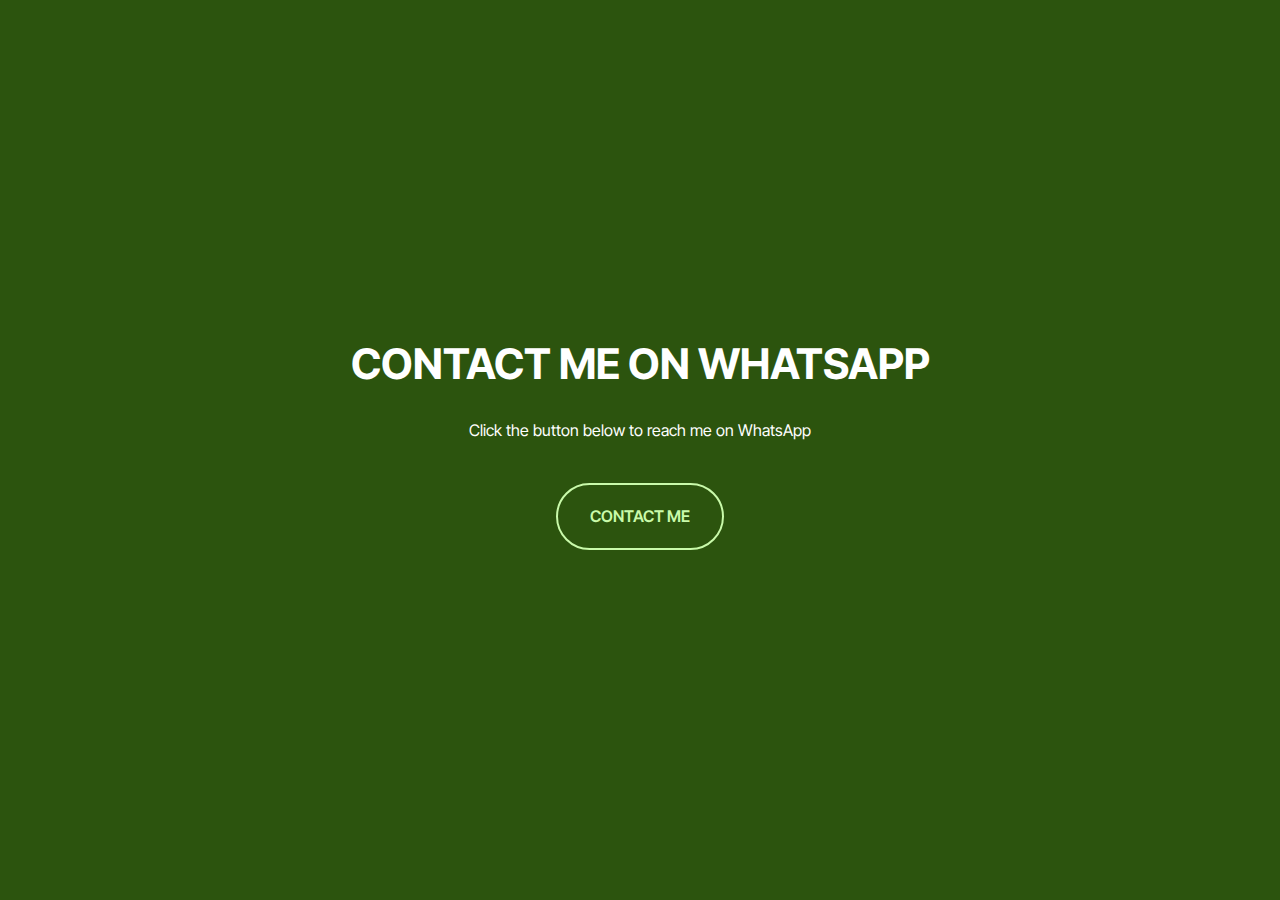
<file: index.html>
<!DOCTYPE html>
<html  >
<head>
  <!-- Site made with Mobirise Website Builder v5.9.18, https://mobirise.com -->
  <meta charset="UTF-8">
  <meta http-equiv="X-UA-Compatible" content="IE=edge">
  <meta name="generator" content="Mobirise v5.9.18, mobirise.com">
  <meta name="viewport" content="width=device-width, initial-scale=1, minimum-scale=1">
  <link rel="shortcut icon" href="assets/images/download-3.png" type="image/x-icon">
  <meta name="description" content="">
  
  
  <title>Home</title>
  <link rel="stylesheet" href="assets/bootstrap/css/bootstrap.min.css">
  <link rel="stylesheet" href="assets/bootstrap/css/bootstrap-grid.min.css">
  <link rel="stylesheet" href="assets/bootstrap/css/bootstrap-reboot.min.css">
  <link rel="stylesheet" href="assets/theme/css/style.css">
  <link rel="preload" href="https://fonts.googleapis.com/css2?family=Inter+Tight:wght@400;700&display=swap&display=swap" as="style" onload="this.onload=null;this.rel='stylesheet'">
  <noscript><link rel="stylesheet" href="https://fonts.googleapis.com/css2?family=Inter+Tight:wght@400;700&display=swap&display=swap"></noscript>
  <link rel="preload" as="style" href="assets/mobirise/css/mbr-additional.css?v=3J3Db8"><link rel="stylesheet" href="assets/mobirise/css/mbr-additional.css?v=3J3Db8" type="text/css">

  
  
  
</head>
<body>
  
  <section data-bs-version="5.1" class="header19 cid-uFkU3masJ9 mbr-fullscreen" id="header19-0">
  

  
  
  <div class="container">
    <div class="row">
      <div class="content-wrap col-12 col-md-8">
        <h1 class="mbr-section-title mbr-fonts-style mb-4 display-1"><strong>CONTACT ME ON WHATSAPP</strong></h1>
        <p class="mbr-fonts-style mbr-text mb-4 display-7">
          Click the button below to reach me on WhatsApp
        </p>
        <div class="mbr-section-btn"><a class="btn btn-primary-outline display-7" href="https://wa.me/2349156431311">CONTACT ME</a></div>
        
      </div>
    </div>
  </div>
</section>


<section class="display-7" style="padding: 0;align-items: center;justify-content: center;flex-wrap: wrap;    align-content: center;display: flex;position: relative;height: 0rem;"><a href="https://mobiri.se/3041800" style="flex: 1 1;height: 0rem;position: absolute;width: 100%;z-index: 1;"><img alt="" style="height: 0rem;" src="[data-uri]"></a><p style="margin: 0;text-align: center;" class="display-7">&#8204;</p><a style="z-index:1" href="https://mobirise.com/builder/ai-website-builder.html"> </a></section><script src="assets/bootstrap/js/bootstrap.bundle.min.js"></script>  <script src="assets/smoothscroll/smooth-scroll.js"></script>  <script src="assets/ytplayer/index.js"></script>  <script src="assets/theme/js/script.js"></script>  
  
  
</body>
</html>
</file>
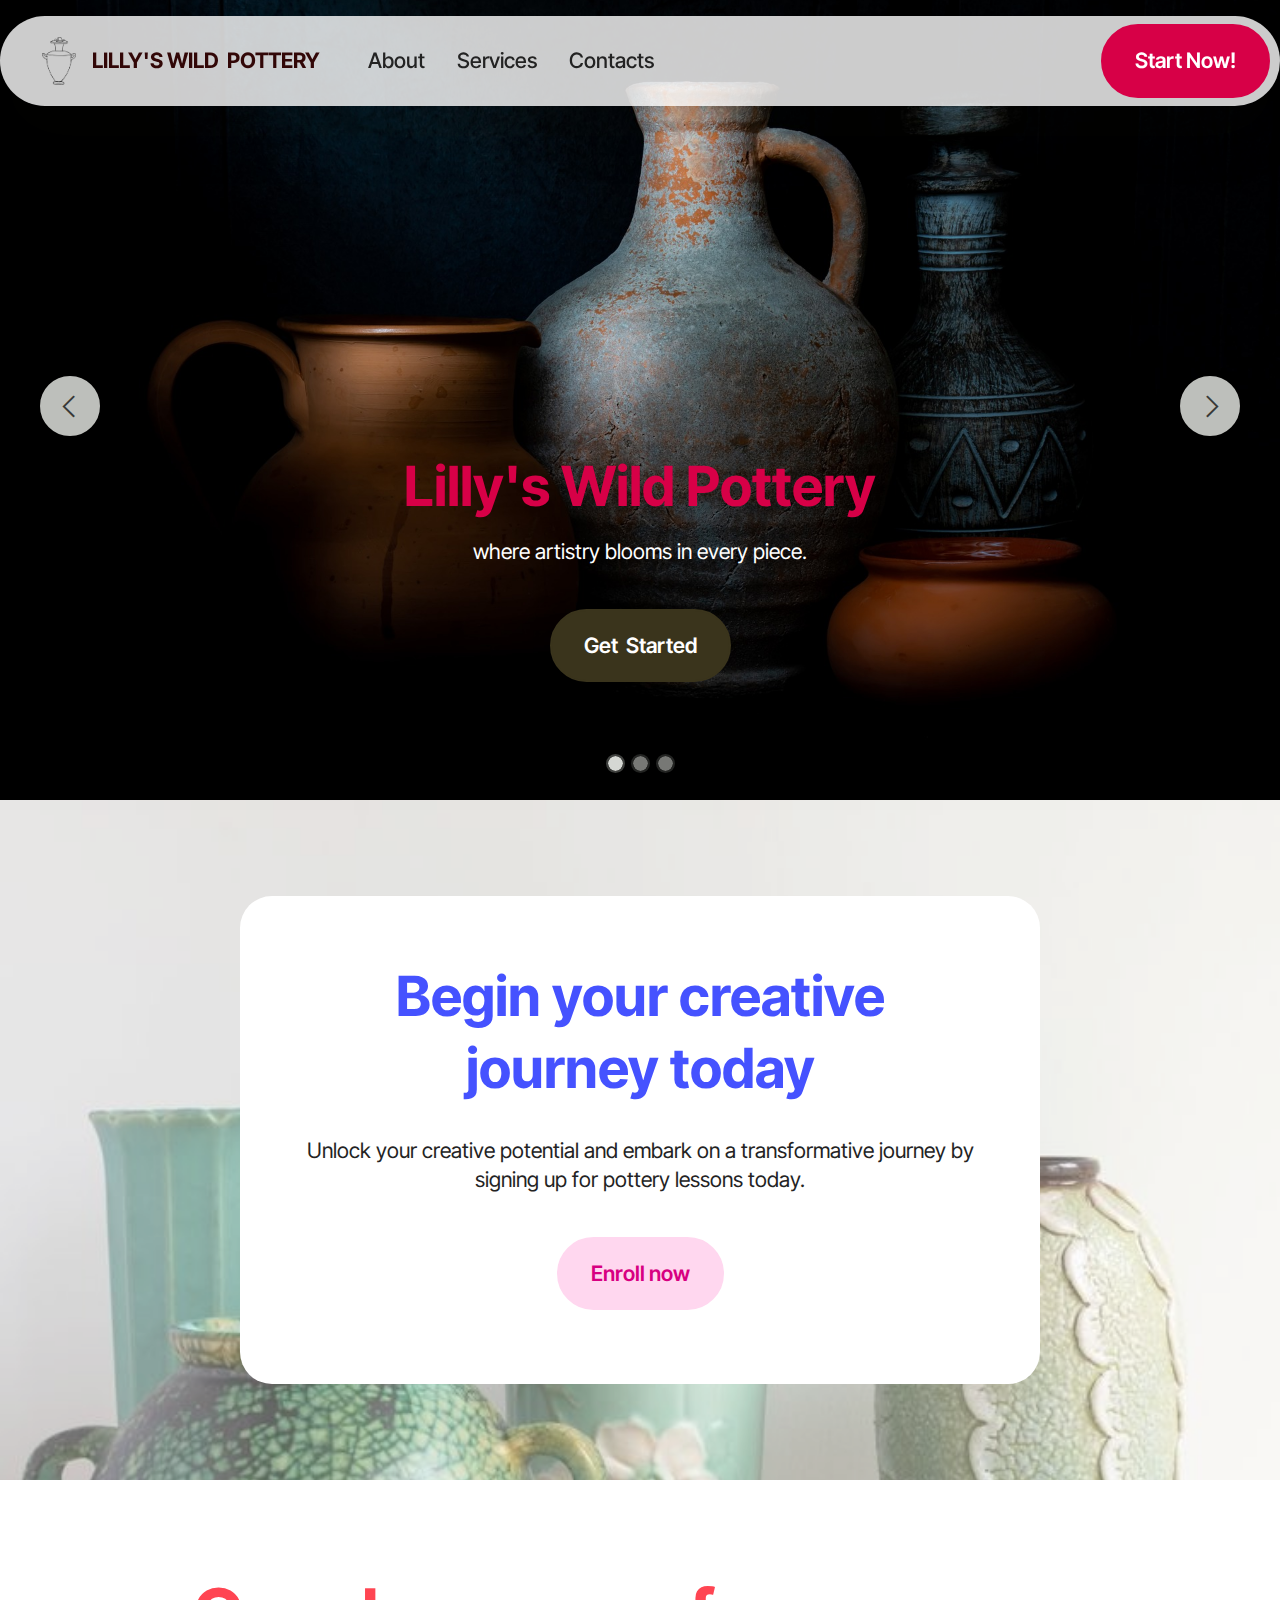
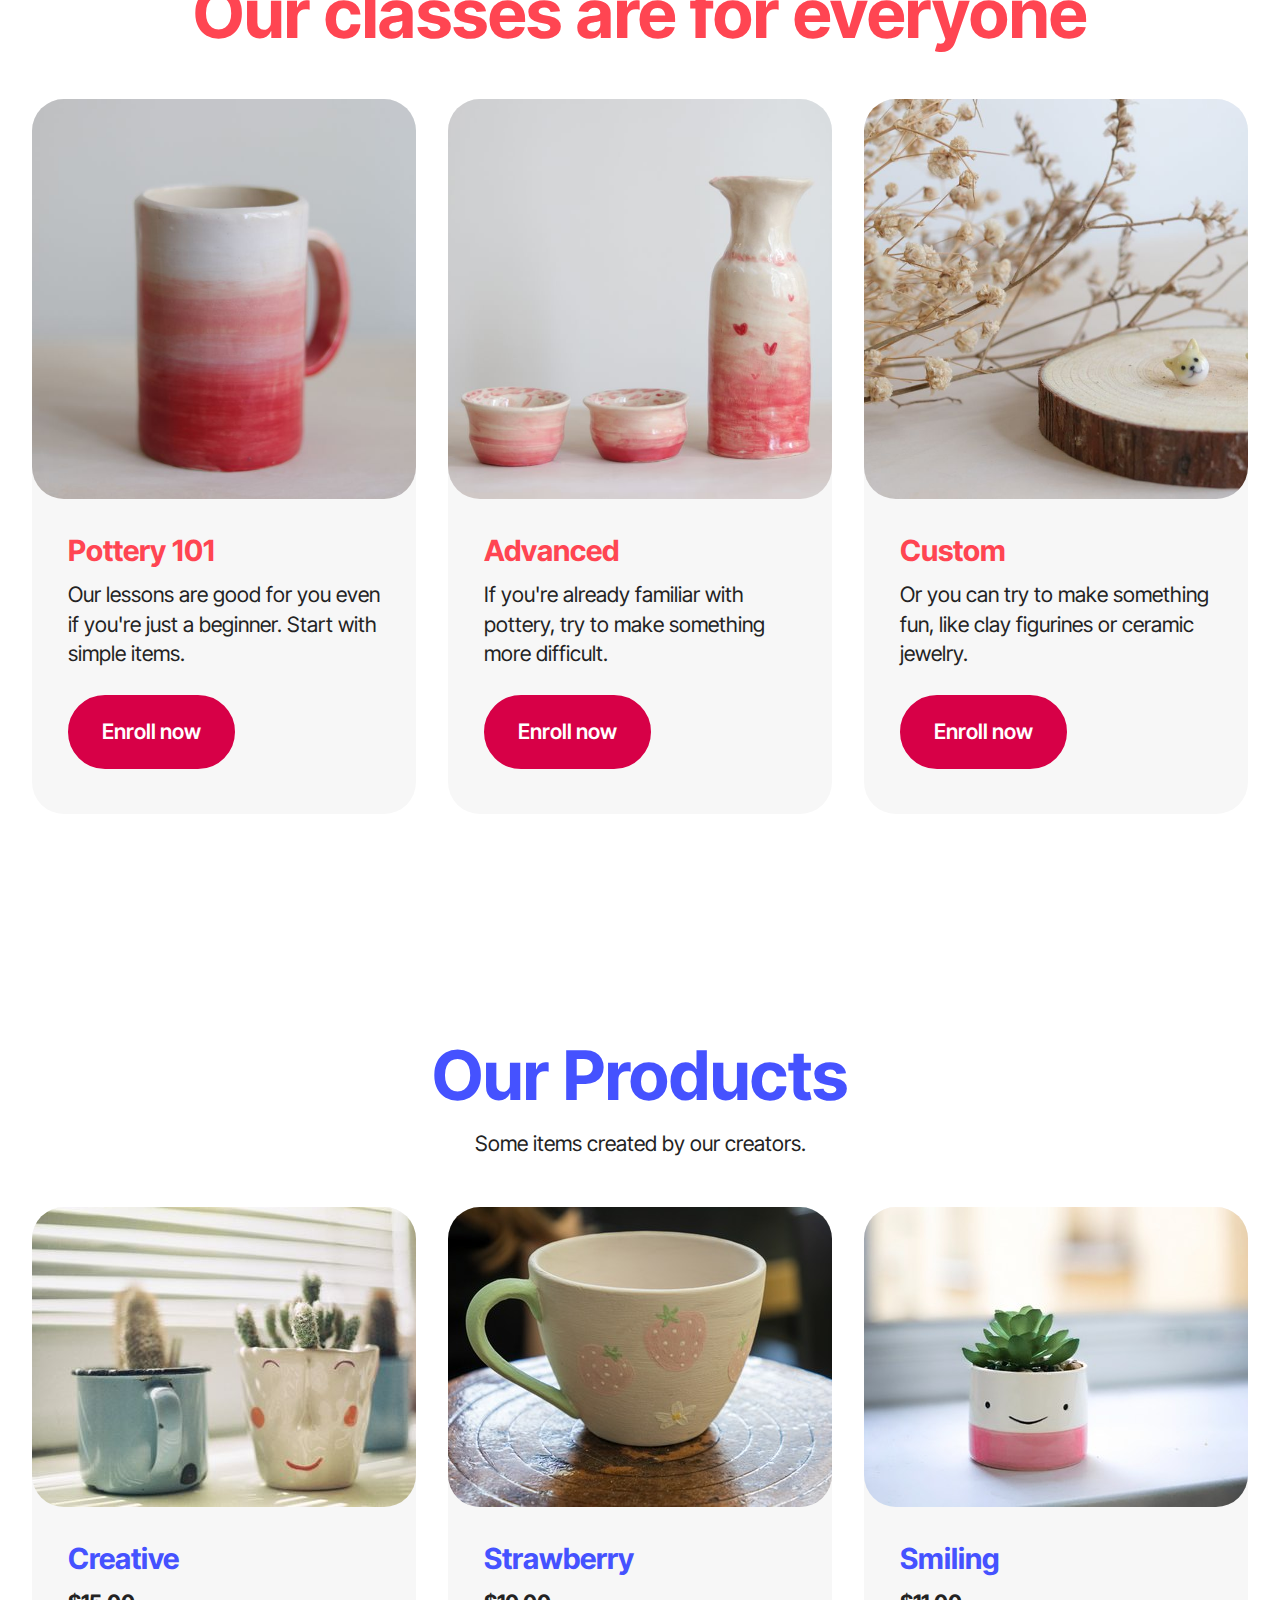
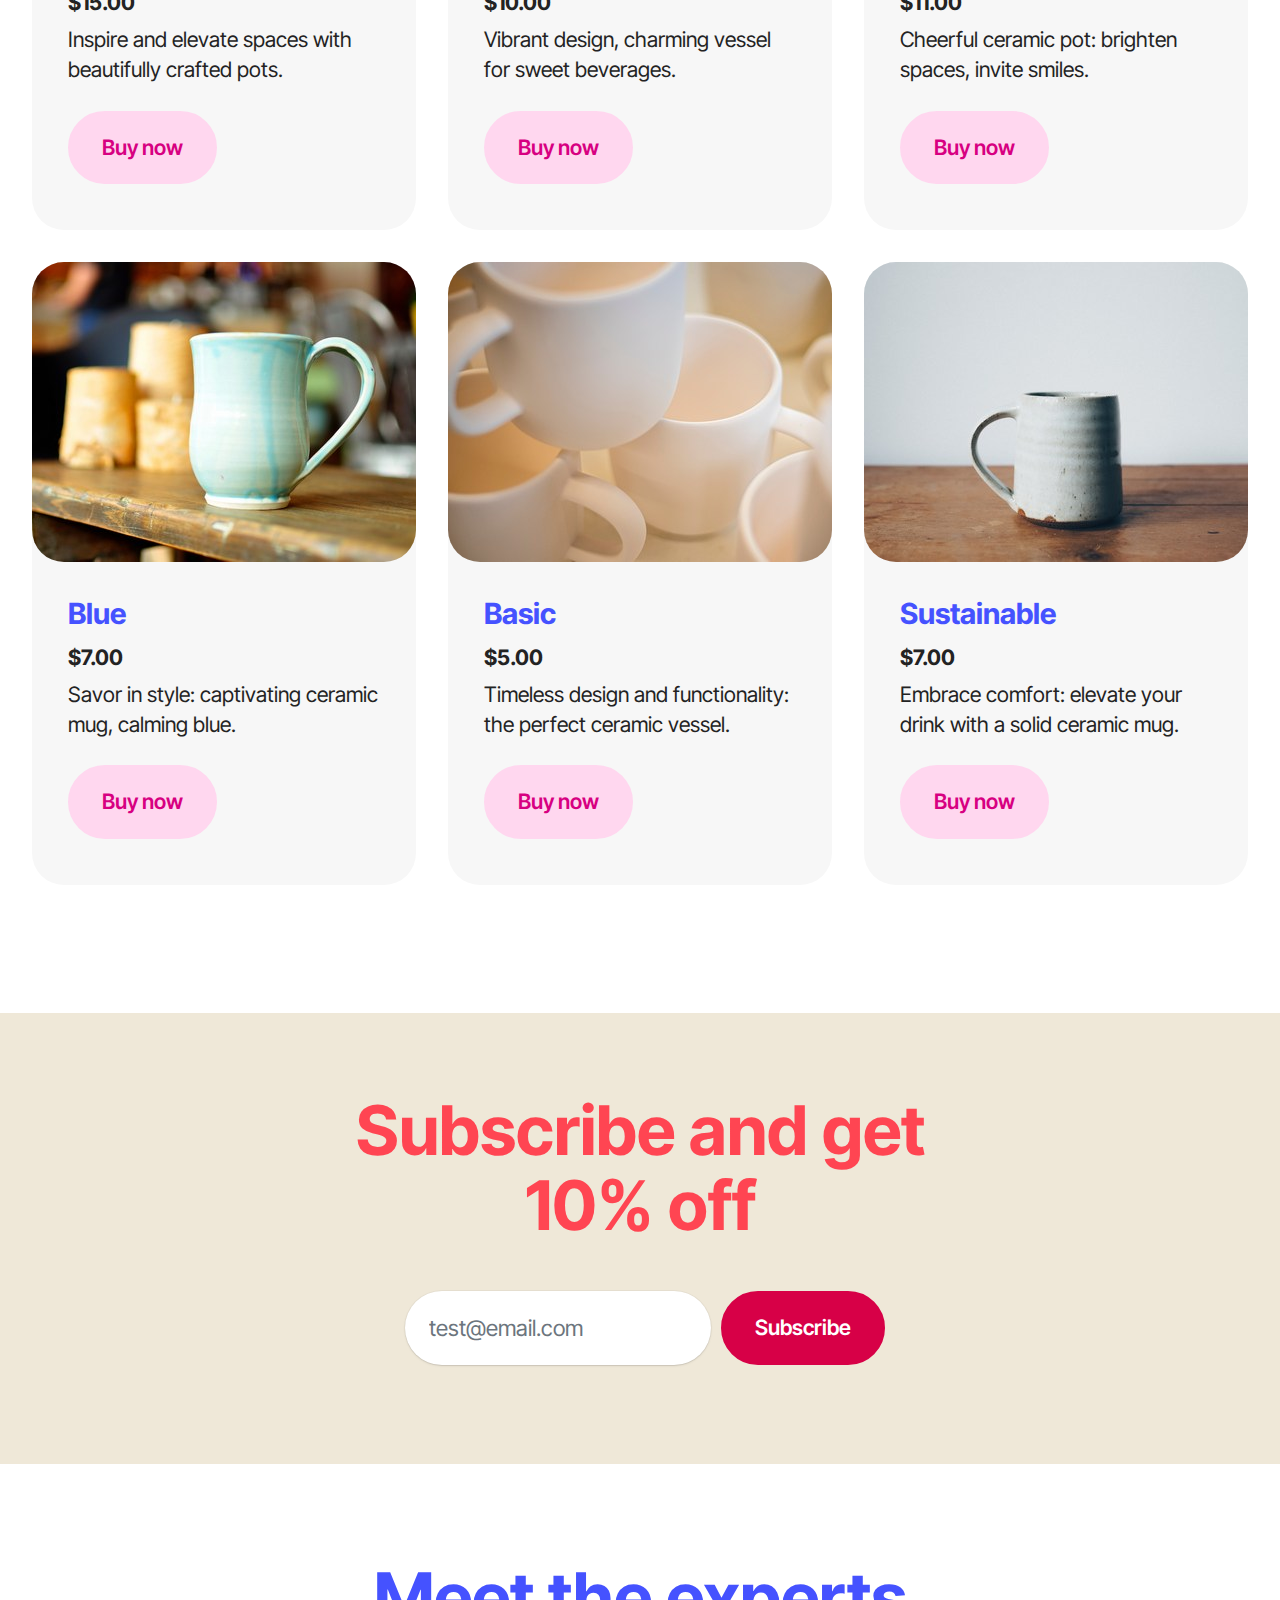
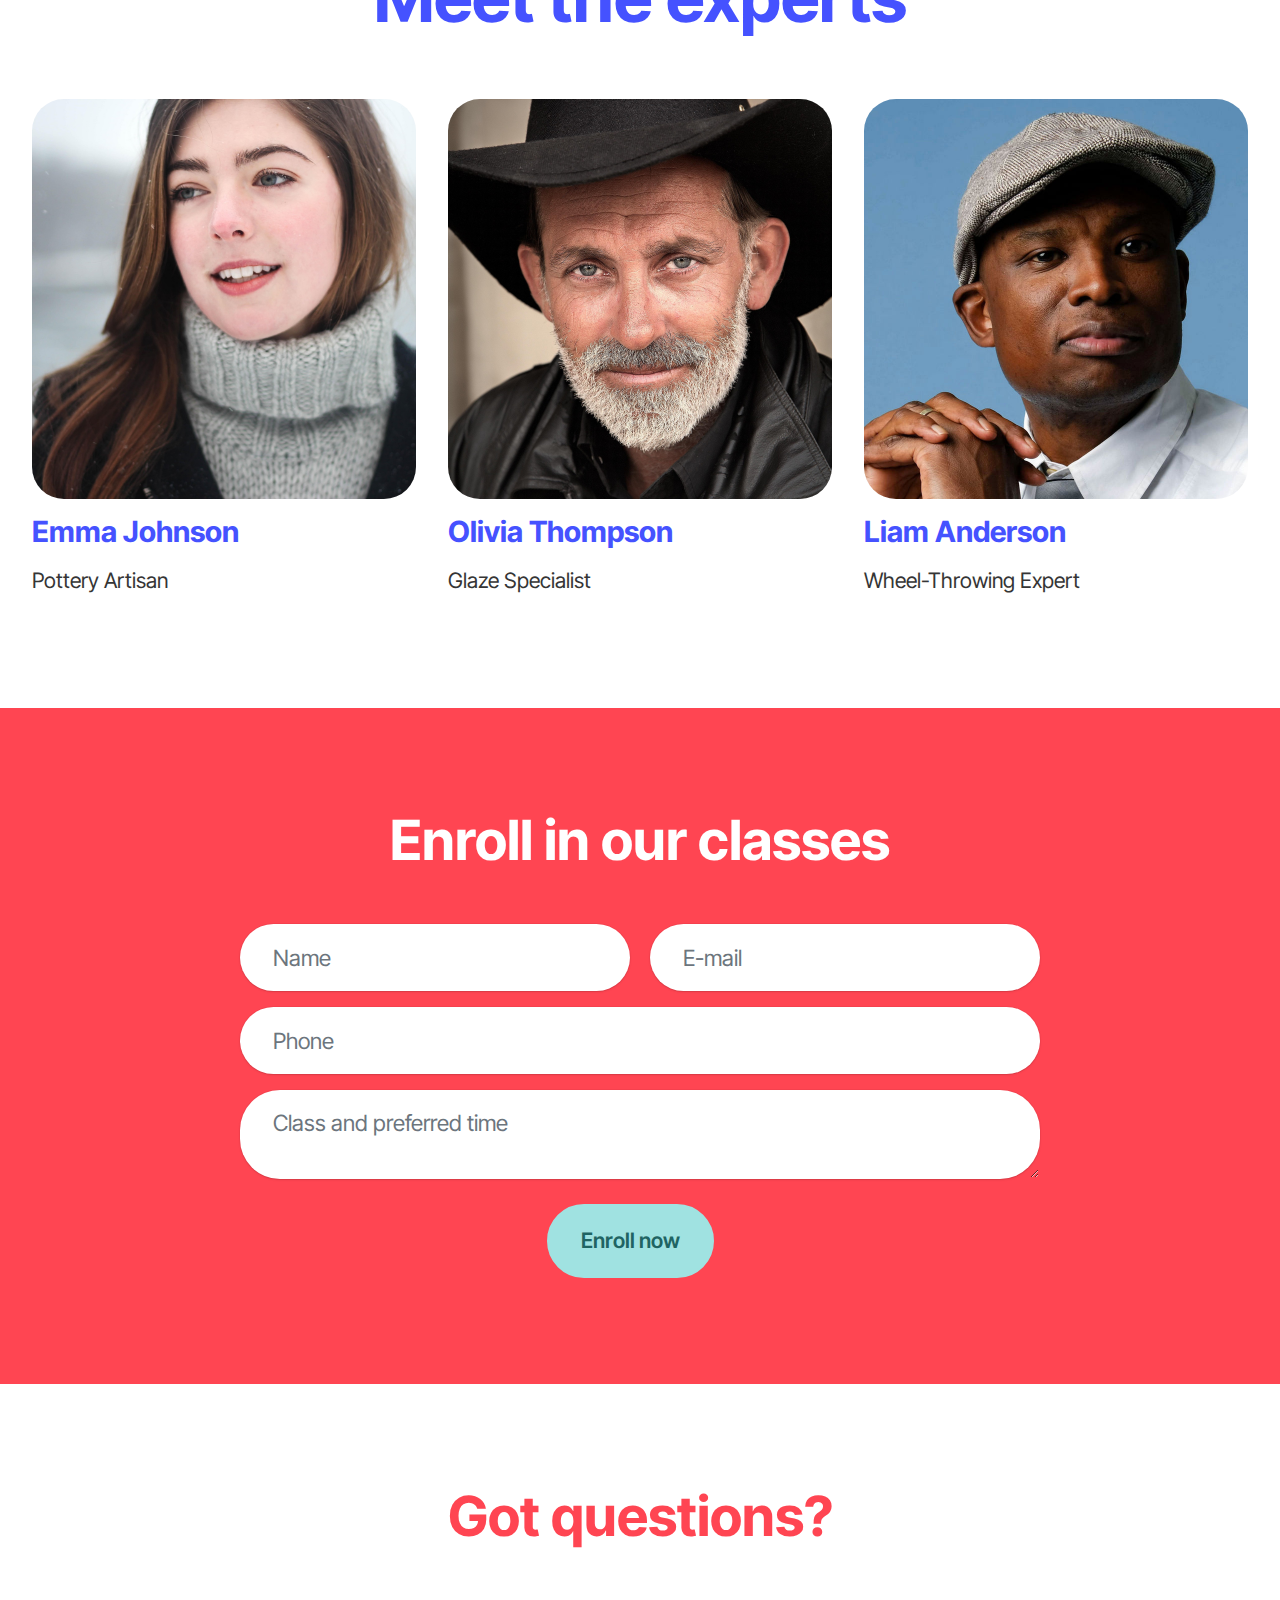
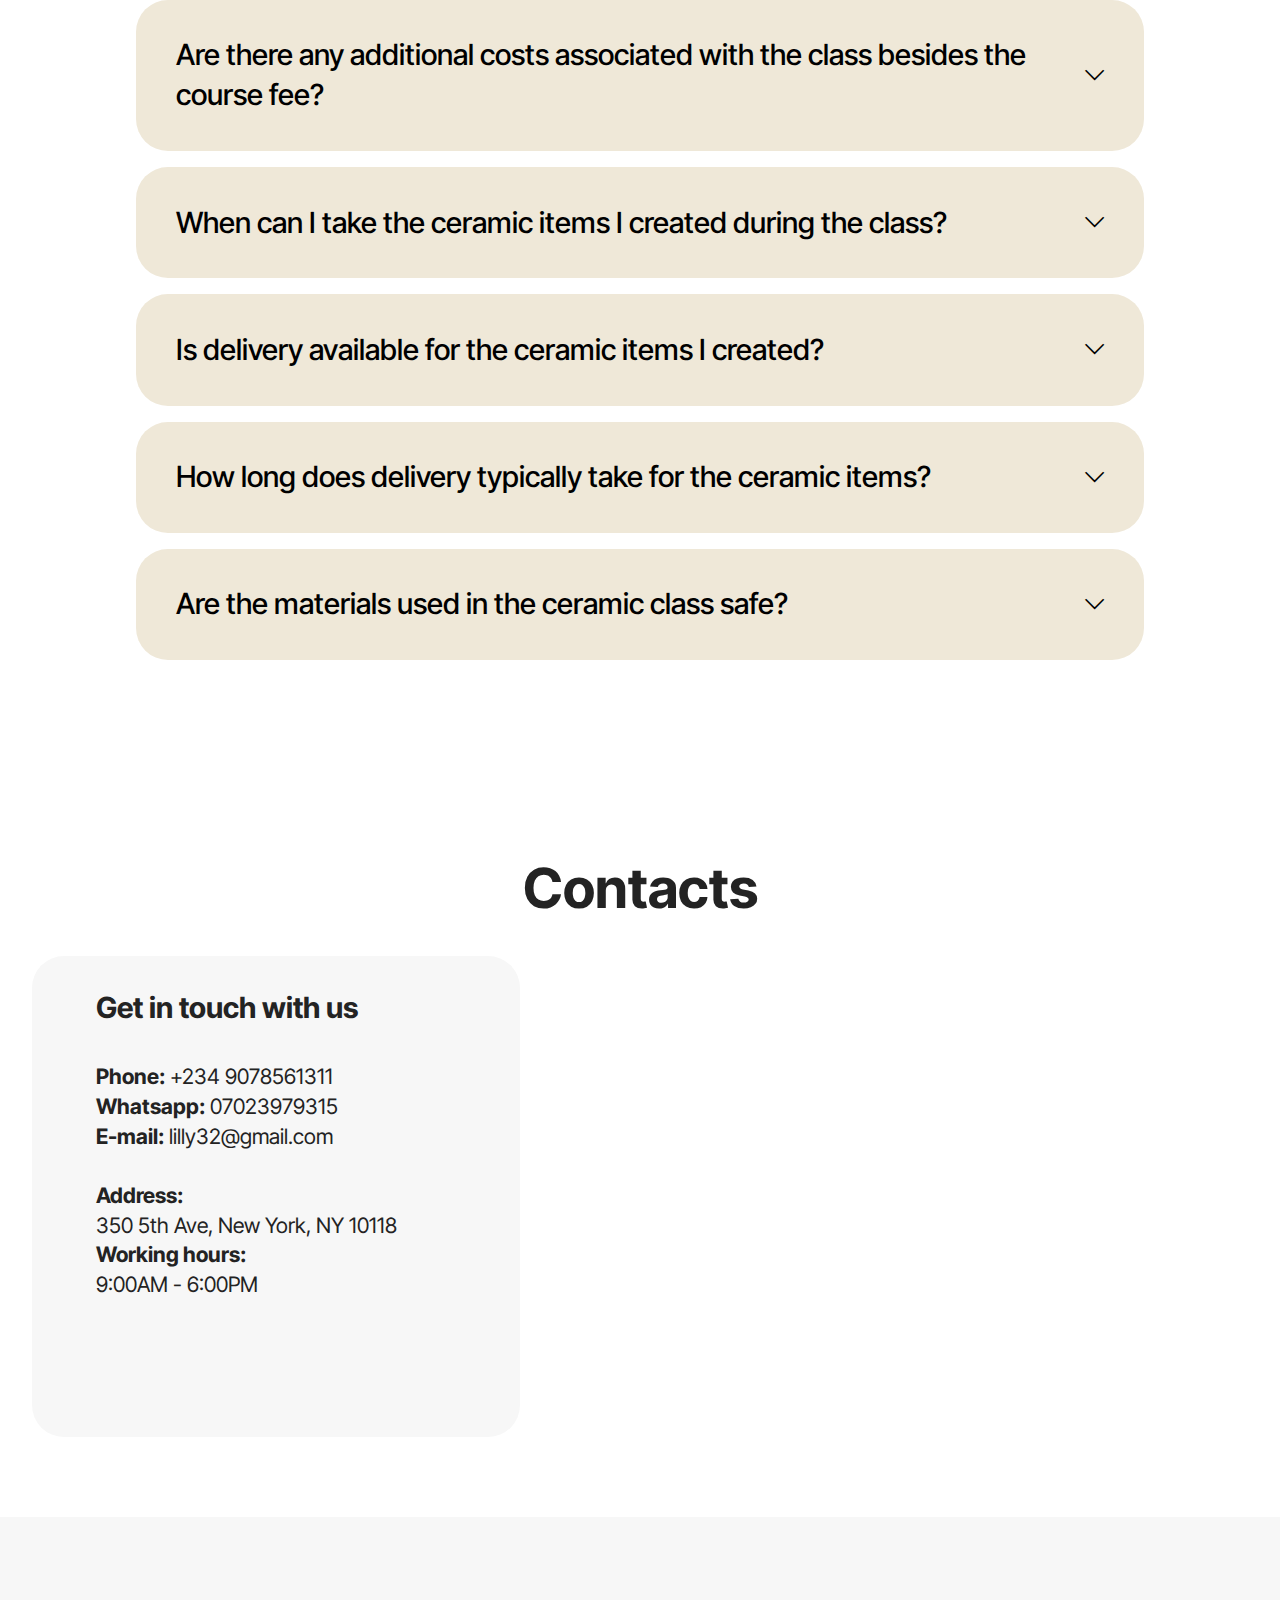
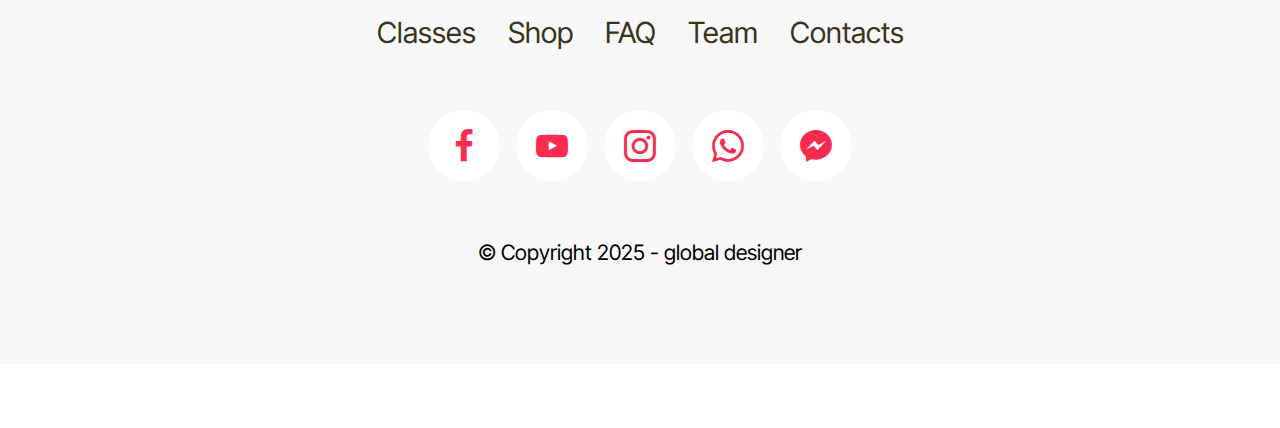
<file: m/index.html>
<!DOCTYPE html>
<html  >
<head>
  <!-- Site made with Mobirise Website Builder v5.9.18, https://mobirise.com -->
  <meta charset="UTF-8">
  <meta http-equiv="X-UA-Compatible" content="IE=edge">
  <meta name="generator" content="Mobirise v5.9.18, mobirise.com">
  <meta name="viewport" content="width=device-width, initial-scale=1, minimum-scale=1">
  <link rel="shortcut icon" href="assets/images/mbr.png" type="image/x-icon">
  <meta name="description" content="">
  
  
  <title>Home</title>
  <link rel="stylesheet" href="assets/web/assets/mobirise-icons2/mobirise2.css">
  <link rel="stylesheet" href="assets/bootstrap/css/bootstrap.min.css">
  <link rel="stylesheet" href="assets/bootstrap/css/bootstrap-grid.min.css">
  <link rel="stylesheet" href="assets/bootstrap/css/bootstrap-reboot.min.css">
  <link rel="stylesheet" href="assets/dropdown/css/style.css">
  <link rel="stylesheet" href="assets/socicon/css/styles.css">
  <link rel="stylesheet" href="assets/theme/css/style.css">
  <link rel="preload" href="https://fonts.googleapis.com/css2?family=Inter+Tight:wght@400;700&display=swap&display=swap" as="style" onload="this.onload=null;this.rel='stylesheet'">
  <noscript><link rel="stylesheet" href="https://fonts.googleapis.com/css2?family=Inter+Tight:wght@400;700&display=swap&display=swap"></noscript>
  <link rel="preload" as="style" href="assets/mobirise/css/mbr-additional.css?v=CAwaFa"><link rel="stylesheet" href="assets/mobirise/css/mbr-additional.css?v=CAwaFa" type="text/css">

  
  
  
</head>
<body>
  
  <section data-bs-version="5.1" class="menu menu1 cid-uFiP2SUFr2" once="menu" id="menu01-c">
	

	<nav class="navbar navbar-dropdown navbar-fixed-top navbar-expand-lg">
		<div class="container">
			<div class="navbar-brand">
				<span class="navbar-logo">
					
						<img src="assets/images/mbr.png" alt="pot" style="height: 3rem;">
					
				</span>
				<span class="navbar-caption-wrap"><a class="navbar-caption text-info display-4" href="https://mobiri.se">LILLY'S WILD&nbsp; POTTERY</a></span>
			</div>
			<button class="navbar-toggler" type="button" data-toggle="collapse" data-bs-toggle="collapse" data-target="#navbarSupportedContent" data-bs-target="#navbarSupportedContent" aria-controls="navbarNavAltMarkup" aria-expanded="false" aria-label="Toggle navigation">
				<div class="hamburger">
					<span></span>
					<span></span>
					<span></span>
					<span></span>
				</div>
			</button>
			<div class="collapse navbar-collapse" id="navbarSupportedContent">
				<ul class="navbar-nav nav-dropdown" data-app-modern-menu="true"><li class="nav-item">
						<a class="nav-link link text-black display-4" href="">About</a>
					</li>
					<li class="nav-item">
						<a class="nav-link link text-black display-4" href="" aria-expanded="false">Services</a>
					</li>
					<li class="nav-item">
						<a class="nav-link link text-black display-4" href="">Contacts</a>
					</li></ul>
				
				<div class="navbar-buttons mbr-section-btn">
					<a class="btn btn-primary display-4" href=""> Start Now!</a>
				</div>
			</div>
		</div>
	</nav>
</section>

<section data-bs-version="5.1" class="slider3 cid-uFiUgoGwPU" id="slider03-f">
    
    <div class="carousel slide" id="uFkpeyBmOq" data-interval="5000" data-bs-interval="5000">
        <ol class="carousel-indicators">
            <li data-slide-to="0" data-bs-slide-to="0" class="active" data-target="#uFkpeyBmOq" data-bs-target="#uFkpeyBmOq"></li>
            <li data-slide-to="1" data-bs-slide-to="1" data-target="#uFkpeyBmOq" data-bs-target="#uFkpeyBmOq"></li>
            <li data-slide-to="2" data-bs-slide-to="2" data-target="#uFkpeyBmOq" data-bs-target="#uFkpeyBmOq"></li>
        </ol>
        <div class="carousel-inner">
            <div class="carousel-item slider-image item active">
                <div class="item-wrapper">
                    <img class="d-block w-100" src="assets/images/mbr-2.jpg" alt="picture">
                    
                    <div class="carousel-caption">
                        <h5 class="mbr-section-subtitle mbr-fonts-style mb-3 display-2"><strong>Lilly's Wild Pottery</strong></h5>
                        <p class="mbr-section-text mbr-fonts-style mb-4 display-7">where artistry blooms in every piece.</p>
                        <div class="mbr-section-btn mb-5"><a class="btn btn-success display-7" href="https://mobiri.se">Get&nbsp; Started</a></div>     
                    </div>
                </div>
            </div>
            <div class="carousel-item slider-image item">
                <div class="item-wrapper">
                    <img class="d-block w-100" src="assets/images/mbr-3.jpg" alt="image">
                    
                    <div class="carousel-caption">
                        <h5 class="mbr-section-subtitle mbr-fonts-style mb-3 display-2"><strong>Feel Nature</strong></h5>
                        <p class="mbr-section-text mbr-fonts-style mb-4 display-7">Where Clay Meets Nature's Beauty.</p>
                        <div class="mbr-section-btn mb-5"><a class="btn btn-success display-7" href="">Explore more</a></div>     
                    </div>
                </div>
            </div>
            <div class="carousel-item slider-image item">
                <div class="item-wrapper">
                    <img class="d-block w-100" src="assets/images/mbr-5.jpg" alt="img">
                    
                    <div class="carousel-caption">
                        <h5 class="mbr-section-subtitle mbr-fonts-style mb-3 display-2">Beautify Your Space</h5>
                        <p class="mbr-section-text mbr-fonts-style mb-4 display-7">From Lilly's Hand To&nbsp; Your Home.</p>
                        <div class="mbr-section-btn mb-5"><a class="btn btn-success display-7" href="">Get started</a></div>     
                    </div>
                </div>
            </div>
        </div>
        <a class="carousel-control carousel-control-prev" role="button" data-slide="prev" data-bs-slide="prev" href="#uFkpeyBmOq">
            <span class="mobi-mbri mobi-mbri-arrow-prev" aria-hidden="true"></span>
            <span class="sr-only visually-hidden">Previous</span>
        </a>
        <a class="carousel-control carousel-control-next" role="button" data-slide="next" data-bs-slide="next" href="#uFkpeyBmOq">
            <span class="mobi-mbri mobi-mbri-arrow-next" aria-hidden="true"></span>
            <span class="sr-only visually-hidden">Next</span>
        </a>
    </div>
</section>

<section data-bs-version="5.1" class="header14 cid-tJGD1DIY2H" id="header14-2">
	

	
	<div class="mbr-overlay" style="opacity: 0.3; background-color: rgb(255, 255, 255);"></div>
	<div class="container">
		<div class="row justify-content-center">
			<div class="card col-12 col-md-12 col-lg-8">
				<div class="card-wrapper">
					<div class="card-box align-center">
						<h1 class="card-title mbr-fonts-style mb-4 display-2"><strong>Begin your creative journey today</strong></h1>
						<p class="mbr-text mbr-fonts-style mb-4 display-7">
							Unlock your creative potential and embark on a transformative journey by signing up for pottery lessons today.
						</p>
						<div class="mbr-section-btn mt-4"><a class="btn btn-secondary display-7" href="index.html#form02-0">Enroll now</a></div>
					</div>
				</div>
			</div>
		</div>
	</div>
</section>

<section data-bs-version="5.1" class="features4 cid-tJGEoKGifq" id="features04-3">
	
	
	<div class="container">
		<div class="mbr-section-head mb-5">
			<h4 class="mbr-section-title mbr-fonts-style align-left mb-3 display-1"><strong>Our classes are for everyone</strong></h4>
			
			
		</div>
		<div class="row">
			<div class="item features-image col-12 col-md-6 col-lg-4">
				<div class="item-wrapper">
					<div class="item-img">
						<img src="assets/images/clayton-robbins-e3b0j05ic20-unsplash-1.jpg" alt="Mobirise Website Builder">
					</div>
					<div class="item-content">
						<h5 class="item-title mbr-fonts-style display-5"><strong>Pottery 101</strong></h5>
						
						<p class="mbr-text mbr-fonts-style display-7">
							Our lessons are good for you even if you're just a beginner. Start with simple items.
						</p>
						<div class="mbr-section-btn item-footer"><a href="ivy...." class="btn item-btn btn-primary display-7">Enroll now</a></div>
					</div>

				</div>
			</div>
			<div class="item features-image col-12 col-md-6 col-lg-4">
				<div class="item-wrapper">
					<div class="item-img">
						<img src="assets/images/clayton-robbins-ypynhyr7xrs-unsplash-1.jpg" alt="Website ">
					</div>
					<div class="item-content">
						<h5 class="item-title mbr-fonts-style display-5">
							<strong>Advanced</strong>
						</h5>
						
						<p class="mbr-text mbr-fonts-style display-7">
							If you're already familiar with pottery, try to make something more difficult.
						</p>
						<div class="mbr-section-btn item-footer"><a href="index.html#form02-0" class="btn item-btn btn-primary display-7">Enroll now</a></div>
					</div>
				</div>
			</div>
			<div class="item features-image col-12 col-md-6 col-lg-4">
				<div class="item-wrapper">
					<div class="item-img">
						<img src="assets/images/clayton-robbins-kmzrutvsqai-unsplash-1.jpg" alt="Mobirise Website Builder">
					</div>
					<div class="item-content">
						<h5 class="item-title mbr-fonts-style display-5">
							<strong>Custom</strong></h5>
						
						<p class="mbr-text mbr-fonts-style display-7">
							Or you can try to make something fun, like clay figurines or ceramic jewelry.<br>
						</p>
						<div class="mbr-section-btn item-footer"><a href="index.html#form02-0" class="btn item-btn btn-primary display-7">Enroll now</a></div>
					</div>
				</div>
			</div>
			
			
			
		</div>
	</div>
</section>

<section data-bs-version="5.1" class="features4 cid-tJGKiS9ad3" id="features04-5">
	
	
	<div class="container">
		<div class="mbr-section-head mb-5">
			<h4 class="mbr-section-title mbr-fonts-style align-left mb-3 display-1">
				<strong>Our Products</strong>
			</h4>
			<h5 class="mbr-section-subtitle mbr-fonts-style align-left mb-3 display-7">Some items created by our creators.</h5>
			
		</div>
		<div class="row">
			
			<div class="item features-image col-12 col-md-6 col-lg-4 active">
				<div class="item-wrapper">
					<div class="item-img">
						<img src="assets/images/fernando-lavin-qxaavqecvew-unsplash-1.jpg" alt="Mobirise Website Builder" data-slide-to="0" data-bs-slide-to="0">
					</div>
					<div class="item-content">
						<h5 class="item-title mbr-fonts-style display-5">
							<strong>Creative</strong>
						</h5>
						<h6 class="item-subtitle mbr-fonts-style display-7">
							<strong>$15.00</strong>
						</h6>
						<p class="mbr-text mbr-fonts-style display-7">
							Inspire and elevate spaces with beautifully crafted pots.
						</p>
						<div class="mbr-section-btn item-footer"><a href="" class="btn item-btn btn-secondary display-7">Buy now</a></div>
					</div>
				</div>
			</div><div class="item features-image col-12 col-md-6 col-lg-4">
				<div class="item-wrapper">
					<div class="item-img">
						<img src="assets/images/grant-durr-vfgskggimaa-unsplash-1.jpg" alt="Mobirise Website Builder" data-slide-to="1" data-bs-slide-to="1">
					</div>
					<div class="item-content">
						<h5 class="item-title mbr-fonts-style display-5">
							<strong>Strawberry</strong>
						</h5>
						<h6 class="item-subtitle mbr-fonts-style display-7">
							<strong>$10.00</strong>
						</h6>
						<p class="mbr-text mbr-fonts-style display-7">
							Vibrant design, charming vessel for sweet beverages.
						</p>
						<div class="mbr-section-btn item-footer"><a href="" class="btn item-btn btn-secondary display-7">Buy now</a></div>
					</div>

				</div>
			</div>
			<div class="item features-image col-12 col-md-6 col-lg-4">
				<div class="item-wrapper">
					<div class="item-img">
						<img src="assets/images/faria-anzum-onk9ilkizs4-unsplash.jpg" alt="Website " data-slide-to="1" data-bs-slide-to="1">
					</div>
					<div class="item-content">
						<h5 class="item-title mbr-fonts-style display-5">
							<strong>Smiling</strong>
						</h5>
						<h6 class="item-subtitle mbr-fonts-style display-7">
							<strong>$11.00</strong>
						</h6>
						<p class="mbr-text mbr-fonts-style display-7">
							Cheerful ceramic pot: brighten spaces, invite smiles.<br>
						</p>
						<div class="mbr-section-btn item-footer"><a href="" class="btn item-btn btn-secondary display-7">Buy now</a></div>
					</div>
				</div>
			</div>
			<div class="item features-image col-12 col-md-6 col-lg-4">
				<div class="item-wrapper">
					<div class="item-img">
						<img src="assets/images/christy-moyer-5ippjvbbyo-unsplash.jpg" alt="Mine" data-slide-to="3" data-bs-slide-to="3">
					</div>
					<div class="item-content">
						<h5 class="item-title mbr-fonts-style display-5">
							<strong>Blue</strong>
						</h5>
						<h6 class="item-subtitle mbr-fonts-style display-7">
							<strong>$7.00</strong>
						</h6>
						<p class="mbr-text mbr-fonts-style display-7">
							Savor in style: captivating ceramic mug, calming blue.<br>
						</p>
						<div class="mbr-section-btn item-footer"><a href="" class="btn item-btn btn-secondary display-7">Buy now</a></div>
					</div>
				</div>
			</div><div class="item features-image col-12 col-md-6 col-lg-4">
				<div class="item-wrapper">
					<div class="item-img">
						<img src="assets/images/amin-hasani-kiifsibhkqw-unsplash.jpg" alt="Mobirise Website Builder" data-slide-to="4" data-bs-slide-to="4">
					</div>
					<div class="item-content">
						<h5 class="item-title mbr-fonts-style display-5">
							<strong>Basic</strong>
						</h5>
						<h6 class="item-subtitle mbr-fonts-style display-7">
							<strong>$5.00</strong>
						</h6>
						<p class="mbr-text mbr-fonts-style display-7">
							Timeless design and functionality: the perfect ceramic vessel.<br>
						</p>
						<div class="mbr-section-btn item-footer"><a href="" class="btn item-btn btn-secondary display-7">Buy now</a></div>
					</div>
				</div>
			</div>
			
			<div class="item features-image col-12 col-md-6 col-lg-4">
				<div class="item-wrapper">
					<div class="item-img">
						<img src="assets/images/annie-spratt-n42ogaqn32o-unsplash.jpg" alt="Mobirise Website Builder" data-slide-to="4" data-bs-slide-to="4">
					</div>
					<div class="item-content">
						<h5 class="item-title mbr-fonts-style display-5">
							<strong>Sustainable</strong>
						</h5>
						<h6 class="item-subtitle mbr-fonts-style display-7">
							<strong>$7.00</strong>
						</h6>
						<p class="mbr-text mbr-fonts-style display-7">
							Embrace comfort: elevate your drink with a solid ceramic mug.<br>
						</p>
						<div class="mbr-section-btn item-footer"><a href="" class="btn item-btn btn-secondary display-7">Buy now</a></div>
					</div>
				</div>
			</div>
		</div>
	</div>
</section>

<section data-bs-version="5.1" class="form1 cid-tJGQpvh1d5" id="form01-6">
	

	

	<div class="container-fluid">
		<div class="row content-wrapper justify-content-center">
			<div class="col-lg-7 mbr-form">
				<div class="col-lg-12 col-md-12 col-sm-12">
					<h5 class="mbr-section-title mbr-fonts-style mb-5 display-1"><strong>Subscribe and get 10% off</strong></h5>
				</div>

				<div class="text-wrapper align-left" data-form-type="formoid">
					<!--Formbuilder Form-->
					<form action="https://mobirise.eu/" method="POST" class="mbr-form form-with-styler" data-form-title="Form Name"><input type="hidden" name="email" data-form-email="true" value="ky5/SCxYGNkm7Np2BUBVKq7SJcZbfDaH2uYz+gsg5tfECbRCloZlqJVXZK/QUErkvj70oVTcwuVkDSDlpKXydP+buKz/GqfQLvSUWNzyL7BhllIYwV19n2NjdhJbh+T/">
						<div class="row">
							<div hidden="hidden" data-form-alert="" class="alert alert-success col-12">Thanks for filling out the form!</div>
							<div hidden="hidden" data-form-alert-danger="" class="alert alert-danger col-12">
								Oops...! some problem!
							</div>
						</div>
						<div class="dragArea row">
							<div data-for="email" class="col-lg-6 col-md-6 col-sm-12 form-group">
								<input type="email" name="email" placeholder="test@email.com" data-form-field="email" class="form-control display-7" value="" id="email-form01-6">
							</div>
							<div class="col-auto mbr-section-btn"><button type="submit" class="w-100 w-100 w-100 w-100 w-100 w-100 btn btn-primary display-7">Subscribe</button></div>
						</div>
					</form>
					<!--Formbuilder Form-->
				</div>
			</div>
		</div>
	</div>
</section>

<section data-bs-version="5.1" class="people3 cid-tJGQCkAyg1" id="people03-7">
	
	
	<div class="container">
		<div class="mbr-section-head mb-4">
			<h4 class="mbr-section-title mbr-fonts-style align-center mb-3 display-1">
				<strong>Meet the experts</strong></h4>
			
		</div>
		<div class="row">
			<div class="item features-image col-12 col-md-6 col-lg-4">
				<div class="item-wrapper">
					<div class="item-img mb-3">
						<img src="assets/images/mbr-6.jpg" alt="icon" title="">
					</div>
					<div class="item-content align-left">
						
						<h6 class="item-subtitle mbr-fonts-style mb-3 display-5"><strong>Emma Johnson</strong></h6>
						<p class="mbr-text mbr-fonts-style mt-3 display-7">
							Pottery Artisan
						</p>
					</div>
					
				</div>
			</div>
			<div class="item features-image col-12 col-md-6 col-lg-4">
				<div class="item-wrapper">
					<div class="item-img mb-3">
						<img src="assets/images/mbr-7.jpg" alt="imgg" title="">
					</div>
					<div class="item-content align-left">
						
						<h6 class="item-subtitle mbr-fonts-style mb-3 display-5"><strong>Olivia Thompson</strong></h6>
						<p class="mbr-text mbr-fonts-style mt-3 display-7">
							Glaze Specialist
						</p>
					</div>
					
				</div>
			</div>
			<div class="item features-image col-12 col-md-6 col-lg-4">
				<div class="item-wrapper">
					<div class="item-img mb-3">
						<img src="assets/images/team3.jpg" alt="Mobirise Website Builder" title="">
					</div>
					<div class="item-content align-left">
						
						<h6 class="item-subtitle mbr-fonts-style mb-3 display-5"><strong>Liam Anderson</strong></h6>
						<p class="mbr-text mbr-fonts-style mt-3 display-7">
							Wheel-Throwing Expert <br>
						</p>
					</div>
					
				</div>
			</div>
		</div>
	</div>
</section>

<section data-bs-version="5.1" class="form5 cid-tL70TtsETn" id="form02-0">
    
    
    <div class="container">
        <div class="mbr-section-head mb-5">
            <h3 class="mbr-section-title mbr-fonts-style align-center mb-0 display-2"><strong>Enroll in our classes</strong></h3>
            
        </div>
        <div class="row justify-content-center mt-4">
            <div class="col-lg-8 mx-auto mbr-form" data-form-type="formoid">
                <form action="https://mobirise.eu/" method="POST" class="mbr-form form-with-styler" data-form-title="Form Name"><input type="hidden" name="email" data-form-email="true" value="4I57kEqMnx9lT9n91iLB2eJZCjUqjAv+kfIckM55oMKj9D87lsLLTqDdpbzW25jaAgZPLXH3m2aUEnPsZSXJX7pSzF5txUagMyTlwuyQj8yfdy9E1JFzwTiqVJ6CQEQA">
                    <div class="row">
                        <div hidden="hidden" data-form-alert="" class="alert alert-success col-12">Thanks for filling out the form!</div>
                        <div hidden="hidden" data-form-alert-danger="" class="alert alert-danger col-12">
                            Oops...! some problem!
                        </div>
                    </div>
                    <div class="dragArea row">
                        <div class="col-md col-sm-12 form-group mb-3" data-for="name">
                            <input type="text" name="name" placeholder="Name" data-form-field="name" class="form-control" value="" id="name-form02-0">
                        </div>
                        <div class="col-md col-sm-12 form-group mb-3" data-for="email">
                            <input type="email" name="email" placeholder="E-mail" data-form-field="email" class="form-control" value="" id="email-form02-0">
                        </div>
                        <div class="col-12 form-group mb-3" data-for="phone">
                            <input type="tel" name="phone" placeholder="Phone" data-form-field="phone" class="form-control" value="" id="phone-form02-0">
                        </div>
                        <div class="col-12 form-group mb-3" data-for="textarea">
                            <textarea name="textarea" placeholder="Class and preferred time" data-form-field="textarea" class="form-control" id="textarea-form02-0"></textarea>
                        </div>
                        <div class="col-lg-12 col-md-12 col-sm-12 align-center mbr-section-btn"><button type="submit" class="btn btn-warning display-7">Enroll now</button></div>
                    </div>
                </form>
            </div>
        </div>
    </div>
</section>

<section data-bs-version="5.1" class="list1 cid-tJGRlgYbKj" id="list01-8">
	
	
	<div class="container">
		<div class="row justify-content-center">
			<div class="col-12 col-md-12 col-lg-10 m-auto">
				<div class="content">
					<div class="mbr-section-head align-left mb-5">
						
						<h3 class="mbr-section-title mb-2 mbr-fonts-style display-2">
							<strong>Got questions?</strong>
						</h3>
					</div>
					<div id="bootstrap-accordion_8" class="panel-group accordionStyles accordion" role="tablist" aria-multiselectable="true">
						<div class="card mb-3">
							<div class="card-header" role="tab" id="headingOne">
								<a role="button" class="panel-title collapsed" data-toggle="collapse" data-bs-toggle="collapse" data-core="" href="#collapse1_8" aria-expanded="false" aria-controls="collapse1">
									<h6 class="panel-title-edit mbr-semibold mbr-fonts-style mb-0 display-5">Are there any additional costs associated with the class besides the course fee?</h6>
									<span class="sign mbr-iconfont mobi-mbri-arrow-down"></span>
								</a>
							</div>
							<div id="collapse1_8" class="panel-collapse noScroll collapse" role="tabpanel" aria-labelledby="headingOne" data-parent="#accordion" data-bs-parent="#bootstrap-accordion_8">
								<div class="panel-body">
									<p class="mbr-fonts-style panel-text display-7">
										No, there are no additional costs associated with the class. The course fee covers all the materials, tools, and firing services necessary for your ceramic creations.
									</p>
								</div>
							</div>
						</div>
						<div class="card mb-3">
							<div class="card-header" role="tab" id="headingOne">
								<a role="button" class="panel-title collapsed" data-toggle="collapse" data-bs-toggle="collapse" data-core="" href="#collapse2_8" aria-expanded="false" aria-controls="collapse2">
									<h6 class="panel-title-edit mbr-semibold mbr-fonts-style mb-0 display-5">When can I take the ceramic items I created during the class?</h6>
									<span class="sign mbr-iconfont mobi-mbri-arrow-down"></span>
								</a>
							</div>
							<div id="collapse2_8" class="panel-collapse noScroll collapse" role="tabpanel" aria-labelledby="headingOne" data-parent="#accordion" data-bs-parent="#bootstrap-accordion_8">
								<div class="panel-body">
									<p class="mbr-fonts-style panel-text display-7">
										You can take the ceramic items you created home after a period of three weeks. This allows sufficient time for the pieces to dry and go through the necessary firing process to ensure they are durable and ready for you to enjoy.
									</p>
								</div>
							</div>
						</div>
						<div class="card mb-3">
							<div class="card-header" role="tab" id="headingOne">
								<a role="button" class="panel-title collapsed" data-toggle="collapse" data-bs-toggle="collapse" data-core="" href="#collapse3_8" aria-expanded="false" aria-controls="collapse3">
									<h6 class="panel-title-edit mbr-semibold mbr-fonts-style mb-0 display-5">Is delivery available for the ceramic items I created?</h6>
									<span class="sign mbr-iconfont mobi-mbri-arrow-down"></span>
								</a>
							</div>
							<div id="collapse3_8" class="panel-collapse noScroll collapse" role="tabpanel" aria-labelledby="headingOne" data-parent="#accordion" data-bs-parent="#bootstrap-accordion_8">
								<div class="panel-body">
									<p class="mbr-fonts-style panel-text display-7">
										Yes, delivery options are available for the ceramic items you created during the class. We can provide information on delivery services and associated costs, allowing you to conveniently receive your finished pieces at your preferred location.
									</p>
								</div>
							</div>
						</div>
						<div class="card mb-3">
							<div class="card-header" role="tab" id="headingOne">
								<a role="button" class="panel-title collapsed" data-toggle="collapse" data-bs-toggle="collapse" data-core="" href="#collapse4_8" aria-expanded="false" aria-controls="collapse4">
									<h6 class="panel-title-edit mbr-semibold mbr-fonts-style mb-0 display-5">How long does delivery typically take for the ceramic items?</h6>
									<span class="sign mbr-iconfont mobi-mbri-arrow-down"></span>
								</a>
							</div>
							<div id="collapse4_8" class="panel-collapse noScroll collapse" role="tabpanel" aria-labelledby="headingOne" data-parent="#accordion" data-bs-parent="#bootstrap-accordion_8">
								<div class="panel-body">
									<p class="mbr-fonts-style panel-text display-7">
										Delivery times for the ceramic items can vary depending on your location and the delivery service used. We will provide an estimate of the delivery timeframe, ensuring you have a clear expectation of when you can expect to receive your creations.
									</p>
								</div>
							</div>
						</div>
						<div class="card mb-3">
							<div class="card-header" role="tab" id="headingOne">
								<a role="button" class="panel-title collapsed" data-toggle="collapse" data-bs-toggle="collapse" data-core="" href="#collapse5_8" aria-expanded="false" aria-controls="collapse5">
									<h6 class="panel-title-edit mbr-semibold mbr-fonts-style mb-0 display-5">Are the materials used in the ceramic class safe?</h6>
									<span class="sign mbr-iconfont mobi-mbri-arrow-down"></span>
								</a>
							</div>
							<div id="collapse5_8" class="panel-collapse noScroll collapse" role="tabpanel" aria-labelledby="headingOne" data-parent="#accordion" data-bs-parent="#bootstrap-accordion_8">
								<div class="panel-body">
									<p class="mbr-fonts-style panel-text display-7">
										Yes, the materials used in the ceramic class are safe. The course provider ensures that the materials, such as clay and glazes, are non-toxic and suitable for use in ceramic art. Safety guidelines and best practices are followed to ensure a safe and enjoyable learning environment.
									</p>
								</div>
							</div>
						</div>
						
					</div>
				</div>
			</div>
		</div>
	</div>
</section>

<section data-bs-version="5.1" class="contacts3 map1 cid-tL7eRYxhmt" id="contacts3-1">

    

    
    
    <div class="container">
        <div class="mbr-section-head">
            <h3 class="mbr-section-title mbr-fonts-style align-center mb-0 display-2">
                <strong>Contacts</strong>
            </h3>
            
        </div>
        <div class="row justify-content-center mt-4">
            <div class="card col-12 col-md-5">
                <div class="card-wrapper">
                    <div class="text-wrapper">
                        <h6 class="card-title mbr-fonts-style mb-1 display-5"><strong>Get in touch with us</strong></h6>
                        <p class="mbr-text mbr-fonts-style display-7"><br><strong>Phone:</strong>&nbsp;+234 9078561311<br><strong>Whatsapp:</strong>&nbsp;07023979315<br><strong>E-mail:</strong>&nbsp;lilly32@gmail.com<br><br><strong>Address:&nbsp;</strong><br>350 5th Ave, New York, NY 10118<br><strong>Working hours: </strong><br>9:00AM - 6:00PM<br><br><br><br>
                        </p>
                    </div>
                </div>

            </div>
            <div class="map-wrapper col-12 col-md-7">
                <div class="google-map"><iframe frameborder="0" style="border:0" src="https://www.google.com/maps/embed?pb=!1m14!1m8!1m3!1d6045.3003145248895!2d-73.9884657!3d40.7477229!3m2!1i1024!2i768!4f13.1!3m3!1m2!1s0x89c259a9ac1f1b85%3A0x7e33d1c0e7af3be4!2zMzUwIDV0aCBBdmUsIE5ldyBZb3JrLCBOWSAxMDExOCwg0KHQqNCQ!5e0!3m2!1sru!2sru!4v1689597362021!5m2!1sen!2sen" allowfullscreen=""></iframe></div>
            </div>
        </div>
    </div>
</section>

<section data-bs-version="5.1" class="footer3 programm5 cid-tL7oDZlVRK" once="footers" id="footer03-3">

        

    

    <div class="container">
        <div class="row">

            <div class="row-links mb-4">
                <ul class="header-menu">
                  
                  
                  
                  
                <li class="header-menu-item mbr-fonts-style display-5"><a href="index.html#features04-3" class="text-success">Classes</a></li><li class="header-menu-item mbr-fonts-style display-5"><a href="index.html#features04-5" class="text-success">Shop</a></li><li class="header-menu-item mbr-fonts-style display-5"><a href="index.html#list01-8" class="text-success">FAQ</a></li><li class="header-menu-item mbr-fonts-style display-5"><a href="index.html#people03-7" class="text-success">Team</a></li><li class="header-menu-item mbr-fonts-style display-5"><a href="index.html#contacts3-1" class="text-success">Contacts</a></li></ul>
              </div>

            <div class="col-12">
                <div class="social-row">
                    <div class="soc-item">
                        <a href="" target="_blank">
                            <span class="mbr-iconfont socicon socicon-facebook display-7"></span>
                        </a>
                    </div>
                    <div class="soc-item">
                        <a href="" target="_blank">
                            <span class="mbr-iconfont socicon-youtube socicon"></span>
                        </a>
                    </div>
                    <div class="soc-item">
                        <a href="" target="_blank">
                            <span class="mbr-iconfont socicon-instagram socicon"></span>
                        </a>
                    </div>
                    <div class="soc-item">
                        <a href="" target="_blank">
                            <span class="mbr-iconfont socicon-whatsapp socicon"></span>
                        </a>
                    </div>
                    <div class="soc-item">
                        <a href="" target="_blank">
                            <span class="mbr-iconfont socicon-messenger socicon" style=""></span>
                        </a>
                    </div>
                </div>
            </div>
            <div class="col-12 mt-5">
                <p class="mbr-fonts-style copyright display-7">
                    © Copyright 2025 - global designer</p>
					<a href="amufelicity32@gmail.com"></a>
            </div>
        </div>
    </div>
</section><section class="display-7" style="padding: 0;align-items: center;justify-content: center;flex-wrap: wrap;    align-content: center;display: flex;position: relative;height: 4rem;"><a href="https://mobiri.se/3041800" style="flex: 1 1;height: 4rem;position: absolute;width: 100%;z-index: 1;"><img alt="" style="height: 4rem;" src="[data-uri]"></a><p style="margin: 0;text-align: center;" class="display-7">&#8204;</p><a style="z-index:1" href="https://mobirise.com/builder/ai-website-creator.html">  </a></section><script src="assets/bootstrap/js/bootstrap.bundle.min.js"></script>  <script src="assets/smoothscroll/smooth-scroll.js"></script>  <script src="assets/ytplayer/index.js"></script>  <script src="assets/dropdown/js/navbar-dropdown.js"></script>  <script src="assets/mbr-switch-arrow/mbr-switch-arrow.js"></script>  <script src="assets/theme/js/script.js"></script>  <script src="assets/formoid/formoid.min.js"></script>  
  
  
</body>
</html>
</file>
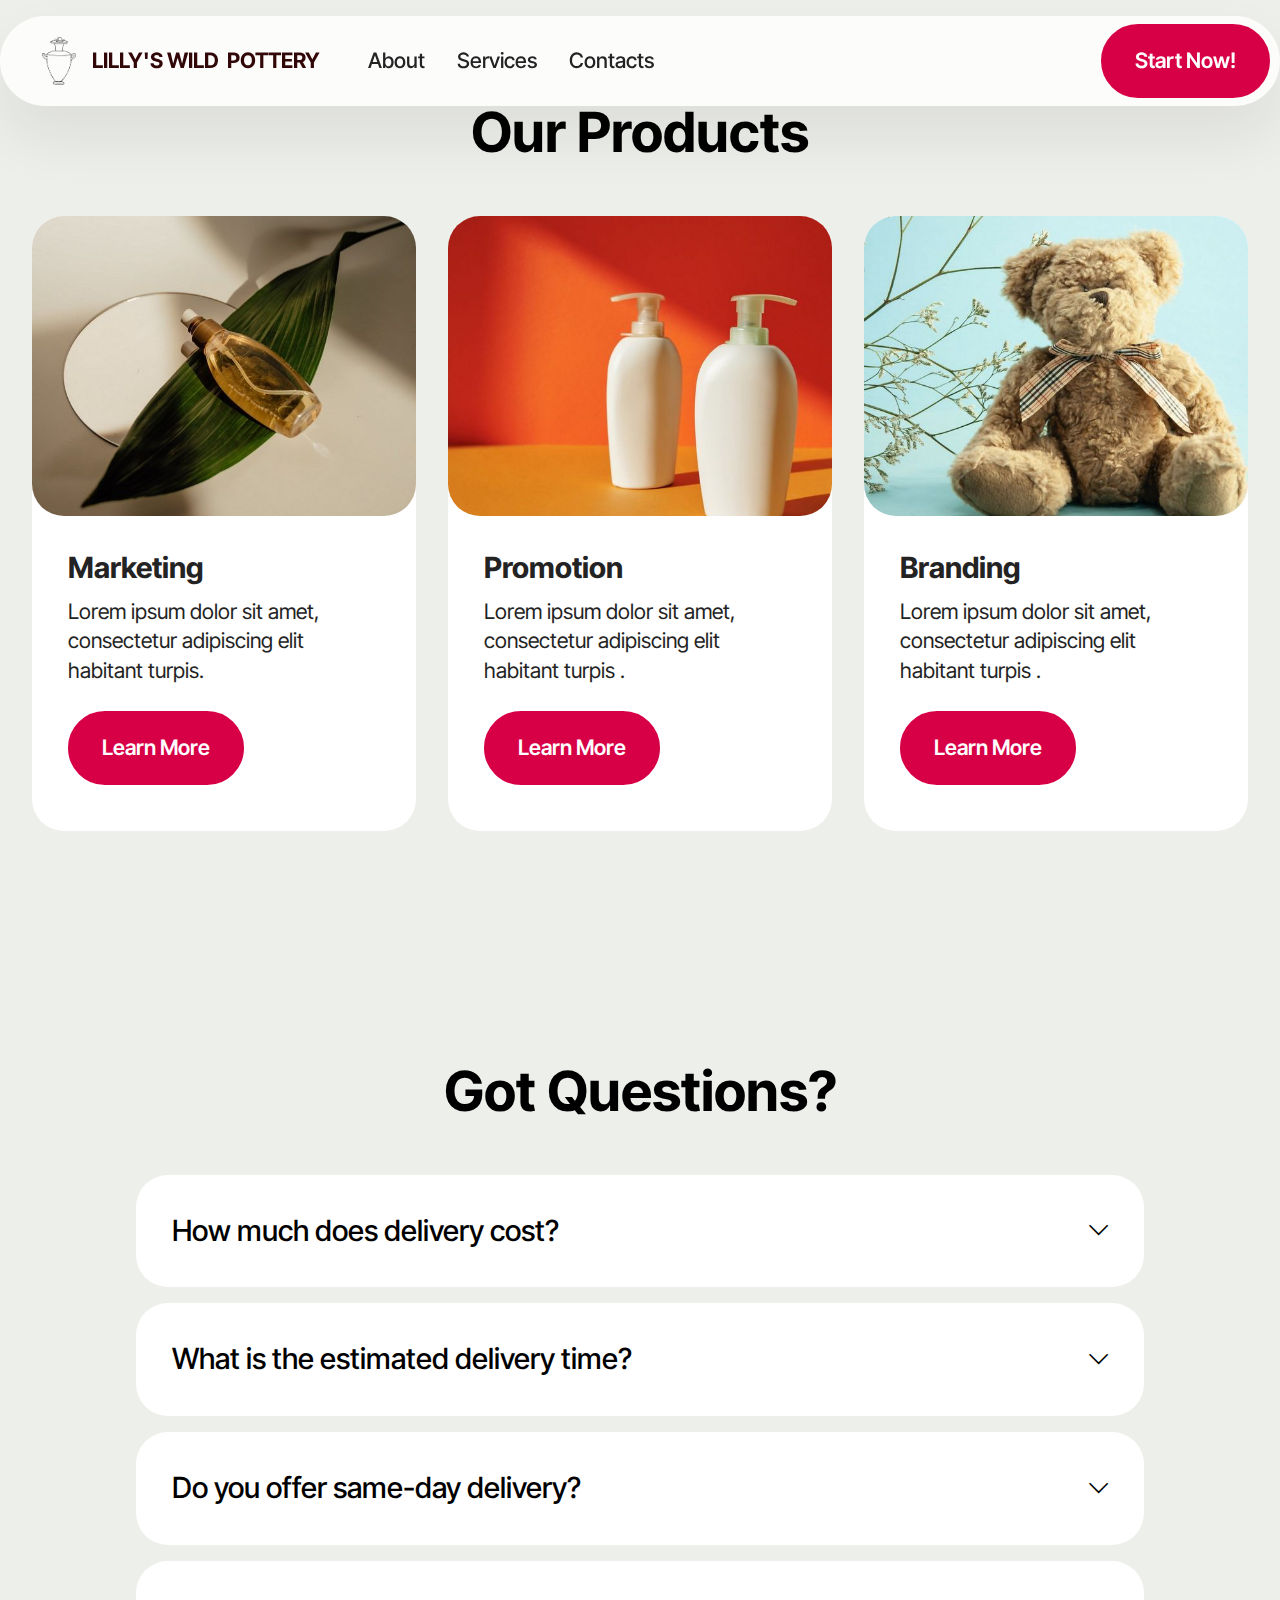
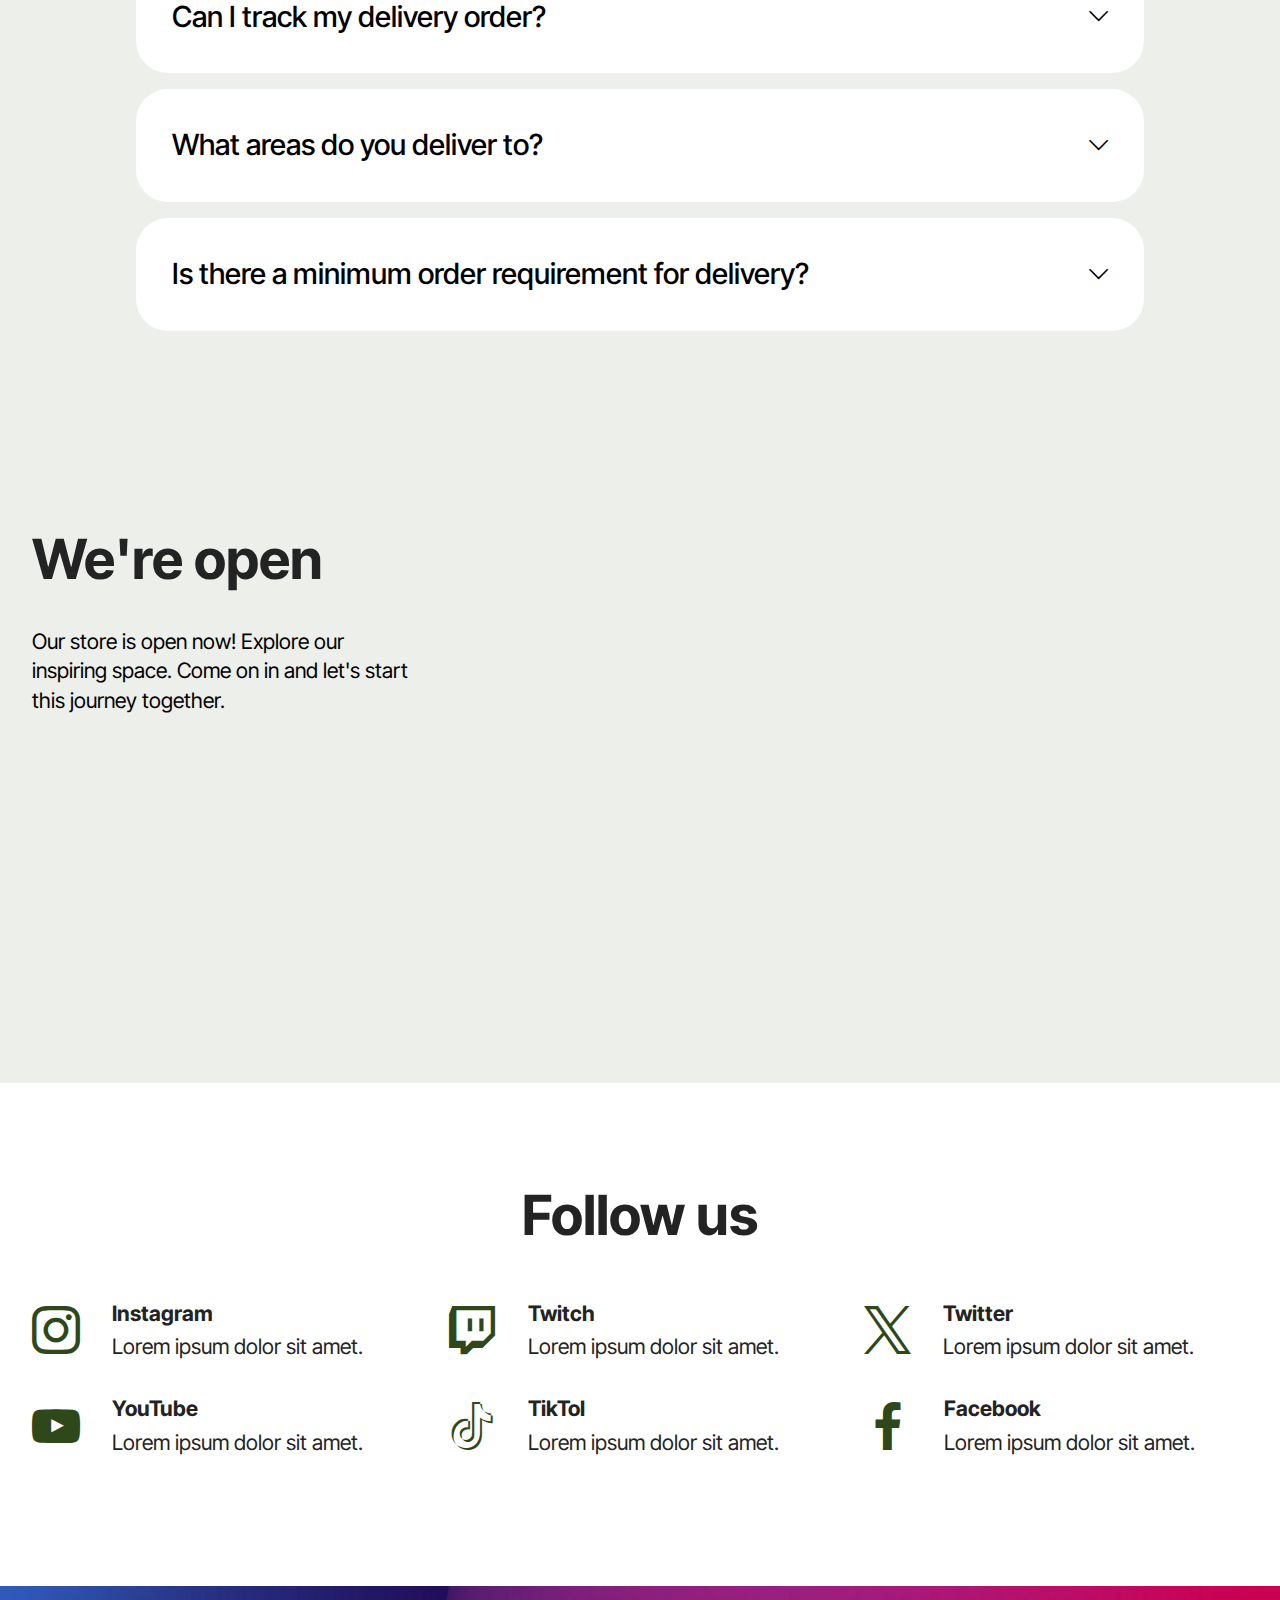
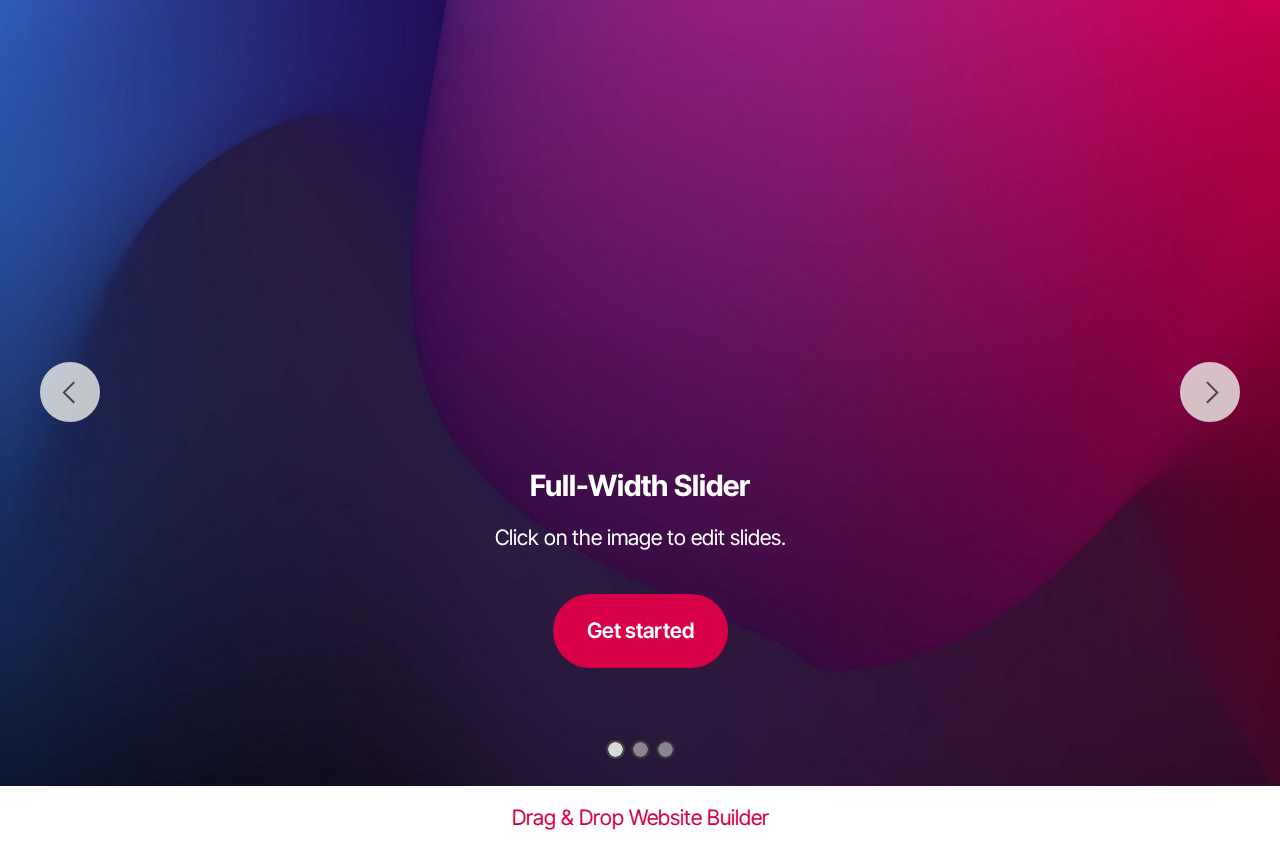
<file: m/page.html>
<!DOCTYPE html>
<html  >
<head>
  <!-- Site made with Mobirise Website Builder v5.9.18, https://mobirise.com -->
  <meta charset="UTF-8">
  <meta http-equiv="X-UA-Compatible" content="IE=edge">
  <meta name="generator" content="Mobirise v5.9.18, mobirise.com">
  <meta name="viewport" content="width=device-width, initial-scale=1, minimum-scale=1">
  <link rel="shortcut icon" href="assets/images/mbr.png" type="image/x-icon">
  <meta name="description" content="">
  
  
  <title>Home</title>
  <link rel="stylesheet" href="assets/web/assets/mobirise-icons2/mobirise2.css">
  <link rel="stylesheet" href="assets/bootstrap/css/bootstrap.min.css">
  <link rel="stylesheet" href="assets/bootstrap/css/bootstrap-grid.min.css">
  <link rel="stylesheet" href="assets/bootstrap/css/bootstrap-reboot.min.css">
  <link rel="stylesheet" href="assets/dropdown/css/style.css">
  <link rel="stylesheet" href="assets/socicon/css/styles.css">
  <link rel="stylesheet" href="assets/theme/css/style.css">
  <link rel="preload" href="https://fonts.googleapis.com/css2?family=Inter+Tight:wght@400;700&display=swap&display=swap" as="style" onload="this.onload=null;this.rel='stylesheet'">
  <noscript><link rel="stylesheet" href="https://fonts.googleapis.com/css2?family=Inter+Tight:wght@400;700&display=swap&display=swap"></noscript>
  <link rel="preload" as="style" href="assets/mobirise/css/mbr-additional.css?v=ZMY8bu"><link rel="stylesheet" href="assets/mobirise/css/mbr-additional.css?v=ZMY8bu" type="text/css">

  
  
  
</head>
<body>
  
  <section data-bs-version="5.1" class="menu menu1 cid-uFiP2SUFr2" once="menu" id="menu01-c">
	

	<nav class="navbar navbar-dropdown navbar-fixed-top navbar-expand-lg">
		<div class="container">
			<div class="navbar-brand">
				<span class="navbar-logo">
					
						<img src="assets/images/mbr.png" alt="pot" style="height: 3rem;">
					
				</span>
				<span class="navbar-caption-wrap"><a class="navbar-caption text-info display-4" href="https://mobiri.se">LILLY'S WILD&nbsp; POTTERY</a></span>
			</div>
			<button class="navbar-toggler" type="button" data-toggle="collapse" data-bs-toggle="collapse" data-target="#navbarSupportedContent" data-bs-target="#navbarSupportedContent" aria-controls="navbarNavAltMarkup" aria-expanded="false" aria-label="Toggle navigation">
				<div class="hamburger">
					<span></span>
					<span></span>
					<span></span>
					<span></span>
				</div>
			</button>
			<div class="collapse navbar-collapse" id="navbarSupportedContent">
				<ul class="navbar-nav nav-dropdown" data-app-modern-menu="true"><li class="nav-item">
						<a class="nav-link link text-black display-4" href="https://mobiri.se">About</a>
					</li>
					<li class="nav-item">
						<a class="nav-link link text-black display-4" href="https://mobiri.se" aria-expanded="false">Services</a>
					</li>
					<li class="nav-item">
						<a class="nav-link link text-black display-4" href="https://mobiri.se">Contacts</a>
					</li></ul>
				
				<div class="navbar-buttons mbr-section-btn">
					<a class="btn btn-primary display-4" href="https://mobiri.se"> Start Now!</a>
				</div>
			</div>
		</div>
	</nav>
</section>

<section data-bs-version="5.1" class="features4 start cid-uFfj2W8qpk" id="features04-2">
	
	
	<div class="container">
		<div class="row justify-content-center">
			<div class="col-12 content-head">
				<div class="mbr-section-head mb-5">
					<h4 class="mbr-section-title mbr-fonts-style align-center mb-0 display-2">
						<strong>Our Products</strong>
					</h4>
					
					
				</div>
			</div>
		</div>
		<div class="row">
			<div class="item features-image col-12 col-md-6 col-lg-4">
				<div class="item-wrapper">
					<div class="item-img">
						<img src="assets/images/shop1.jpg" alt="Mobirise Website Builder">
					</div>
					<div class="item-content">
						<h5 class="item-title mbr-fonts-style display-5">
							<strong>Marketing</strong>
						</h5>
						<p class="mbr-text mbr-fonts-style display-7">
							Lorem ipsum dolor sit amet, consectetur adipiscing elit habitant turpis.
						</p>
						<div class="mbr-section-btn item-footer">
						<a href="" class="btn item-btn btn-primary display-7">Learn More</a>
					</div>
					</div>

				</div>
			</div>
			<div class="item features-image col-12 col-md-6 col-lg-4">
				<div class="item-wrapper">
					<div class="item-img">
						<img src="assets/images/shop2.jpg" alt="Mobirise Website Builder">
					</div>
					<div class="item-content">
						<h5 class="item-title mbr-fonts-style display-5">
							<strong>Promotion</strong>
						</h5>
						<p class="mbr-text mbr-fonts-style display-7">
							Lorem ipsum dolor sit amet, consectetur adipiscing elit habitant turpis .
						</p>
						<div class="mbr-section-btn item-footer">
							<a href="" class="btn item-btn btn-primary display-7">Learn More</a>
						</div>
					</div>
				</div>
			</div>
			<div class="item features-image col-12 col-md-6 col-lg-4">
				<div class="item-wrapper">
					<div class="item-img">
						<img src="assets/images/shop3.jpg" alt="Mobirise Website Builder">
					</div>
					<div class="item-content">
						<h5 class="item-title mbr-fonts-style display-5">
							<strong>Branding</strong>
						</h5>
						<p class="mbr-text mbr-fonts-style display-7">
							Lorem ipsum dolor sit amet, consectetur adipiscing elit habitant turpis .<br>
						</p>
						<div class="mbr-section-btn item-footer">
							<a href="" class="btn item-btn btn-primary display-7">Learn More</a>
						</div>
					</div>
				</div>
			</div>
		</div>
	</div>
</section>

<section data-bs-version="5.1" class="list1 cid-uFfoNX6St2" id="list01-6">	
    
	
	<div class="container">
		<div class="row justify-content-center">
			<div class="col-12 col-md-12 col-lg-10 m-auto">
				<div class="content">
					<div class="row justify-content-center mb-5">
						<div class="col-12 content-head">
							<div class="mbr-section-head">
								<h4 class="mbr-section-title mbr-fonts-style align-center mb-0 display-2">
									<strong>Got Questions?</strong>
								</h4>
								
							</div>
						</div>
					</div>
					<div id="bootstrap-accordion_13" class="panel-group accordionStyles accordion" role="tablist" aria-multiselectable="true">
						<div class="card">
							<div class="card-header" role="tab" id="headingOne">
								<a role="button" class="panel-title collapsed" data-toggle="collapse" data-bs-toggle="collapse" data-core="" href="#collapse1_13" aria-expanded="false" aria-controls="collapse1">
									<h6 class="panel-title-edit mbr-semibold mbr-fonts-style mb-0 display-5">
										How much does delivery cost?
									</h6>
									<span class="sign mbr-iconfont mobi-mbri-arrow-down"></span>
								</a>
							</div>
							<div id="collapse1_13" class="panel-collapse noScroll collapse" role="tabpanel" aria-labelledby="headingOne" data-parent="#accordion" data-bs-parent="#bootstrap-accordion_13">
								<div class="panel-body">
									<p class="mbr-fonts-style panel-text display-7">
										Lorem ipsum dolor sit amet, consectetur adipiscing elit. Fusce vestibulum
										laoreet tincidunt. Proin et sapien scelerisque, ornare lectus eget, iaculis
										lectus. Pellentesque viverra molestie tortor. Nunc sed interdum est, in maximus
										diam. Donec eu tellus dictum, gravida velit et, sagittis arcu. Proin et lectus
										dapibus. Cras fringilla elit velit placerat tortor mollis cursus.
									</p>
								</div>
							</div>
						</div>
						<div class="card">
							<div class="card-header" role="tab" id="headingOne">
								<a role="button" class="panel-title collapsed" data-toggle="collapse" data-bs-toggle="collapse" data-core="" href="#collapse2_13" aria-expanded="false" aria-controls="collapse2">
									<h6 class="panel-title-edit mbr-semibold mbr-fonts-style mb-0 display-5">
										What is the estimated delivery time?
									</h6>
									<span class="sign mbr-iconfont mobi-mbri-arrow-down"></span>
								</a>
							</div>
							<div id="collapse2_13" class="panel-collapse noScroll collapse" role="tabpanel" aria-labelledby="headingOne" data-parent="#accordion" data-bs-parent="#bootstrap-accordion_13">
								<div class="panel-body">
									<p class="mbr-fonts-style panel-text display-7">
										Lorem ipsum dolor sit amet, consectetur adipiscing elit. Fusce vestibulum
										laoreet tincidunt. Proin et sapien scelerisque, ornare lectus eget, iaculis
										lectus. Pellentesque viverra molestie tortor. Nunc sed interdum est, in maximus
										diam. Donec eu tellus dictum, gravida velit et, sagittis arcu. Proin et lectus
										dapibus. Cras fringilla elit velit placerat tortor mollis cursus.
									</p>
								</div>
							</div>
						</div>
						<div class="card">
							<div class="card-header" role="tab" id="headingOne">
								<a role="button" class="panel-title collapsed" data-toggle="collapse" data-bs-toggle="collapse" data-core="" href="#collapse3_13" aria-expanded="false" aria-controls="collapse3">
									<h6 class="panel-title-edit mbr-semibold mbr-fonts-style mb-0 display-5">
										Do you offer same-day delivery?
									</h6>
									<span class="sign mbr-iconfont mobi-mbri-arrow-down"></span>
								</a>
							</div>
							<div id="collapse3_13" class="panel-collapse noScroll collapse" role="tabpanel" aria-labelledby="headingOne" data-parent="#accordion" data-bs-parent="#bootstrap-accordion_13">
								<div class="panel-body">
									<p class="mbr-fonts-style panel-text display-7">
										Lorem ipsum dolor sit amet, consectetur adipiscing elit. Fusce vestibulum
										laoreet tincidunt. Proin et sapien scelerisque, ornare lectus eget, iaculis
										lectus. Pellentesque viverra molestie tortor. Nunc sed interdum est, in maximus
										diam. Donec eu tellus dictum, gravida velit et, sagittis arcu. Proin et lectus
										dapibus. Cras fringilla elit velit placerat tortor mollis cursus.
									</p>
								</div>
							</div>
						</div>
						<div class="card">
							<div class="card-header" role="tab" id="headingOne">
								<a role="button" class="panel-title collapsed" data-toggle="collapse" data-bs-toggle="collapse" data-core="" href="#collapse4_13" aria-expanded="false" aria-controls="collapse4">
									<h6 class="panel-title-edit mbr-semibold mbr-fonts-style mb-0 display-5">
										Can I track my delivery order?
									</h6>
									<span class="sign mbr-iconfont mobi-mbri-arrow-down"></span>
								</a>
							</div>
							<div id="collapse4_13" class="panel-collapse noScroll collapse" role="tabpanel" aria-labelledby="headingOne" data-parent="#accordion" data-bs-parent="#bootstrap-accordion_13">
								<div class="panel-body">
									<p class="mbr-fonts-style panel-text display-7">
										Lorem ipsum dolor sit amet, consectetur adipiscing elit. Fusce vestibulum
										laoreet tincidunt. Proin et sapien scelerisque, ornare lectus eget, iaculis
										lectus. Pellentesque viverra molestie tortor. Nunc sed interdum est, in maximus
										diam. Donec eu tellus dictum, gravida velit et, sagittis arcu. Proin et lectus
										dapibus. Cras fringilla elit velit placerat tortor mollis cursus.
									</p>
								</div>
							</div>
						</div>
						<div class="card">
							<div class="card-header" role="tab" id="headingOne">
								<a role="button" class="panel-title collapsed" data-toggle="collapse" data-bs-toggle="collapse" data-core="" href="#collapse5_13" aria-expanded="false" aria-controls="collapse5">
									<h6 class="panel-title-edit mbr-semibold mbr-fonts-style mb-0 display-5">
										What areas do you deliver to?
									</h6>
									<span class="sign mbr-iconfont mobi-mbri-arrow-down"></span>
								</a>
							</div>
							<div id="collapse5_13" class="panel-collapse noScroll collapse" role="tabpanel" aria-labelledby="headingOne" data-parent="#accordion" data-bs-parent="#bootstrap-accordion_13">
								<div class="panel-body">
									<p class="mbr-fonts-style panel-text display-7">
										Lorem ipsum dolor sit amet, consectetur adipiscing elit. Fusce vestibulum
										laoreet tincidunt. Proin et sapien scelerisque, ornare lectus eget, iaculis
										lectus. Pellentesque viverra molestie tortor. Nunc sed interdum est, in maximus
										diam. Donec eu tellus dictum, gravida velit et, sagittis arcu. Proin et lectus
										dapibus. Cras fringilla elit velit placerat tortor mollis cursus.
									</p>
								</div>
							</div>
						</div>
						<div class="card">
							<div class="card-header" role="tab" id="headingOne">
								<a role="button" class="panel-title collapsed" data-toggle="collapse" data-bs-toggle="collapse" data-core="" href="#collapse6_13" aria-expanded="false" aria-controls="collapse6">
									<h6 class="panel-title-edit mbr-semibold mbr-fonts-style mb-0 display-5">
										Is there a minimum order requirement for delivery?
									</h6>
									<span class="sign mbr-iconfont mobi-mbri-arrow-down"></span>
								</a>
							</div>
							<div id="collapse6_13" class="panel-collapse noScroll collapse" role="tabpanel" aria-labelledby="headingOne" data-parent="#accordion" data-bs-parent="#bootstrap-accordion_13">
								<div class="panel-body">
									<p class="mbr-fonts-style panel-text display-7">
										Lorem ipsum dolor sit amet, consectetur adipiscing elit. Fusce vestibulum
										laoreet tincidunt. Proin et sapien scelerisque, ornare lectus eget, iaculis
										lectus. Pellentesque viverra molestie tortor. Nunc sed interdum est, in maximus
										diam. Donec eu tellus dictum, gravida velit et, sagittis arcu. Proin et lectus
										dapibus. Cras fringilla elit velit placerat tortor mollis cursus.
									</p>
								</div>
							</div>
						</div>
					</div>
				</div>
			</div>
		</div>
	</div>
</section>

<section data-bs-version="5.1" class="contacts03 cid-uFfp6qqSsR" id="contacts03-7">
  

  
  <div class="container">
    <div class="row justify-content-center">
      <div class="col-lg-4">
        <div class="col-12 col-md-12">
          <h5 class="mbr-section-title mbr-fonts-style mt-0 mb-4 display-2">
            <strong>We're open</strong>
          </h5>
          <h6 class="mbr-section-subtitle mbr-fonts-style mt-0 mb-4 display-7">Our store is open now! Explore our inspiring space. Come on in and let's start this journey together.<br></h6>
          
        </div>
      </div>
      <div class="col-lg-8 side-features">
        <div class="google-map"><iframe frameborder="0" style="border:0" src="https://www.google.com/maps/embed?pb=!1m14!1m8!1m3!1d6045.3003145248895!2d-73.9884657!3d40.7477229!3m2!1i1024!2i768!4f13.1!3m3!1m2!1s0x89c259a9ac1f1b85%3A0x7e33d1c0e7af3be4!2zMzUwIDV0aCBBdmUsIE5ldyBZb3JrLCBOWSAxMDExOCwg0KHQqNCQ!5e0!3m2!1sru!2sru!4v1689597362021!5m2!1sen!2sen" allowfullscreen=""></iframe></div>
      </div>
    </div>
  </div>
</section>

<section data-bs-version="5.1" class="social02 cid-uFfpdzBvyn" id="social02-8">
	

	
	
	<div class="container">
		<div class="row justify-content-center">
			<div class="col-12 content-head">
				<div class="mb-5">
					<h5 class="mbr-section-title mbr-fonts-style align-center mb-0 display-2">
						<strong>Follow us</strong>
					</h5>
					
				</div>
			</div>
		</div>
		<div class="row">
			<div class="item features-without-image col-12 col-md-6 col-lg-4">
				<div class="item-wrapper">
					<span class="mbr-iconfont m-auto socicon-instagram socicon"></span>
					<div class="card-box">
						<h4 class="card-title mbr-fonts-style mb-1 display-7">
							<strong>Instagram</strong>
						</h4>
						<h5 class="card-text mbr-fonts-style display-7">
							Lorem ipsum dolor sit amet.
						</h5>
					</div>
				</div>
			</div>
			<div class="item features-without-image col-12 col-md-6 col-lg-4">
				<div class="item-wrapper">
					<span class="mbr-iconfont m-auto socicon-twitch socicon"></span>
					<div class="card-box">
						<h4 class="card-title mbr-fonts-style mb-1 display-7">
							<strong>Twitch</strong>
						</h4>
						<h5 class="card-text mbr-fonts-style display-7">
							Lorem ipsum dolor sit amet.
						</h5>
					</div>
				</div>
			</div>
			<div class="item features-without-image col-12 col-md-6 col-lg-4">
				<div class="item-wrapper">
					<span class="mbr-iconfont m-auto socicon-twitter socicon"></span>
					<div class="card-box">
						<h4 class="card-title mbr-fonts-style mb-1 display-7">
							<strong>Twitter</strong>
						</h4>
						<h5 class="card-text mbr-fonts-style display-7">
							Lorem ipsum dolor sit amet.
						</h5>
					</div>
				</div>
			</div>
			<div class="item features-without-image col-12 col-md-6 col-lg-4">
				<div class="item-wrapper">
					<span class="mbr-iconfont m-auto socicon-youtube socicon"></span>
					<div class="card-box">
						<h4 class="card-title mbr-fonts-style mb-1 display-7">
							<strong>YouTube</strong>
						</h4>
						<h5 class="card-text mbr-fonts-style display-7">
							Lorem ipsum dolor sit amet.
						</h5>
					</div>
				</div>
			</div>
			<div class="item features-without-image col-12 col-md-6 col-lg-4">
				<div class="item-wrapper">
					<span class="mbr-iconfont m-auto socicon-tiktok socicon"></span>
					<div class="card-box">
						<h4 class="card-title mbr-fonts-style mb-1 display-7">
							<strong>TikTol</strong>
						</h4>
						<h5 class="card-text mbr-fonts-style display-7">
							Lorem ipsum dolor sit amet.
						</h5>
					</div>
				</div>
			</div>
			<div class="item features-without-image col-12 col-md-6 col-lg-4">
				<div class="item-wrapper">
					<span class="mbr-iconfont m-auto socicon-facebook socicon"></span>
					<div class="card-box">
						<h4 class="card-title mbr-fonts-style mb-1 display-7">
							<strong>Facebook</strong>
						</h4>
						<h5 class="card-text mbr-fonts-style display-7">
							Lorem ipsum dolor sit amet.
						</h5>
					</div>
				</div>
			</div>
		</div>
	</div>
</section>

<section data-bs-version="5.1" class="slider3 cid-uFiOtcXYHy" id="slider03-b">
    
    <div class="carousel slide" id="uFkpelNEGW" data-interval="5000" data-bs-interval="5000">
        <ol class="carousel-indicators">
            <li data-slide-to="0" data-bs-slide-to="0" class="active" data-target="#uFkpelNEGW" data-bs-target="#uFkpelNEGW"></li>
            <li data-slide-to="1" data-bs-slide-to="1" data-target="#uFkpelNEGW" data-bs-target="#uFkpelNEGW"></li>
            <li data-slide-to="2" data-bs-slide-to="2" data-target="#uFkpelNEGW" data-bs-target="#uFkpelNEGW"></li>
        </ol>
        <div class="carousel-inner">
            <div class="carousel-item slider-image item active">
                <div class="item-wrapper">
                    <img class="d-block w-100" src="assets/images/background18.jpg" alt="Mobirise Website Builder">
                    
                    <div class="carousel-caption">
                        <h5 class="mbr-section-subtitle mbr-fonts-style mb-3 display-5">
                            <strong>Full-Width Slider</strong>
                        </h5>
                        <p class="mbr-section-text mbr-fonts-style mb-4 display-7">Click on the image to edit slides.</p>
                        <div class="mbr-section-btn mb-5">
						<a class="btn btn-primary display-7" href="https://mobiri.se">Get started</a>
					</div>     
                    </div>
                </div>
            </div>
            <div class="carousel-item slider-image item">
                <div class="item-wrapper">
                    <img class="d-block w-100" src="assets/images/background16.jpg" alt="Mobirise Website Builder">
                    
                    <div class="carousel-caption">
                        <h5 class="mbr-section-subtitle mbr-fonts-style mb-3 display-5">
                            <strong>Full-Width Slider</strong>
                        </h5>
                        <p class="mbr-section-text mbr-fonts-style mb-4 display-7">Click on the image to edit slides.</p>
                        <div class="mbr-section-btn mb-5">
						<a class="btn btn-primary display-7" href="https://mobiri.se">Get started</a>
					</div>     
                    </div>
                </div>
            </div>
            <div class="carousel-item slider-image item">
                <div class="item-wrapper">
                    <img class="d-block w-100" src="assets/images/background19.jpg" alt="Mobirise Website Builder">
                    
                    <div class="carousel-caption">
                        <h5 class="mbr-section-subtitle mbr-fonts-style mb-3 display-5">
                            <strong>Full-Width Slider</strong>
                        </h5>
                        <p class="mbr-section-text mbr-fonts-style mb-4 display-7">Click on the image to edit slides.</p>
                        <div class="mbr-section-btn mb-5">
						<a class="btn btn-primary display-7" href="https://mobiri.se">Get started</a>
					</div>     
                    </div>
                </div>
            </div>
        </div>
        <a class="carousel-control carousel-control-prev" role="button" data-slide="prev" data-bs-slide="prev" href="#uFkpelNEGW">
            <span class="mobi-mbri mobi-mbri-arrow-prev" aria-hidden="true"></span>
            <span class="sr-only visually-hidden">Previous</span>
        </a>
        <a class="carousel-control carousel-control-next" role="button" data-slide="next" data-bs-slide="next" href="#uFkpelNEGW">
            <span class="mobi-mbri mobi-mbri-arrow-next" aria-hidden="true"></span>
            <span class="sr-only visually-hidden">Next</span>
        </a>
    </div>
</section><section class="display-7" style="padding: 0;align-items: center;justify-content: center;flex-wrap: wrap;    align-content: center;display: flex;position: relative;height: 4rem;"><a href="https://mobiri.se/3041800" style="flex: 1 1;height: 4rem;position: absolute;width: 100%;z-index: 1;"><img alt="" style="height: 4rem;" src="[data-uri]"></a><p style="margin: 0;text-align: center;" class="display-7">&#8204;</p><a style="z-index:1" href="https://mobirise.com/drag-drop-website-builder.html">Drag & Drop Website Builder</a></section><script src="assets/bootstrap/js/bootstrap.bundle.min.js"></script>  <script src="assets/smoothscroll/smooth-scroll.js"></script>  <script src="assets/ytplayer/index.js"></script>  <script src="assets/dropdown/js/navbar-dropdown.js"></script>  <script src="assets/mbr-switch-arrow/mbr-switch-arrow.js"></script>  <script src="assets/theme/js/script.js"></script>  
  
  
</body>
</html>
</file>
<file: assets/theme/css/style.css>
@charset "UTF-8";
section {
  background-color: #ffffff;
}

body {
  font-style: normal;
  line-height: 1.5;
  font-weight: 400;
  color: #232323;
  position: relative;
}

button {
  background-color: transparent;
  border-color: transparent;
}

.embla__button,
.carousel-control {
  background-color: #edefea !important;
  opacity: 0.8 !important;
  color: #464845 !important;
  border-color: #edefea !important;
}

.carousel .close,
.modalWindow .close {
  background-color: #edefea !important;
  color: #464845 !important;
  border-color: #edefea !important;
  opacity: 0.8 !important;
}

.carousel .close:hover,
.modalWindow .close:hover {
  opacity: 1 !important;
}

.carousel-indicators li {
  background-color: #edefea !important;
  border: 2px solid #464845 !important;
}

.carousel-indicators li:hover,
.carousel-indicators li:active {
  opacity: 0.8 !important;
}

.embla__button:hover,
.carousel-control:hover {
  background-color: #edefea !important;
  opacity: 1 !important;
}

.modalWindow-video-container {
  height: 80%;
}

section,
.container,
.container-fluid {
  position: relative;
  word-wrap: break-word;
}

a.mbr-iconfont:hover {
  text-decoration: none;
}

.article .lead p,
.article .lead ul,
.article .lead ol,
.article .lead pre,
.article .lead blockquote {
  margin-bottom: 0;
}

a {
  font-style: normal;
  font-weight: 400;
  cursor: pointer;
}
a, a:hover {
  text-decoration: none;
}

.mbr-section-title {
  font-style: normal;
  line-height: 1.3;
}

.mbr-section-subtitle {
  line-height: 1.3;
}

.mbr-text {
  font-style: normal;
  line-height: 1.7;
}

h1,
h2,
h3,
h4,
h5,
h6,
.display-1,
.display-2,
.display-4,
.display-5,
.display-7,
span,
p,
a {
  line-height: 1;
  word-break: break-word;
  word-wrap: break-word;
  font-weight: 400;
}

b,
strong {
  font-weight: bold;
}

input:-webkit-autofill, input:-webkit-autofill:hover, input:-webkit-autofill:focus, input:-webkit-autofill:active {
  transition-delay: 9999s;
  -webkit-transition-property: background-color, color;
  transition-property: background-color, color;
}

textarea[type=hidden] {
  display: none;
}

section {
  background-position: 50% 50%;
  background-repeat: no-repeat;
  background-size: cover;
}
section .mbr-background-video,
section .mbr-background-video-preview {
  position: absolute;
  bottom: 0;
  left: 0;
  right: 0;
  top: 0;
}

.hidden {
  visibility: hidden;
}

.mbr-z-index20 {
  z-index: 20;
}

/*! Base colors */
.mbr-white {
  color: #ffffff;
}

.mbr-black {
  color: #111111;
}

.mbr-bg-white {
  background-color: #ffffff;
}

.mbr-bg-black {
  background-color: #000000;
}

/*! Text-aligns */
.align-left {
  text-align: left;
}

.align-center {
  text-align: center;
}

.align-right {
  text-align: right;
}

/*! Font-weight  */
.mbr-light {
  font-weight: 300;
}

.mbr-regular {
  font-weight: 400;
}

.mbr-semibold {
  font-weight: 500;
}

.mbr-bold {
  font-weight: 700;
}

/*! Media  */
.media-content {
  flex-basis: 100%;
}

.media-container-row {
  display: flex;
  flex-direction: row;
  flex-wrap: wrap;
  justify-content: center;
  align-content: center;
  align-items: start;
}
.media-container-row .media-size-item {
  width: 400px;
}

.media-container-column {
  display: flex;
  flex-direction: column;
  flex-wrap: wrap;
  justify-content: center;
  align-content: center;
  align-items: stretch;
}
.media-container-column > * {
  width: 100%;
}

@media (min-width: 992px) {
  .media-container-row {
    flex-wrap: nowrap;
  }
}
figure {
  margin-bottom: 0;
  overflow: hidden;
}

figure[mbr-media-size] {
  transition: width 0.1s;
}

img,
iframe {
  display: block;
  width: 100%;
}

.card {
  background-color: transparent;
  border: none;
}

.card-box {
  width: 100%;
}

.card-img {
  text-align: center;
  flex-shrink: 0;
  -webkit-flex-shrink: 0;
}

.media {
  max-width: 100%;
  margin: 0 auto;
}

.mbr-figure {
  align-self: center;
}

.media-container > div {
  max-width: 100%;
}

.mbr-figure img,
.card-img img {
  width: 100%;
}

@media (max-width: 991px) {
  .media-size-item {
    width: auto !important;
  }
  .media {
    width: auto;
  }
  .mbr-figure {
    width: 100% !important;
  }
}
/*! Buttons */
.mbr-section-btn {
  margin-left: -0.6rem;
  margin-right: -0.6rem;
  font-size: 0;
}

.btn {
  font-weight: 600;
  border-width: 1px;
  font-style: normal;
  margin: 0.6rem 0.6rem;
  white-space: normal;
  transition: all 0.2s ease-in-out;
  display: inline-flex;
  align-items: center;
  justify-content: center;
  word-break: break-word;
}

.btn-sm {
  font-weight: 600;
  letter-spacing: 0px;
  transition: all 0.3s ease-in-out;
}

.btn-md {
  font-weight: 600;
  letter-spacing: 0px;
  transition: all 0.3s ease-in-out;
}

.btn-lg {
  font-weight: 600;
  letter-spacing: 0px;
  transition: all 0.3s ease-in-out;
}

.btn-form {
  margin: 0;
}
.btn-form:hover {
  cursor: pointer;
}

nav .mbr-section-btn {
  margin-left: 0rem;
  margin-right: 0rem;
}

/*! Btn icon margin */
.btn .mbr-iconfont,
.btn.btn-sm .mbr-iconfont {
  order: 1;
  cursor: pointer;
  margin-left: 0.5rem;
  vertical-align: sub;
}

.btn.btn-md .mbr-iconfont,
.btn.btn-md .mbr-iconfont {
  margin-left: 0.8rem;
}

.mbr-regular {
  font-weight: 400;
}

.mbr-semibold {
  font-weight: 500;
}

.mbr-bold {
  font-weight: 700;
}

[type=submit] {
  -webkit-appearance: none;
}

/*! Full-screen */
.mbr-fullscreen .mbr-overlay {
  min-height: 100vh;
}

.mbr-fullscreen {
  display: flex;
  display: -moz-flex;
  display: -ms-flex;
  display: -o-flex;
  align-items: center;
  min-height: 100vh;
  padding-top: 3rem;
  padding-bottom: 3rem;
}

/*! Map */
.map {
  height: 25rem;
  position: relative;
}
.map iframe {
  width: 100%;
  height: 100%;
}

/*! Scroll to top arrow */
.mbr-arrow-up {
  bottom: 25px;
  right: 90px;
  position: fixed;
  text-align: right;
  z-index: 5000;
  color: #ffffff;
  font-size: 22px;
}

.mbr-arrow-up a {
  background: rgba(0, 0, 0, 0.2);
  border-radius: 50%;
  color: #fff;
  display: inline-block;
  height: 60px;
  width: 60px;
  border: 2px solid #fff;
  outline-style: none !important;
  position: relative;
  text-decoration: none;
  transition: all 0.3s ease-in-out;
  cursor: pointer;
  text-align: center;
}
.mbr-arrow-up a:hover {
  background-color: rgba(0, 0, 0, 0.4);
}
.mbr-arrow-up a i {
  line-height: 60px;
}

.mbr-arrow-up-icon {
  display: block;
  color: #fff;
}

.mbr-arrow-up-icon::before {
  content: "›";
  display: inline-block;
  font-family: serif;
  font-size: 22px;
  line-height: 1;
  font-style: normal;
  position: relative;
  top: 6px;
  left: -4px;
  transform: rotate(-90deg);
}

/*! Arrow Down */
.mbr-arrow {
  position: absolute;
  bottom: 45px;
  left: 50%;
  width: 60px;
  height: 60px;
  cursor: pointer;
  background-color: rgba(80, 80, 80, 0.5);
  border-radius: 50%;
  transform: translateX(-50%);
}
@media (max-width: 767px) {
  .mbr-arrow {
    display: none;
  }
}
.mbr-arrow > a {
  display: inline-block;
  text-decoration: none;
  outline-style: none;
  animation: arrowdown 1.7s ease-in-out infinite;
  color: #ffffff;
}
.mbr-arrow > a > i {
  position: absolute;
  top: -2px;
  left: 15px;
  font-size: 2rem;
}

#scrollToTop a i::before {
  content: "";
  position: absolute;
  display: block;
  border-bottom: 2.5px solid #fff;
  border-left: 2.5px solid #fff;
  width: 27.8%;
  height: 27.8%;
  left: 50%;
  top: 51%;
  transform: translateY(-30%) translateX(-50%) rotate(135deg);
}

@keyframes arrowdown {
  0% {
    transform: translateY(0px);
  }
  50% {
    transform: translateY(-5px);
  }
  100% {
    transform: translateY(0px);
  }
}
@media (max-width: 500px) {
  .mbr-arrow-up {
    left: 0;
    right: 0;
    text-align: center;
  }
}
/*Gradients animation*/
@keyframes gradient-animation {
  from {
    background-position: 0% 100%;
    animation-timing-function: ease-in-out;
  }
  to {
    background-position: 100% 0%;
    animation-timing-function: ease-in-out;
  }
}
.bg-gradient {
  background-size: 200% 200%;
  animation: gradient-animation 5s infinite alternate;
  -webkit-animation: gradient-animation 5s infinite alternate;
}

.menu .navbar-brand {
  display: -webkit-flex;
}
.menu .navbar-brand span {
  display: flex;
  display: -webkit-flex;
}
.menu .navbar-brand .navbar-caption-wrap {
  display: -webkit-flex;
}
.menu .navbar-brand .navbar-logo img {
  display: -webkit-flex;
  width: auto;
}
@media (min-width: 768px) and (max-width: 991px) {
  .menu .navbar-toggleable-sm .navbar-nav {
    display: -ms-flexbox;
  }
}
@media (max-width: 991px) {
  .menu .navbar-collapse {
    max-height: 93.5vh;
  }
  .menu .navbar-collapse.show {
    overflow: auto;
  }
}
@media (min-width: 992px) {
  .menu .navbar-nav.nav-dropdown {
    display: -webkit-flex;
  }
  .menu .navbar-toggleable-sm .navbar-collapse {
    display: -webkit-flex !important;
  }
  .menu .collapsed .navbar-collapse {
    max-height: 93.5vh;
  }
  .menu .collapsed .navbar-collapse.show {
    overflow: auto;
  }
}
@media (max-width: 767px) {
  .menu .navbar-collapse {
    max-height: 80vh;
  }
}

.nav-link .mbr-iconfont {
  margin-right: 0.5rem;
}

.navbar {
  display: -webkit-flex;
  -webkit-flex-wrap: wrap;
  -webkit-align-items: center;
  -webkit-justify-content: space-between;
}

.navbar-collapse {
  -webkit-flex-basis: 100%;
  -webkit-flex-grow: 1;
  -webkit-align-items: center;
}

.nav-dropdown .link {
  padding: 0.667em 1.667em !important;
  margin: 0 !important;
}

.nav {
  display: -webkit-flex;
  -webkit-flex-wrap: wrap;
}

.row {
  display: -webkit-flex;
  -webkit-flex-wrap: wrap;
}

.justify-content-center {
  -webkit-justify-content: center;
}

.form-inline {
  display: -webkit-flex;
}

.card-wrapper {
  -webkit-flex: 1;
}

.carousel-control {
  z-index: 10;
  display: -webkit-flex;
}

.carousel-controls {
  display: -webkit-flex;
}

.media {
  display: -webkit-flex;
}

.form-group:focus {
  outline: none;
}

.jq-selectbox__select {
  padding: 7px 0;
  position: relative;
}

.jq-selectbox__dropdown {
  overflow: hidden;
  border-radius: 10px;
  position: absolute;
  top: 100%;
  left: 0 !important;
  width: 100% !important;
}

.jq-selectbox__trigger-arrow {
  right: 0;
  transform: translateY(-50%);
}

.jq-selectbox li {
  padding: 1.07em 0.5em;
}

input[type=range] {
  padding-left: 0 !important;
  padding-right: 0 !important;
}

.modal-dialog,
.modal-content {
  height: 100%;
}

.modal-dialog .carousel-inner {
  height: calc(100vh - 1.75rem);
}
@media (max-width: 575px) {
  .modal-dialog .carousel-inner {
    height: calc(100vh - 1rem);
  }
}

.carousel-item {
  text-align: center;
}

.carousel-item img {
  margin: auto;
}

.navbar-toggler {
  align-self: flex-start;
  padding: 0.25rem 0.75rem;
  font-size: 1.25rem;
  line-height: 1;
  background: transparent;
  border: 1px solid transparent;
  border-radius: 0.25rem;
}

.navbar-toggler:focus,
.navbar-toggler:hover {
  text-decoration: none;
  box-shadow: none;
}

.navbar-toggler-icon {
  display: inline-block;
  width: 1.5em;
  height: 1.5em;
  vertical-align: middle;
  content: "";
  background: no-repeat center center;
  background-size: 100% 100%;
}

.navbar-toggler-left {
  position: absolute;
  left: 1rem;
}

.navbar-toggler-right {
  position: absolute;
  right: 1rem;
}

.card-img {
  width: auto;
}

.menu .navbar.collapsed:not(.beta-menu) {
  flex-direction: column;
}

.carousel-item.active,
.carousel-item-next,
.carousel-item-prev {
  display: flex;
}

.note-air-layout .dropup .dropdown-menu,
.note-air-layout .navbar-fixed-bottom .dropdown .dropdown-menu {
  bottom: initial !important;
}

html,
body {
  height: auto;
  min-height: 100vh;
}

.dropup .dropdown-toggle::after {
  display: none;
}

.form-asterisk {
  font-family: initial;
  position: absolute;
  top: -2px;
  font-weight: normal;
}

.form-control-label {
  position: relative;
  cursor: pointer;
  margin-bottom: 0.357em;
  padding: 0;
}

.alert {
  color: #ffffff;
  border-radius: 0;
  border: 0;
  font-size: 1.1rem;
  line-height: 1.5;
  margin-bottom: 1.875rem;
  padding: 1.25rem;
  position: relative;
  text-align: center;
}
.alert.alert-form::after {
  background-color: inherit;
  bottom: -7px;
  content: "";
  display: block;
  height: 14px;
  left: 50%;
  margin-left: -7px;
  position: absolute;
  transform: rotate(45deg);
  width: 14px;
}

.form-control {
  background-color: #ffffff;
  background-clip: border-box;
  color: #232323;
  line-height: 1rem !important;
  height: auto;
  padding: 1.2rem 2rem;
  transition: border-color 0.25s ease 0s;
  border: 1px solid transparent !important;
  border-radius: 4px;
  box-shadow: rgba(0, 0, 0, 0.07) 0px 1px 1px 0px, rgba(0, 0, 0, 0.07) 0px 1px 3px 0px, rgba(0, 0, 0, 0.03) 0px 0px 0px 1px;
}
.form-active .form-control:invalid {
  border-color: red;
}

.row > * {
  padding-right: 1rem;
  padding-left: 1rem;
}

form .row {
  margin-left: -0.6rem;
  margin-right: -0.6rem;
}
form .row [class*=col] {
  padding-left: 0.6rem;
  padding-right: 0.6rem;
}

form .mbr-section-btn {
  padding-left: 0.6rem;
  padding-right: 0.6rem;
}

form .form-check-input {
  margin-top: 0.5;
}

textarea.form-control {
  line-height: 1.5rem !important;
}

.form-group {
  margin-bottom: 1.2rem;
}

.form-control,
form .btn {
  min-height: 48px;
}

.gdpr-block label span.textGDPR input[name=gdpr] {
  top: 7px;
}

.form-control:focus {
  box-shadow: none;
}

:focus {
  outline: none;
}

.mbr-overlay {
  background-color: #000;
  bottom: 0;
  left: 0;
  opacity: 0.5;
  position: absolute;
  right: 0;
  top: 0;
  z-index: 0;
  pointer-events: none;
}

blockquote {
  font-style: italic;
  padding: 3rem;
  font-size: 1.09rem;
  position: relative;
  border-left: 3px solid;
}

ul,
ol,
pre,
blockquote {
  margin-bottom: 2.3125rem;
}

.mt-4 {
  margin-top: 2rem !important;
}

.mb-4 {
  margin-bottom: 2rem !important;
}

.container,
.container-fluid {
  padding-left: 16px;
  padding-right: 16px;
}

.row {
  margin-left: -16px;
  margin-right: -16px;
}
.row > [class*=col] {
  padding-left: 16px;
  padding-right: 16px;
}

@media (min-width: 992px) {
  .container-fluid {
    padding-left: 32px;
    padding-right: 32px;
  }
}
@media (max-width: 991px) {
  .mbr-container {
    padding-left: 16px;
    padding-right: 16px;
  }
}
.app-video-wrapper > img {
  opacity: 1;
}

.app-video-wrapper {
  background: transparent;
}

.item {
  position: relative;
}

.dropdown-menu .dropdown-menu {
  left: 100%;
}

.dropdown-item + .dropdown-menu {
  display: none;
}

.dropdown-item:hover + .dropdown-menu,
.dropdown-menu:hover {
  display: block;
}

@media (min-aspect-ratio: 16/9) {
  .mbr-video-foreground {
    height: 300% !important;
    top: -100% !important;
  }
}
@media (max-aspect-ratio: 16/9) {
  .mbr-video-foreground {
    width: 300% !important;
    left: -100% !important;
  }
}.engine {
	position: absolute;
	text-indent: -2400px;
	text-align: center;
	padding: 0;
	top: 0;
	left: -2400px;
}
</file>
<file: assets/mobirise/css/mbr-additional.css>
.btn {
  border-width: 2px;
}
img,
.card-wrap,
.card-wrapper,
.video-wrapper,
.mbr-figure iframe,
.google-map iframe,
.slide-content,
.plan,
.card,
.item-wrapper {
  border-radius: 2rem !important;
}
.video-wrapper {
  overflow: hidden;
}
body {
  font-family: Inter Tight;
}
.display-1 {
  font-family: 'Inter Tight', sans-serif;
  font-size: 3rem;
  line-height: 1;
}
.display-1 > .mbr-iconfont {
  font-size: 3.75rem;
}
.display-2 {
  font-family: 'Inter Tight', sans-serif;
  font-size: 2.5rem;
  line-height: 1;
}
.display-2 > .mbr-iconfont {
  font-size: 3.125rem;
}
.display-4 {
  font-family: 'Inter Tight', sans-serif;
  font-size: 1.4rem;
  line-height: 1.5;
}
.display-4 > .mbr-iconfont {
  font-size: 1.75rem;
}
.display-5 {
  font-family: 'Inter Tight', sans-serif;
  font-size: 2rem;
  line-height: 1.5;
}
.display-5 > .mbr-iconfont {
  font-size: 2.5rem;
}
.display-7 {
  font-family: 'Inter Tight', sans-serif;
  font-size: 1rem;
  line-height: 1.3;
}
.display-7 > .mbr-iconfont {
  font-size: 1.25rem;
}
/* ---- Fluid typography for mobile devices ---- */
/* 1.4 - font scale ratio ( bootstrap == 1.42857 ) */
/* 100vw - current viewport width */
/* (48 - 20)  48 == 48rem == 768px, 20 == 20rem == 320px(minimal supported viewport) */
/* 0.65 - min scale variable, may vary */
@media (max-width: 992px) {
  .display-1 {
    font-size: 2.4rem;
  }
}
@media (max-width: 768px) {
  .display-1 {
    font-size: 2.1rem;
    font-size: calc( 1.7rem + (3 - 1.7) * ((100vw - 20rem) / (48 - 20)));
    line-height: calc( 1.1 * (1.7rem + (3 - 1.7) * ((100vw - 20rem) / (48 - 20))));
  }
  .display-2 {
    font-size: 2rem;
    font-size: calc( 1.525rem + (2.5 - 1.525) * ((100vw - 20rem) / (48 - 20)));
    line-height: calc( 1.3 * (1.525rem + (2.5 - 1.525) * ((100vw - 20rem) / (48 - 20))));
  }
  .display-4 {
    font-size: 1.12rem;
    font-size: calc( 1.14rem + (1.4 - 1.14) * ((100vw - 20rem) / (48 - 20)));
    line-height: calc( 1.4 * (1.14rem + (1.4 - 1.14) * ((100vw - 20rem) / (48 - 20))));
  }
  .display-5 {
    font-size: 1.6rem;
    font-size: calc( 1.35rem + (2 - 1.35) * ((100vw - 20rem) / (48 - 20)));
    line-height: calc( 1.4 * (1.35rem + (2 - 1.35) * ((100vw - 20rem) / (48 - 20))));
  }
  .display-7 {
    font-size: 0.8rem;
    font-size: calc( 1rem + (1 - 1) * ((100vw - 20rem) / (48 - 20)));
    line-height: calc( 1.4 * (1rem + (1 - 1) * ((100vw - 20rem) / (48 - 20))));
  }
}
@media (min-width: 992px) and (max-width: 1400px) {
  .display-1 {
    font-size: 2.1rem;
    font-size: calc( 1.7rem + (3 - 1.7) * ((100vw - 62rem) / (87 - 62)));
    line-height: calc( 1.1 * (1.7rem + (3 - 1.7) * ((100vw - 62rem) / (87 - 62))));
  }
  .display-2 {
    font-size: 2rem;
    font-size: calc( 1.525rem + (2.5 - 1.525) * ((100vw - 62rem) / (87 - 62)));
    line-height: calc( 1.3 * (1.525rem + (2.5 - 1.525) * ((100vw - 62rem) / (87 - 62))));
  }
  .display-4 {
    font-size: 1.12rem;
    font-size: calc( 1.14rem + (1.4 - 1.14) * ((100vw - 62rem) / (87 - 62)));
    line-height: calc( 1.4 * (1.14rem + (1.4 - 1.14) * ((100vw - 62rem) / (87 - 62))));
  }
  .display-5 {
    font-size: 1.6rem;
    font-size: calc( 1.35rem + (2 - 1.35) * ((100vw - 62rem) / (87 - 62)));
    line-height: calc( 1.4 * (1.35rem + (2 - 1.35) * ((100vw - 62rem) / (87 - 62))));
  }
  .display-7 {
    font-size: 0.8rem;
    font-size: calc( 1rem + (1 - 1) * ((100vw - 62rem) / (87 - 62)));
    line-height: calc( 1.4 * (1rem + (1 - 1) * ((100vw - 62rem) / (87 - 62))));
  }
}
/* Buttons */
.btn {
  padding: 1.25rem 2rem;
  border-radius: 4px;
}
@media (max-width: 767px) {
  .btn {
    padding: 0.75rem 1.5rem;
  }
}
.btn-sm {
  padding: 0.6rem 1.2rem;
  border-radius: 4px;
}
.btn-md {
  padding: 0.6rem 1.2rem;
  border-radius: 4px;
}
.btn-lg {
  padding: 1.25rem 2rem;
  border-radius: 4px;
}
.bg-primary {
  background-color: #c9faaa !important;
}
.bg-success {
  background-color: #3a341c !important;
}
.bg-info {
  background-color: #7787a5 !important;
}
.bg-warning {
  background-color: #a0e2e1 !important;
}
.bg-danger {
  background-color: #ffea64 !important;
}
.btn-primary,
.btn-primary:active {
  background-color: #c9faaa !important;
  border-color: #c9faaa !important;
  color: #429c09 !important;
  box-shadow: none;
}
.btn-primary:hover,
.btn-primary:focus,
.btn-primary.focus,
.btn-primary.active {
  color: inherit;
  background-color: #e8fdda !important;
  border-color: #e8fdda !important;
  box-shadow: none;
}
.btn-primary.disabled,
.btn-primary:disabled {
  color: #429c09 !important;
  background-color: #e8fdda !important;
  border-color: #e8fdda !important;
}
.btn-secondary,
.btn-secondary:active {
  background-color: #ffd7ef !important;
  border-color: #ffd7ef !important;
  color: #d70081 !important;
  box-shadow: none;
}
.btn-secondary:hover,
.btn-secondary:focus,
.btn-secondary.focus,
.btn-secondary.active {
  color: inherit;
  background-color: #ffffff !important;
  border-color: #ffffff !important;
  box-shadow: none;
}
.btn-secondary.disabled,
.btn-secondary:disabled {
  color: #d70081 !important;
  background-color: #ffffff !important;
  border-color: #ffffff !important;
}
.btn-info,
.btn-info:active {
  background-color: #7787a5 !important;
  border-color: #7787a5 !important;
  color: #ffffff !important;
  box-shadow: none;
}
.btn-info:hover,
.btn-info:focus,
.btn-info.focus,
.btn-info.active {
  color: inherit;
  background-color: #96a2b9 !important;
  border-color: #96a2b9 !important;
  box-shadow: none;
}
.btn-info.disabled,
.btn-info:disabled {
  color: #ffffff !important;
  background-color: #96a2b9 !important;
  border-color: #96a2b9 !important;
}
.btn-success,
.btn-success:active {
  background-color: #3a341c !important;
  border-color: #3a341c !important;
  color: #ffffff !important;
  box-shadow: none;
}
.btn-success:hover,
.btn-success:focus,
.btn-success.focus,
.btn-success.active {
  color: inherit;
  background-color: #5c532d !important;
  border-color: #5c532d !important;
  box-shadow: none;
}
.btn-success.disabled,
.btn-success:disabled {
  color: #ffffff !important;
  background-color: #5c532d !important;
  border-color: #5c532d !important;
}
.btn-warning,
.btn-warning:active {
  background-color: #a0e2e1 !important;
  border-color: #a0e2e1 !important;
  color: #1f6463 !important;
  box-shadow: none;
}
.btn-warning:hover,
.btn-warning:focus,
.btn-warning.focus,
.btn-warning.active {
  color: inherit;
  background-color: #c7eeed !important;
  border-color: #c7eeed !important;
  box-shadow: none;
}
.btn-warning.disabled,
.btn-warning:disabled {
  color: #1f6463 !important;
  background-color: #c7eeed !important;
  border-color: #c7eeed !important;
}
.btn-danger,
.btn-danger:active {
  background-color: #ffea64 !important;
  border-color: #ffea64 !important;
  color: #645600 !important;
  box-shadow: none;
}
.btn-danger:hover,
.btn-danger:focus,
.btn-danger.focus,
.btn-danger.active {
  color: inherit;
  background-color: #fff197 !important;
  border-color: #fff197 !important;
  box-shadow: none;
}
.btn-danger.disabled,
.btn-danger:disabled {
  color: #645600 !important;
  background-color: #fff197 !important;
  border-color: #fff197 !important;
}
.btn-white,
.btn-white:active {
  background-color: #eff0ec !important;
  border-color: #eff0ec !important;
  color: #757b62 !important;
  box-shadow: none;
}
.btn-white:hover,
.btn-white:focus,
.btn-white.focus,
.btn-white.active {
  color: inherit;
  background-color: #ffffff !important;
  border-color: #ffffff !important;
  box-shadow: none;
}
.btn-white.disabled,
.btn-white:disabled {
  color: #757b62 !important;
  background-color: #ffffff !important;
  border-color: #ffffff !important;
}
.btn-black,
.btn-black:active {
  background-color: #232323 !important;
  border-color: #232323 !important;
  color: #ffffff !important;
  box-shadow: none;
}
.btn-black:hover,
.btn-black:focus,
.btn-black.focus,
.btn-black.active {
  color: inherit;
  background-color: #3d3d3d !important;
  border-color: #3d3d3d !important;
  box-shadow: none;
}
.btn-black.disabled,
.btn-black:disabled {
  color: #ffffff !important;
  background-color: #3d3d3d !important;
  border-color: #3d3d3d !important;
}
.btn-primary-outline,
.btn-primary-outline:active {
  background-color: transparent !important;
  border-color: #c9faaa;
  color: #c9faaa;
}
.btn-primary-outline:hover,
.btn-primary-outline:focus,
.btn-primary-outline.focus,
.btn-primary-outline.active {
  color: #95f558 !important;
  background-color: transparent !important;
  border-color: #95f558 !important;
  box-shadow: none !important;
}
.btn-primary-outline.disabled,
.btn-primary-outline:disabled {
  color: #429c09 !important;
  background-color: #c9faaa !important;
  border-color: #c9faaa !important;
}
.btn-secondary-outline,
.btn-secondary-outline:active {
  background-color: transparent !important;
  border-color: #ffd7ef;
  color: #ffd7ef;
}
.btn-secondary-outline:hover,
.btn-secondary-outline:focus,
.btn-secondary-outline.focus,
.btn-secondary-outline.active {
  color: #ff80cc !important;
  background-color: transparent !important;
  border-color: #ff80cc !important;
  box-shadow: none !important;
}
.btn-secondary-outline.disabled,
.btn-secondary-outline:disabled {
  color: #d70081 !important;
  background-color: #ffd7ef !important;
  border-color: #ffd7ef !important;
}
.btn-info-outline,
.btn-info-outline:active {
  background-color: transparent !important;
  border-color: #7787a5;
  color: #7787a5;
}
.btn-info-outline:hover,
.btn-info-outline:focus,
.btn-info-outline.focus,
.btn-info-outline.active {
  color: #4f5d77 !important;
  background-color: transparent !important;
  border-color: #4f5d77 !important;
  box-shadow: none !important;
}
.btn-info-outline.disabled,
.btn-info-outline:disabled {
  color: #ffffff !important;
  background-color: #7787a5 !important;
  border-color: #7787a5 !important;
}
.btn-success-outline,
.btn-success-outline:active {
  background-color: transparent !important;
  border-color: #3a341c;
  color: #3a341c;
}
.btn-success-outline:hover,
.btn-success-outline:focus,
.btn-success-outline.focus,
.btn-success-outline.active {
  color: #000000 !important;
  background-color: transparent !important;
  border-color: #000000 !important;
  box-shadow: none !important;
}
.btn-success-outline.disabled,
.btn-success-outline:disabled {
  color: #ffffff !important;
  background-color: #3a341c !important;
  border-color: #3a341c !important;
}
.btn-warning-outline,
.btn-warning-outline:active {
  background-color: transparent !important;
  border-color: #a0e2e1;
  color: #a0e2e1;
}
.btn-warning-outline:hover,
.btn-warning-outline:focus,
.btn-warning-outline.focus,
.btn-warning-outline.active {
  color: #5ececc !important;
  background-color: transparent !important;
  border-color: #5ececc !important;
  box-shadow: none !important;
}
.btn-warning-outline.disabled,
.btn-warning-outline:disabled {
  color: #1f6463 !important;
  background-color: #a0e2e1 !important;
  border-color: #a0e2e1 !important;
}
.btn-danger-outline,
.btn-danger-outline:active {
  background-color: transparent !important;
  border-color: #ffea64;
  color: #ffea64;
}
.btn-danger-outline:hover,
.btn-danger-outline:focus,
.btn-danger-outline.focus,
.btn-danger-outline.active {
  color: #ffde0d !important;
  background-color: transparent !important;
  border-color: #ffde0d !important;
  box-shadow: none !important;
}
.btn-danger-outline.disabled,
.btn-danger-outline:disabled {
  color: #645600 !important;
  background-color: #ffea64 !important;
  border-color: #ffea64 !important;
}
.btn-black-outline,
.btn-black-outline:active {
  background-color: transparent !important;
  border-color: #232323;
  color: #232323;
}
.btn-black-outline:hover,
.btn-black-outline:focus,
.btn-black-outline.focus,
.btn-black-outline.active {
  color: #000000 !important;
  background-color: transparent !important;
  border-color: #000000 !important;
  box-shadow: none !important;
}
.btn-black-outline.disabled,
.btn-black-outline:disabled {
  color: #ffffff !important;
  background-color: #232323 !important;
  border-color: #232323 !important;
}
.btn-white-outline,
.btn-white-outline:active {
  background-color: transparent !important;
  border-color: #fafafa;
  color: #fafafa;
}
.btn-white-outline:hover,
.btn-white-outline:focus,
.btn-white-outline.focus,
.btn-white-outline.active {
  color: #cfcfcf !important;
  background-color: transparent !important;
  border-color: #cfcfcf !important;
  box-shadow: none !important;
}
.btn-white-outline.disabled,
.btn-white-outline:disabled {
  color: #7a7a7a !important;
  background-color: #fafafa !important;
  border-color: #fafafa !important;
}
.text-primary {
  color: #c9faaa !important;
}
.text-secondary {
  color: #ffd7ef !important;
}
.text-success {
  color: #3a341c !important;
}
.text-info {
  color: #7787a5 !important;
}
.text-warning {
  color: #a0e2e1 !important;
}
.text-danger {
  color: #ffea64 !important;
}
.text-white {
  color: #fafafa !important;
}
.text-black {
  color: #232323 !important;
}
a.text-primary:hover,
a.text-primary:focus,
a.text-primary.active {
  color: #8cf44a !important;
}
a.text-secondary:hover,
a.text-secondary:focus,
a.text-secondary.active {
  color: #ff71c6 !important;
}
a.text-success:hover,
a.text-success:focus,
a.text-success.active {
  color: #000000 !important;
}
a.text-info:hover,
a.text-info:focus,
a.text-info.active {
  color: #48556e !important;
}
a.text-warning:hover,
a.text-warning:focus,
a.text-warning.active {
  color: #52cac8 !important;
}
a.text-danger:hover,
a.text-danger:focus,
a.text-danger.active {
  color: #fddb00 !important;
}
a.text-white:hover,
a.text-white:focus,
a.text-white.active {
  color: #c7c7c7 !important;
}
a.text-black:hover,
a.text-black:focus,
a.text-black.active {
  color: #000000 !important;
}
a[class*="text-"]:not(.nav-link):not(.dropdown-item):not([role]):not(.navbar-caption) {
  position: relative;
  background-image: transparent;
  background-size: 10000px 2px;
  background-repeat: no-repeat;
  background-position: 0px 1.2em;
  background-position: -10000px 1.2em;
}
a[class*="text-"]:not(.nav-link):not(.dropdown-item):not([role]):not(.navbar-caption):hover {
  transition: background-position 2s ease-in-out;
  background-image: linear-gradient(currentColor 50%, currentColor 50%);
  background-position: 0px 1.2em;
}
.nav-tabs .nav-link.active {
  color: #c9faaa;
}
.nav-tabs .nav-link:not(.active) {
  color: #232323;
}
.alert-success {
  background-color: #70c770;
}
.alert-info {
  background-color: #7787a5;
}
.alert-warning {
  background-color: #a0e2e1;
}
.alert-danger {
  background-color: #ffea64;
}
.mbr-section-btn .btn:not(.btn-form) {
  border-radius: 100px;
}
.mbr-gallery-filter li a {
  border-radius: 100px !important;
}
.mbr-gallery-filter li.active .btn {
  background-color: #c9faaa;
  border-color: #c9faaa;
  color: #4cb40b;
}
.mbr-gallery-filter li.active .btn:focus {
  box-shadow: none;
}
.nav-tabs .nav-link {
  border-radius: 100px !important;
}
a,
a:hover {
  color: #c9faaa;
}
.mbr-plan-header.bg-primary .mbr-plan-subtitle,
.mbr-plan-header.bg-primary .mbr-plan-price-desc {
  color: #ffffff;
}
.mbr-plan-header.bg-success .mbr-plan-subtitle,
.mbr-plan-header.bg-success .mbr-plan-price-desc {
  color: #c0b27c;
}
.mbr-plan-header.bg-info .mbr-plan-subtitle,
.mbr-plan-header.bg-info .mbr-plan-price-desc {
  color: #c4cbd8;
}
.mbr-plan-header.bg-warning .mbr-plan-subtitle,
.mbr-plan-header.bg-warning .mbr-plan-price-desc {
  color: #ffffff;
}
.mbr-plan-header.bg-danger .mbr-plan-subtitle,
.mbr-plan-header.bg-danger .mbr-plan-price-desc {
  color: #ffffff;
}
/* Scroll to top button*/
.scrollToTop_wraper {
  display: none;
}
.form-control {
  font-family: 'Inter Tight', sans-serif;
  font-size: 1rem;
  line-height: 1.3;
  font-weight: 400;
  border-radius: 40px !important;
}
.form-control > .mbr-iconfont {
  font-size: 1.25rem;
}
.form-control:hover,
.form-control:focus {
  box-shadow: rgba(0, 0, 0, 0.07) 0px 1px 1px 0px, rgba(0, 0, 0, 0.07) 0px 1px 3px 0px, rgba(0, 0, 0, 0.03) 0px 0px 0px 1px;
  border-color: #c9faaa !important;
}
.form-control:-webkit-input-placeholder {
  font-family: 'Inter Tight', sans-serif;
  font-size: 1rem;
  line-height: 1.3;
  font-weight: 400;
}
.form-control:-webkit-input-placeholder > .mbr-iconfont {
  font-size: 1.25rem;
}
blockquote {
  border-color: #c9faaa;
}
/* Forms */
.mbr-form .input-group-btn .btn {
  border-radius: 100px !important;
}
.mbr-form .input-group-btn .btn:hover {
  box-shadow: 0 10px 40px 0 rgba(0, 0, 0, 0.2);
}
.mbr-form .input-group-btn button[type="submit"] {
  border-radius: 100px !important;
  padding: 1rem 3rem;
}
.mbr-form .input-group-btn button[type="submit"]:hover {
  box-shadow: 0 10px 40px 0 rgba(0, 0, 0, 0.2);
}
.jq-selectbox li:hover,
.jq-selectbox li.selected {
  background-color: #c9faaa;
  color: #000000;
}
.jq-number__spin {
  transition: 0.25s ease;
}
.jq-number__spin:hover {
  border-color: #c9faaa;
}
.jq-selectbox .jq-selectbox__trigger-arrow,
.jq-number__spin.minus:after,
.jq-number__spin.plus:after {
  transition: 0.4s;
  border-top-color: #232323;
  border-bottom-color: #232323;
}
.jq-selectbox:hover .jq-selectbox__trigger-arrow,
.jq-number__spin.minus:hover:after,
.jq-number__spin.plus:hover:after {
  border-top-color: #c9faaa;
  border-bottom-color: #c9faaa;
}
.xdsoft_datetimepicker .xdsoft_calendar td.xdsoft_default,
.xdsoft_datetimepicker .xdsoft_calendar td.xdsoft_current,
.xdsoft_datetimepicker .xdsoft_timepicker .xdsoft_time_box > div > div.xdsoft_current {
  color: #000000 !important;
  background-color: #c9faaa !important;
  box-shadow: none !important;
}
.xdsoft_datetimepicker .xdsoft_calendar td:hover,
.xdsoft_datetimepicker .xdsoft_timepicker .xdsoft_time_box > div > div:hover {
  color: #000000 !important;
  background: #ffd7ef !important;
  box-shadow: none !important;
}
.lazy-bg {
  background-image: none !important;
}
.lazy-placeholder:not(section),
.lazy-none {
  display: block;
  position: relative;
  padding-bottom: 56.25%;
  width: 100%;
  height: auto;
}
iframe.lazy-placeholder,
.lazy-placeholder:after {
  content: '';
  position: absolute;
  width: 200px;
  height: 200px;
  background: transparent no-repeat center;
  background-size: contain;
  top: 50%;
  left: 50%;
  transform: translateX(-50%) translateY(-50%);
  background-image: url("data:image/svg+xml;charset=UTF-8,%3csvg width='32' height='32' viewBox='0 0 64 64' xmlns='http://www.w3.org/2000/svg' stroke='%23c9faaa' %3e%3cg fill='none' fill-rule='evenodd'%3e%3cg transform='translate(16 16)' stroke-width='2'%3e%3ccircle stroke-opacity='.5' cx='16' cy='16' r='16'/%3e%3cpath d='M32 16c0-9.94-8.06-16-16-16'%3e%3canimateTransform attributeName='transform' type='rotate' from='0 16 16' to='360 16 16' dur='1s' repeatCount='indefinite'/%3e%3c/path%3e%3c/g%3e%3c/g%3e%3c/svg%3e");
}
section.lazy-placeholder:after {
  opacity: 0.5;
}
body {
  overflow-x: hidden;
}
a {
  transition: color 0.6s;
}
@media (max-width: 1400px) {
  .container {
    max-width: 100%;
  }
}
@media (max-width: 1400px) and (min-width: 768px) {
  .container {
    padding-left: 32px;
    padding-right: 32px;
  }
}
@media (max-width: 1400px) and (min-width: 768px) {
  .container-fluid {
    padding-left: 32px;
    padding-right: 32px;
  }
}
@media (max-width: 767px) {
  .container-fluid {
    padding-left: 16px;
    padding-right: 16px;
  }
}
.cid-uFkU3masJ9 {
  display: flex;
  background-color: #2c540e;
}
.cid-uFkU3masJ9 .content-wrap {
  padding: 5rem 1rem;
}
@media (min-width: 992px) {
  .cid-uFkU3masJ9 .content-wrap {
    padding: 5rem 3rem;
  }
}
@media (min-width: 768px) {
  .cid-uFkU3masJ9 {
    align-items: center;
  }
  .cid-uFkU3masJ9 .row {
    justify-content: center;
  }
}
@media (max-width: 991px) and (min-width: 768px) {
  .cid-uFkU3masJ9 .content-wrap {
    min-width: 50%;
  }
}
@media (max-width: 767px) {
  .cid-uFkU3masJ9 {
    -webkit-align-items: center;
    align-items: center;
  }
  .cid-uFkU3masJ9 .mbr-row {
    -webkit-justify-content: center;
    justify-content: center;
  }
  .cid-uFkU3masJ9 .content-wrap {
    width: 100%;
  }
}
.cid-uFkU3masJ9 .mbr-section-title {
  text-align: center;
  color: #ffffff;
}
.cid-uFkU3masJ9 .mbr-text,
.cid-uFkU3masJ9 .mbr-section-btn {
  text-align: center;
  color: #ffffff;
}
.cid-uFkU3masJ9 .mbr-description {
  text-align: center;
  color: #ffffff;
}
</file>
<file: m/assets/web/assets/mobirise-icons2/mobirise2.css>
@font-face {
  font-family: 'Moririse2';
  font-display: swap;
  src:  url('mobirise2.eot?f2bix4');
  src:  url('mobirise2.eot?f2bix4#iefix') format('embedded-opentype'),
    url('mobirise2.ttf?f2bix4') format('truetype'),
    url('mobirise2.woff?f2bix4') format('woff'),
    url('mobirise2.svg?f2bix4#mobirise2') format('svg');
  font-weight: normal;
  font-style: normal;
}

[class^="mobi-"], [class*=" mobi-"] {
  /* use !important to prevent issues with browser extensions that change fonts */
  font-family: 'Moririse2' !important;
  speak: none;
  font-style: normal;
  font-weight: normal;
  font-variant: normal;
  text-transform: none;
  line-height: 1;

  /* Better Font Rendering =========== */
  -webkit-font-smoothing: antialiased;
  -moz-osx-font-smoothing: grayscale;
}

.mobi-mbri-add-submenu:before {
  content: "\e900";
}
.mobi-mbri-alert:before {
  content: "\e901";
}
.mobi-mbri-align-center:before {
  content: "\e902";
}
.mobi-mbri-align-justify:before {
  content: "\e903";
}
.mobi-mbri-align-left:before {
  content: "\e904";
}
.mobi-mbri-align-right:before {
  content: "\e905";
}
.mobi-mbri-android:before {
  content: "\e906";
}
.mobi-mbri-apple:before {
  content: "\e907";
}
.mobi-mbri-arrow-down:before {
  content: "\e908";
}
.mobi-mbri-arrow-next:before {
  content: "\e909";
}
.mobi-mbri-arrow-prev:before {
  content: "\e90a";
}
.mobi-mbri-arrow-up:before {
  content: "\e90b";
}
.mobi-mbri-bold:before {
  content: "\e90c";
}
.mobi-mbri-bookmark:before {
  content: "\e90d";
}
.mobi-mbri-bootstrap:before {
  content: "\e90e";
}
.mobi-mbri-briefcase:before {
  content: "\e90f";
}
.mobi-mbri-browse:before {
  content: "\e910";
}
.mobi-mbri-bulleted-list:before {
  content: "\e911";
}
.mobi-mbri-calendar:before {
  content: "\e912";
}
.mobi-mbri-camera:before {
  content: "\e913";
}
.mobi-mbri-cart-add:before {
  content: "\e914";
}
.mobi-mbri-cart-full:before {
  content: "\e915";
}
.mobi-mbri-cash:before {
  content: "\e916";
}
.mobi-mbri-change-style:before {
  content: "\e917";
}
.mobi-mbri-chat:before {
  content: "\e918";
}
.mobi-mbri-clock:before {
  content: "\e919";
}
.mobi-mbri-close:before {
  content: "\e91a";
}
.mobi-mbri-cloud:before {
  content: "\e91b";
}
.mobi-mbri-code:before {
  content: "\e91c";
}
.mobi-mbri-contact-form:before {
  content: "\e91d";
}
.mobi-mbri-credit-card:before {
  content: "\e91e";
}
.mobi-mbri-cursor-click:before {
  content: "\e91f";
}
.mobi-mbri-cust-feedback:before {
  content: "\e920";
}
.mobi-mbri-database:before {
  content: "\e921";
}
.mobi-mbri-delivery:before {
  content: "\e922";
}
.mobi-mbri-desktop:before {
  content: "\e923";
}
.mobi-mbri-devices:before {
  content: "\e924";
}
.mobi-mbri-down:before {
  content: "\e925";
}
.mobi-mbri-download-2:before {
  content: "\e926";
}
.mobi-mbri-download:before {
  content: "\e927";
}
.mobi-mbri-drag-n-drop-2:before {
  content: "\e928";
}
.mobi-mbri-drag-n-drop:before {
  content: "\e929";
}
.mobi-mbri-edit-2:before {
  content: "\e92a";
}
.mobi-mbri-edit:before {
  content: "\e92b";
}
.mobi-mbri-error:before {
  content: "\e92c";
}
.mobi-mbri-extension:before {
  content: "\e92d";
}
.mobi-mbri-features:before {
  content: "\e92e";
}
.mobi-mbri-file:before {
  content: "\e92f";
}
.mobi-mbri-flag:before {
  content: "\e930";
}
.mobi-mbri-folder:before {
  content: "\e931";
}
.mobi-mbri-gift:before {
  content: "\e932";
}
.mobi-mbri-github:before {
  content: "\e933";
}
.mobi-mbri-globe-2:before {
  content: "\e934";
}
.mobi-mbri-globe:before {
  content: "\e935";
}
.mobi-mbri-growing-chart:before {
  content: "\e936";
}
.mobi-mbri-hearth:before {
  content: "\e937";
}
.mobi-mbri-help:before {
  content: "\e938";
}
.mobi-mbri-home:before {
  content: "\e939";
}
.mobi-mbri-hot-cup:before {
  content: "\e93a";
}
.mobi-mbri-idea:before {
  content: "\e93b";
}
.mobi-mbri-image-gallery:before {
  content: "\e93c";
}
.mobi-mbri-image-slider:before {
  content: "\e93d";
}
.mobi-mbri-info:before {
  content: "\e93e";
}
.mobi-mbri-italic:before {
  content: "\e93f";
}
.mobi-mbri-key:before {
  content: "\e940";
}
.mobi-mbri-laptop:before {
  content: "\e941";
}
.mobi-mbri-layers:before {
  content: "\e942";
}
.mobi-mbri-left-right:before {
  content: "\e943";
}
.mobi-mbri-left:before {
  content: "\e944";
}
.mobi-mbri-letter:before {
  content: "\e945";
}
.mobi-mbri-like:before {
  content: "\e946";
}
.mobi-mbri-link:before {
  content: "\e947";
}
.mobi-mbri-lock:before {
  content: "\e948";
}
.mobi-mbri-login:before {
  content: "\e949";
}
.mobi-mbri-logout:before {
  content: "\e94a";
}
.mobi-mbri-magic-stick:before {
  content: "\e94b";
}
.mobi-mbri-map-pin:before {
  content: "\e94c";
}
.mobi-mbri-menu:before {
  content: "\e94d";
}
.mobi-mbri-mobile-2:before {
  content: "\e94e";
}
.mobi-mbri-mobile-horizontal:before {
  content: "\e94f";
}
.mobi-mbri-mobile:before {
  content: "\e950";
}
.mobi-mbri-mobirise:before {
  content: "\e951";
}
.mobi-mbri-more-horizontal:before {
  content: "\e952";
}
.mobi-mbri-more-vertical:before {
  content: "\e953";
}
.mobi-mbri-music:before {
  content: "\e954";
}
.mobi-mbri-new-file:before {
  content: "\e955";
}
.mobi-mbri-numbered-list:before {
  content: "\e956";
}
.mobi-mbri-opened-folder:before {
  content: "\e957";
}
.mobi-mbri-pages:before {
  content: "\e958";
}
.mobi-mbri-paper-plane:before {
  content: "\e959";
}
.mobi-mbri-paperclip:before {
  content: "\e95a";
}
.mobi-mbri-phone:before {
  content: "\e95b";
}
.mobi-mbri-photo:before {
  content: "\e95c";
}
.mobi-mbri-photos:before {
  content: "\e95d";
}
.mobi-mbri-pin:before {
  content: "\e95e";
}
.mobi-mbri-play:before {
  content: "\e95f";
}
.mobi-mbri-plus:before {
  content: "\e960";
}
.mobi-mbri-preview:before {
  content: "\e961";
}
.mobi-mbri-print:before {
  content: "\e962";
}
.mobi-mbri-protect:before {
  content: "\e963";
}
.mobi-mbri-question:before {
  content: "\e964";
}
.mobi-mbri-quote-left:before {
  content: "\e965";
}
.mobi-mbri-quote-right:before {
  content: "\e966";
}
.mobi-mbri-redo:before {
  content: "\e967";
}
.mobi-mbri-refresh:before {
  content: "\e968";
}
.mobi-mbri-responsive-2:before {
  content: "\e969";
}
.mobi-mbri-responsive:before {
  content: "\e96a";
}
.mobi-mbri-right:before {
  content: "\e96b";
}
.mobi-mbri-rocket:before {
  content: "\e96c";
}
.mobi-mbri-sad-face:before {
  content: "\e96d";
}
.mobi-mbri-sale:before {
  content: "\e96e";
}
.mobi-mbri-save:before {
  content: "\e96f";
}
.mobi-mbri-search:before {
  content: "\e970";
}
.mobi-mbri-setting-2:before {
  content: "\e971";
}
.mobi-mbri-setting-3:before {
  content: "\e972";
}
.mobi-mbri-setting:before {
  content: "\e973";
}
.mobi-mbri-share:before {
  content: "\e974";
}
.mobi-mbri-shopping-bag:before {
  content: "\e975";
}
.mobi-mbri-shopping-basket:before {
  content: "\e976";
}
.mobi-mbri-shopping-cart:before {
  content: "\e977";
}
.mobi-mbri-sites:before {
  content: "\e978";
}
.mobi-mbri-smile-face:before {
  content: "\e979";
}
.mobi-mbri-speed:before {
  content: "\e97a";
}
.mobi-mbri-star:before {
  content: "\e97b";
}
.mobi-mbri-success:before {
  content: "\e97c";
}
.mobi-mbri-sun:before {
  content: "\e97d";
}
.mobi-mbri-sun2:before {
  content: "\e97e";
}
.mobi-mbri-tablet-vertical:before {
  content: "\e97f";
}
.mobi-mbri-tablet:before {
  content: "\e980";
}
.mobi-mbri-target:before {
  content: "\e981";
}
.mobi-mbri-timer:before {
  content: "\e982";
}
.mobi-mbri-to-ftp:before {
  content: "\e983";
}
.mobi-mbri-to-local-drive:before {
  content: "\e984";
}
.mobi-mbri-touch-swipe:before {
  content: "\e985";
}
.mobi-mbri-touch:before {
  content: "\e986";
}
.mobi-mbri-trash:before {
  content: "\e987";
}
.mobi-mbri-underline:before {
  content: "\e988";
}
.mobi-mbri-undo:before {
  content: "\e989";
}
.mobi-mbri-unlink:before {
  content: "\e98a";
}
.mobi-mbri-unlock:before {
  content: "\e98b";
}
.mobi-mbri-up-down:before {
  content: "\e98c";
}
.mobi-mbri-up:before {
  content: "\e98d";
}
.mobi-mbri-update:before {
  content: "\e98e";
}
.mobi-mbri-upload-2:before {
  content: "\e98f";
}
.mobi-mbri-upload:before {
  content: "\e990";
}
.mobi-mbri-user-2:before {
  content: "\e991";
}
.mobi-mbri-user:before {
  content: "\e992";
}
.mobi-mbri-users:before {
  content: "\e993";
}
.mobi-mbri-video-play:before {
  content: "\e994";
}
.mobi-mbri-video:before {
  content: "\e995";
}
.mobi-mbri-watch:before {
  content: "\e996";
}
.mobi-mbri-website-theme-2:before {
  content: "\e997";
}
.mobi-mbri-website-theme:before {
  content: "\e998";
}
.mobi-mbri-wifi:before {
  content: "\e999";
}
.mobi-mbri-windows:before {
  content: "\e99a";
}
.mobi-mbri-zoom-in:before {
  content: "\e99b";
}
.mobi-mbri-zoom-out:before {
  content: "\e99c";
}
</file>
<file: m/assets/dropdown/css/style.css>
.navbar-dropdown {
  left: 0;
  padding: 0;
  position: absolute;
  right: 0;
  top: 0;
  transition: all 0.45s ease;
  z-index: 1030;
  background: #282828; }
  .navbar-dropdown .navbar-logo {
    margin-right: 0.8rem;
    transition: margin 0.3s ease-in-out;
    vertical-align: middle; }
    .navbar-dropdown .navbar-logo img {
      height: 3.125rem;
      transition: all 0.3s ease-in-out; }
    .navbar-dropdown .navbar-logo.mbr-iconfont {
      font-size: 3.125rem;
      line-height: 3.125rem; }
  .navbar-dropdown .navbar-caption {
    font-weight: 700;
    white-space: normal;
    vertical-align: -4px;
    line-height: 3.125rem !important; }
    .navbar-dropdown .navbar-caption, .navbar-dropdown .navbar-caption:hover {
      color: inherit;
      text-decoration: none; }
  .navbar-dropdown .mbr-iconfont + .navbar-caption {
    vertical-align: -1px; }
  .navbar-dropdown.navbar-fixed-top {
    position: fixed; }
  .navbar-dropdown .navbar-brand span {
    vertical-align: -4px; }
  .navbar-dropdown.bg-color.transparent {
    background: none; }
  .navbar-dropdown.navbar-short .navbar-brand {
    padding: 0.625rem 0; }
    .navbar-dropdown.navbar-short .navbar-brand span {
      vertical-align: -1px; }
  .navbar-dropdown.navbar-short .navbar-caption {
    line-height: 2.375rem !important;
    vertical-align: -2px; }
  .navbar-dropdown.navbar-short .navbar-logo {
    margin-right: 0.5rem; }
    .navbar-dropdown.navbar-short .navbar-logo img {
      height: 2.375rem; }
    .navbar-dropdown.navbar-short .navbar-logo.mbr-iconfont {
      font-size: 2.375rem;
      line-height: 2.375rem; }
  .navbar-dropdown.navbar-short .mbr-table-cell {
    height: 3.625rem; }
  .navbar-dropdown .navbar-close {
    left: 0.6875rem;
    position: fixed;
    top: 0.75rem;
    z-index: 1000; }
  .navbar-dropdown .hamburger-icon {
    content: "";
    display: inline-block;
    vertical-align: middle;
    width: 16px;
    -webkit-box-shadow: 0 -6px 0 1px #282828,0 0 0 1px #282828,0 6px 0 1px #282828;
    -moz-box-shadow: 0 -6px 0 1px #282828,0 0 0 1px #282828,0 6px 0 1px #282828;
    box-shadow: 0 -6px 0 1px #282828,0 0 0 1px #282828,0 6px 0 1px #282828; }

.dropdown-menu .dropdown-toggle[data-toggle="dropdown-submenu"]::after {
  border-bottom: 0.35em solid transparent;
  border-left: 0.35em solid;
  border-right: 0;
  border-top: 0.35em solid transparent;
  margin-left: 0.3rem; }

.dropdown-menu .dropdown-item:focus {
  outline: 0; }

.nav-dropdown {
  font-size: 0.75rem;
  font-weight: 500;
  height: auto !important; }
  .nav-dropdown .nav-btn {
    padding-left: 1rem; }
  .nav-dropdown .link {
    margin: .667em 1.667em;
    font-weight: 500;
    padding: 0;
    transition: color .2s ease-in-out; }
    .nav-dropdown .link.dropdown-toggle {
      margin-right: 2.583em; }
      .nav-dropdown .link.dropdown-toggle::after {
        margin-left: .25rem;
        border-top: 0.35em solid;
        border-right: 0.35em solid transparent;
        border-left: 0.35em solid transparent;
        border-bottom: 0; }
      .nav-dropdown .link.dropdown-toggle[aria-expanded="true"] {
        margin: 0;
        padding: 0.667em 3.263em  0.667em 1.667em; }
  .nav-dropdown .link::after,
  .nav-dropdown .dropdown-item::after {
    color: inherit; }
  .nav-dropdown .btn {
    font-size: 0.75rem;
    font-weight: 700;
    letter-spacing: 0;
    margin-bottom: 0;
    padding-left: 1.25rem;
    padding-right: 1.25rem; }
  .nav-dropdown .dropdown-menu {
    border-radius: 0;
    border: 0;
    left: 0;
    margin: 0;
    padding-bottom: 1.25rem;
    padding-top: 1.25rem;
    position: relative; }
  .nav-dropdown .dropdown-submenu {
    margin-left: 0.125rem;
    top: 0; }
  .nav-dropdown .dropdown-item {
    font-weight: 500;
    line-height: 2;
    padding: 0.3846em 4.615em 0.3846em 1.5385em;
    position: relative;
    transition: color .2s ease-in-out, background-color .2s ease-in-out; }
    .nav-dropdown .dropdown-item::after {
      margin-top: -0.3077em;
      position: absolute;
      right: 1.1538em;
      top: 50%; }
    .nav-dropdown .dropdown-item:focus, .nav-dropdown .dropdown-item:hover {
      background: none; }

@media (max-width: 767px) {
  .nav-dropdown.navbar-toggleable-sm {
    bottom: 0;
    display: none;
    left: 0;
    overflow-x: hidden;
    position: fixed;
    top: 0;
    transform: translateX(-100%);
    -ms-transform: translateX(-100%);
    -webkit-transform: translateX(-100%);
    width: 18.75rem;
    z-index: 999; } }
.nav-dropdown.navbar-toggleable-xl {
  bottom: 0;
  display: none;
  left: 0;
  overflow-x: hidden;
  position: fixed;
  top: 0;
  transform: translateX(-100%);
  -ms-transform: translateX(-100%);
  -webkit-transform: translateX(-100%);
  width: 18.75rem;
  z-index: 999; }

.nav-dropdown-sm {
  display: block !important;
  overflow-x: hidden;
  overflow: auto;
  padding-top: 3.875rem; }
  .nav-dropdown-sm::after {
    content: "";
    display: block;
    height: 3rem;
    width: 100%; }
  .nav-dropdown-sm.collapse.in ~ .navbar-close {
    display: block !important; }
  .nav-dropdown-sm.collapsing, .nav-dropdown-sm.collapse.in {
    transform: translateX(0);
    -ms-transform: translateX(0);
    -webkit-transform: translateX(0);
    transition: all 0.25s ease-out;
    -webkit-transition: all 0.25s ease-out;
    background: #282828; }
  .nav-dropdown-sm.collapsing[aria-expanded="false"] {
    transform: translateX(-100%);
    -ms-transform: translateX(-100%);
    -webkit-transform: translateX(-100%); }
  .nav-dropdown-sm .nav-item {
    display: block;
    margin-left: 0 !important;
    padding-left: 0; }
  .nav-dropdown-sm .link,
  .nav-dropdown-sm .dropdown-item {
    border-top: 1px dotted rgba(255, 255, 255, 0.1);
    font-size: 0.8125rem;
    line-height: 1.6;
    margin: 0 !important;
    padding: 0.875rem 2.4rem 0.875rem 1.5625rem !important;
    position: relative;
    white-space: normal; }
    .nav-dropdown-sm .link:focus, .nav-dropdown-sm .link:hover,
    .nav-dropdown-sm .dropdown-item:focus,
    .nav-dropdown-sm .dropdown-item:hover {
      background: rgba(0, 0, 0, 0.2) !important;
      color: #c0a375; }
  .nav-dropdown-sm .nav-btn {
    position: relative;
    padding: 1.5625rem 1.5625rem 0 1.5625rem; }
    .nav-dropdown-sm .nav-btn::before {
      border-top: 1px dotted rgba(255, 255, 255, 0.1);
      content: "";
      left: 0;
      position: absolute;
      top: 0;
      width: 100%; }
    .nav-dropdown-sm .nav-btn + .nav-btn {
      padding-top: 0.625rem; }
      .nav-dropdown-sm .nav-btn + .nav-btn::before {
        display: none; }
  .nav-dropdown-sm .btn {
    padding: 0.625rem 0; }
  .nav-dropdown-sm .dropdown-toggle[data-toggle="dropdown-submenu"]::after {
    margin-left: .25rem;
    border-top: 0.35em solid;
    border-right: 0.35em solid transparent;
    border-left: 0.35em solid transparent;
    border-bottom: 0; }
  .nav-dropdown-sm .dropdown-toggle[data-toggle="dropdown-submenu"][aria-expanded="true"]::after {
    border-top: 0;
    border-right: 0.35em solid transparent;
    border-left: 0.35em solid transparent;
    border-bottom: 0.35em solid; }
  .nav-dropdown-sm .dropdown-menu {
    margin: 0;
    padding: 0;
    position: relative;
    top: 0;
    left: 0;
    width: 100%;
    border: 0;
    float: none;
    border-radius: 0;
    background: none; }
  .nav-dropdown-sm .dropdown-submenu {
    left: 100%;
    margin-left: 0.125rem;
    margin-top: -1.25rem;
    top: 0; }

.navbar-toggleable-sm .nav-dropdown .dropdown-menu {
  position: absolute; }

.navbar-toggleable-sm .nav-dropdown .dropdown-submenu {
  left: 100%;
  margin-left: 0.125rem;
  margin-top: -1.25rem;
  top: 0; }

.navbar-toggleable-sm.opened .nav-dropdown .dropdown-menu {
  position: relative; }

.navbar-toggleable-sm.opened .nav-dropdown .dropdown-submenu {
  left: 0;
  margin-left: 00rem;
  margin-top: 0rem;
  top: 0; }

.is-builder .nav-dropdown.collapsing {
  transition: none !important; }
</file>
<file: m/assets/socicon/css/styles.css>
@charset "UTF-8";

@font-face {
  font-family: 'Socicon';
  src:  url('../fonts/socicon.eot');
  src:  url('../fonts/socicon.eot?#iefix') format('embedded-opentype'),
    url('../fonts/socicon.woff2') format('woff2'),
    url('../fonts/socicon.ttf') format('truetype'),
    url('../fonts/socicon.woff') format('woff'),
    url('../fonts/socicon.svg#socicon') format('svg');
  font-weight: normal;
  font-style: normal;
  font-display: swap;
}

[data-icon]:before {
  font-family: "socicon" !important;
  content: attr(data-icon);
  font-style: normal !important;
  font-weight: normal !important;
  font-variant: normal !important;
  text-transform: none !important;
  speak: none;
  line-height: 1;
  -webkit-font-smoothing: antialiased;
  -moz-osx-font-smoothing: grayscale;
}

[class^="socicon-"], [class*=" socicon-"] {
  /* use !important to prevent issues with browser extensions that change fonts */
  font-family: 'Socicon' !important;
  speak: none;
  font-style: normal;
  font-weight: normal;
  font-variant: normal;
  text-transform: none;
  line-height: 1;

  /* Better Font Rendering =========== */
  -webkit-font-smoothing: antialiased;
  -moz-osx-font-smoothing: grayscale;
}

.socicon-500px:before {
  content: "\e000";
}
.socicon-8tracks:before {
  content: "\e001";
}
.socicon-airbnb:before {
  content: "\e002";
}
.socicon-alliance:before {
  content: "\e003";
}
.socicon-amazon:before {
  content: "\e004";
}
.socicon-amplement:before {
  content: "\e005";
}
.socicon-android:before {
  content: "\e006";
}
.socicon-angellist:before {
  content: "\e007";
}
.socicon-apple:before {
  content: "\e008";
}
.socicon-appnet:before {
  content: "\e009";
}
.socicon-baidu:before {
  content: "\e00a";
}
.socicon-bandcamp:before {
  content: "\e00b";
}
.socicon-battlenet:before {
  content: "\e00c";
}
.socicon-mixer:before {
  content: "\e00d";
}
.socicon-bebee:before {
  content: "\e00e";
}
.socicon-bebo:before {
  content: "\e00f";
}
.socicon-behance:before {
  content: "\e010";
}
.socicon-blizzard:before {
  content: "\e011";
}
.socicon-blogger:before {
  content: "\e012";
}
.socicon-buffer:before {
  content: "\e013";
}
.socicon-chrome:before {
  content: "\e014";
}
.socicon-coderwall:before {
  content: "\e015";
}
.socicon-curse:before {
  content: "\e016";
}
.socicon-dailymotion:before {
  content: "\e017";
}
.socicon-deezer:before {
  content: "\e018";
}
.socicon-delicious:before {
  content: "\e019";
}
.socicon-deviantart:before {
  content: "\e01a";
}
.socicon-diablo:before {
  content: "\e01b";
}
.socicon-digg:before {
  content: "\e01c";
}
.socicon-discord:before {
  content: "\e01d";
}
.socicon-disqus:before {
  content: "\e01e";
}
.socicon-douban:before {
  content: "\e01f";
}
.socicon-draugiem:before {
  content: "\e020";
}
.socicon-dribbble:before {
  content: "\e021";
}
.socicon-drupal:before {
  content: "\e022";
}
.socicon-ebay:before {
  content: "\e023";
}
.socicon-ello:before {
  content: "\e024";
}
.socicon-endomodo:before {
  content: "\e025";
}
.socicon-envato:before {
  content: "\e026";
}
.socicon-etsy:before {
  content: "\e027";
}
.socicon-facebook:before {
  content: "\e028";
}
.socicon-feedburner:before {
  content: "\e029";
}
.socicon-filmweb:before {
  content: "\e02a";
}
.socicon-firefox:before {
  content: "\e02b";
}
.socicon-flattr:before {
  content: "\e02c";
}
.socicon-flickr:before {
  content: "\e02d";
}
.socicon-formulr:before {
  content: "\e02e";
}
.socicon-forrst:before {
  content: "\e02f";
}
.socicon-foursquare:before {
  content: "\e030";
}
.socicon-friendfeed:before {
  content: "\e031";
}
.socicon-github:before {
  content: "\e032";
}
.socicon-goodreads:before {
  content: "\e033";
}
.socicon-google:before {
  content: "\e034";
}
.socicon-googlescholar:before {
  content: "\e035";
}
.socicon-googlegroups:before {
  content: "\e036";
}
.socicon-googlephotos:before {
  content: "\e037";
}
.socicon-googleplus:before {
  content: "\e038";
}
.socicon-grooveshark:before {
  content: "\e039";
}
.socicon-hackerrank:before {
  content: "\e03a";
}
.socicon-hearthstone:before {
  content: "\e03b";
}
.socicon-hellocoton:before {
  content: "\e03c";
}
.socicon-heroes:before {
  content: "\e03d";
}
.socicon-smashcast:before {
  content: "\e03e";
}
.socicon-horde:before {
  content: "\e03f";
}
.socicon-houzz:before {
  content: "\e040";
}
.socicon-icq:before {
  content: "\e041";
}
.socicon-identica:before {
  content: "\e042";
}
.socicon-imdb:before {
  content: "\e043";
}
.socicon-instagram:before {
  content: "\e044";
}
.socicon-issuu:before {
  content: "\e045";
}
.socicon-istock:before {
  content: "\e046";
}
.socicon-itunes:before {
  content: "\e047";
}
.socicon-keybase:before {
  content: "\e048";
}
.socicon-lanyrd:before {
  content: "\e049";
}
.socicon-lastfm:before {
  content: "\e04a";
}
.socicon-line:before {
  content: "\e04b";
}
.socicon-linkedin:before {
  content: "\e04c";
}
.socicon-livejournal:before {
  content: "\e04d";
}
.socicon-lyft:before {
  content: "\e04e";
}
.socicon-macos:before {
  content: "\e04f";
}
.socicon-mail:before {
  content: "\e050";
}
.socicon-medium:before {
  content: "\e051";
}
.socicon-meetup:before {
  content: "\e052";
}
.socicon-mixcloud:before {
  content: "\e053";
}
.socicon-modelmayhem:before {
  content: "\e054";
}
.socicon-mumble:before {
  content: "\e055";
}
.socicon-myspace:before {
  content: "\e056";
}
.socicon-newsvine:before {
  content: "\e057";
}
.socicon-nintendo:before {
  content: "\e058";
}
.socicon-npm:before {
  content: "\e059";
}
.socicon-odnoklassniki:before {
  content: "\e05a";
}
.socicon-openid:before {
  content: "\e05b";
}
.socicon-opera:before {
  content: "\e05c";
}
.socicon-outlook:before {
  content: "\e05d";
}
.socicon-overwatch:before {
  content: "\e05e";
}
.socicon-patreon:before {
  content: "\e05f";
}
.socicon-paypal:before {
  content: "\e060";
}
.socicon-periscope:before {
  content: "\e061";
}
.socicon-persona:before {
  content: "\e062";
}
.socicon-pinterest:before {
  content: "\e063";
}
.socicon-play:before {
  content: "\e064";
}
.socicon-player:before {
  content: "\e065";
}
.socicon-playstation:before {
  content: "\e066";
}
.socicon-pocket:before {
  content: "\e067";
}
.socicon-qq:before {
  content: "\e068";
}
.socicon-quora:before {
  content: "\e069";
}
.socicon-raidcall:before {
  content: "\e06a";
}
.socicon-ravelry:before {
  content: "\e06b";
}
.socicon-reddit:before {
  content: "\e06c";
}
.socicon-renren:before {
  content: "\e06d";
}
.socicon-researchgate:before {
  content: "\e06e";
}
.socicon-residentadvisor:before {
  content: "\e06f";
}
.socicon-reverbnation:before {
  content: "\e070";
}
.socicon-rss:before {
  content: "\e071";
}
.socicon-sharethis:before {
  content: "\e072";
}
.socicon-skype:before {
  content: "\e073";
}
.socicon-slideshare:before {
  content: "\e074";
}
.socicon-smugmug:before {
  content: "\e075";
}
.socicon-snapchat:before {
  content: "\e076";
}
.socicon-songkick:before {
  content: "\e077";
}
.socicon-soundcloud:before {
  content: "\e078";
}
.socicon-spotify:before {
  content: "\e079";
}
.socicon-stackexchange:before {
  content: "\e07a";
}
.socicon-stackoverflow:before {
  content: "\e07b";
}
.socicon-starcraft:before {
  content: "\e07c";
}
.socicon-stayfriends:before {
  content: "\e07d";
}
.socicon-steam:before {
  content: "\e07e";
}
.socicon-storehouse:before {
  content: "\e07f";
}
.socicon-strava:before {
  content: "\e080";
}
.socicon-streamjar:before {
  content: "\e081";
}
.socicon-stumbleupon:before {
  content: "\e082";
}
.socicon-swarm:before {
  content: "\e083";
}
.socicon-teamspeak:before {
  content: "\e084";
}
.socicon-teamviewer:before {
  content: "\e085";
}
.socicon-technorati:before {
  content: "\e086";
}
.socicon-telegram:before {
  content: "\e087";
}
.socicon-tripadvisor:before {
  content: "\e088";
}
.socicon-tripit:before {
  content: "\e089";
}
.socicon-triplej:before {
  content: "\e08a";
}
.socicon-tumblr:before {
  content: "\e08b";
}
.socicon-twitch:before {
  content: "\e08c";
}
.socicon-twitter:before {
  content: "\e08d";
}
.socicon-uber:before {
  content: "\e08e";
}
.socicon-ventrilo:before {
  content: "\e08f";
}
.socicon-viadeo:before {
  content: "\e090";
}
.socicon-viber:before {
  content: "\e091";
}
.socicon-viewbug:before {
  content: "\e092";
}
.socicon-vimeo:before {
  content: "\e093";
}
.socicon-vine:before {
  content: "\e094";
}
.socicon-vkontakte:before {
  content: "\e095";
}
.socicon-warcraft:before {
  content: "\e096";
}
.socicon-wechat:before {
  content: "\e097";
}
.socicon-weibo:before {
  content: "\e098";
}
.socicon-whatsapp:before {
  content: "\e099";
}
.socicon-wikipedia:before {
  content: "\e09a";
}
.socicon-windows:before {
  content: "\e09b";
}
.socicon-wordpress:before {
  content: "\e09c";
}
.socicon-wykop:before {
  content: "\e09d";
}
.socicon-xbox:before {
  content: "\e09e";
}
.socicon-xing:before {
  content: "\e09f";
}
.socicon-yahoo:before {
  content: "\e0a0";
}
.socicon-yammer:before {
  content: "\e0a1";
}
.socicon-yandex:before {
  content: "\e0a2";
}
.socicon-yelp:before {
  content: "\e0a3";
}
.socicon-younow:before {
  content: "\e0a4";
}
.socicon-youtube:before {
  content: "\e0a5";
}
.socicon-zapier:before {
  content: "\e0a6";
}
.socicon-zerply:before {
  content: "\e0a7";
}
.socicon-zomato:before {
  content: "\e0a8";
}
.socicon-zynga:before {
  content: "\e0a9";
}
.socicon-spreadshirt:before {
  content: "\e901";
}
.socicon-gamejolt:before {
  content: "\e902";
}
.socicon-trello:before {
  content: "\e903";
}
.socicon-tunein:before {
  content: "\e904";
}
.socicon-bloglovin:before {
  content: "\e905";
}
.socicon-gamewisp:before {
  content: "\e906";
}
.socicon-messenger:before {
  content: "\e907";
}
.socicon-pandora:before {
  content: "\e908";
}
.socicon-augment:before {
  content: "\e909";
}
.socicon-bitbucket:before {
  content: "\e90a";
}
.socicon-fyuse:before {
  content: "\e90b";
}
.socicon-yt-gaming:before {
  content: "\e90c";
}
.socicon-sketchfab:before {
  content: "\e90d";
}
.socicon-mobcrush:before {
  content: "\e90e";
}
.socicon-microsoft:before {
  content: "\e90f";
}
.socicon-realtor:before {
  content: "\e910";
}
.socicon-tidal:before {
  content: "\e911";
}
.socicon-qobuz:before {
  content: "\e912";
}
.socicon-natgeo:before {
  content: "\e913";
}
.socicon-mastodon:before {
  content: "\e914";
}
.socicon-unsplash:before {
  content: "\e915";
}
.socicon-homeadvisor:before {
  content: "\e916";
}
.socicon-angieslist:before {
  content: "\e917";
}
.socicon-codepen:before {
  content: "\e918";
}
.socicon-slack:before {
  content: "\e919";
}
.socicon-openaigym:before {
  content: "\e91a";
}
.socicon-logmein:before {
  content: "\e91b";
}
.socicon-fiverr:before {
  content: "\e91c";
}
.socicon-gotomeeting:before {
  content: "\e91d";
}
.socicon-aliexpress:before {
  content: "\e91e";
}
.socicon-guru:before {
  content: "\e91f";
}
.socicon-appstore:before {
  content: "\e920";
}
.socicon-homes:before {
  content: "\e921";
}
.socicon-zoom:before {
  content: "\e922";
}
.socicon-alibaba:before {
  content: "\e923";
}
.socicon-craigslist:before {
  content: "\e924";
}
.socicon-wix:before {
  content: "\e925";
}
.socicon-redfin:before {
  content: "\e926";
}
.socicon-googlecalendar:before {
  content: "\e927";
}
.socicon-shopify:before {
  content: "\e928";
}
.socicon-freelancer:before {
  content: "\e929";
}
.socicon-seedrs:before {
  content: "\e92a";
}
.socicon-bing:before {
  content: "\e92b";
}
.socicon-doodle:before {
  content: "\e92c";
}
.socicon-bonanza:before {
  content: "\e92d";
}
.socicon-squarespace:before {
  content: "\e92e";
}
.socicon-toptal:before {
  content: "\e92f";
}
.socicon-gust:before {
  content: "\e930";
}
.socicon-ask:before {
  content: "\e931";
}
.socicon-trulia:before {
  content: "\e932";
}
.socicon-loomly:before {
  content: "\e933";
}
.socicon-ghost:before {
  content: "\e934";
}
.socicon-upwork:before {
  content: "\e935";
}
.socicon-fundable:before {
  content: "\e936";
}
.socicon-booking:before {
  content: "\e937";
}
.socicon-googlemaps:before {
  content: "\e938";
}
.socicon-zillow:before {
  content: "\e939";
}
.socicon-niconico:before {
  content: "\e93a";
}
.socicon-toneden:before {
  content: "\e93b";
}
.socicon-crunchbase:before {
  content: "\e93c";
}
.socicon-homefy:before {
  content: "\e93d";
}
.socicon-calendly:before {
  content: "\e93e";
}
.socicon-livemaster:before {
  content: "\e93f";
}
.socicon-udemy:before {
  content: "\e940";
}
.socicon-codered:before {
  content: "\e941";
}
.socicon-origin:before {
  content: "\e942";
}
.socicon-nextdoor:before {
  content: "\e943";
}
.socicon-portfolio:before {
  content: "\e944";
}
.socicon-instructables:before {
  content: "\e945";
}
.socicon-gitlab:before {
  content: "\e946";
}
.socicon-hackernews:before {
  content: "\e947";
}
.socicon-smashwords:before {
  content: "\e948";
}
.socicon-kobo:before {
  content: "\e949";
}
.socicon-bookbub:before {
  content: "\e94a";
}
.socicon-mailru:before {
  content: "\e94b";
}
.socicon-moddb:before {
  content: "\e94c";
}
.socicon-indiedb:before {
  content: "\e94d";
}
.socicon-traxsource:before {
  content: "\e94e";
}
.socicon-gamefor:before {
  content: "\e94f";
}
.socicon-pixiv:before {
  content: "\e950";
}
.socicon-myanimelist:before {
  content: "\e951";
}
.socicon-blackberry:before {
  content: "\e952";
}
.socicon-wickr:before {
  content: "\e953";
}
.socicon-spip:before {
  content: "\e954";
}
.socicon-napster:before {
  content: "\e955";
}
.socicon-beatport:before {
  content: "\e956";
}
.socicon-hackerone:before {
  content: "\e957";
}
.socicon-internet:before {
  content: "\e958";
}
.socicon-ubuntu:before {
  content: "\e959";
}
.socicon-artstation:before {
  content: "\e95a";
}
.socicon-invision:before {
  content: "\e95b";
}
.socicon-torial:before {
  content: "\e95c";
}
.socicon-collectorz:before {
  content: "\e95d";
}
.socicon-seenthis:before {
  content: "\e95e";
}
.socicon-googleplaymusic:before {
  content: "\e95f";
}
.socicon-debian:before {
  content: "\e960";
}
.socicon-filmfreeway:before {
  content: "\e961";
}
.socicon-gnome:before {
  content: "\e962";
}
.socicon-itchio:before {
  content: "\e963";
}
.socicon-jamendo:before {
  content: "\e964";
}
.socicon-mix:before {
  content: "\e965";
}
.socicon-sharepoint:before {
  content: "\e966";
}
.socicon-tinder:before {
  content: "\e967";
}
.socicon-windguru:before {
  content: "\e968";
}
.socicon-cdbaby:before {
  content: "\e969";
}
.socicon-elementaryos:before {
  content: "\e96a";
}
.socicon-stage32:before {
  content: "\e96b";
}
.socicon-tiktok:before {
  content: "\e96c";
}
.socicon-gitter:before {
  content: "\e96d";
}
.socicon-letterboxd:before {
  content: "\e96e";
}
.socicon-threema:before {
  content: "\e96f";
}
.socicon-splice:before {
  content: "\e970";
}
.socicon-metapop:before {
  content: "\e971";
}
.socicon-naver:before {
  content: "\e972";
}
.socicon-remote:before {
  content: "\e973";
}
.socicon-flipboard:before {
  content: "\e974";
}
.socicon-googlehangouts:before {
  content: "\e975";
}
.socicon-dlive:before {
  content: "\e976";
}
.socicon-vsco:before {
  content: "\e977";
}
.socicon-stitcher:before {
  content: "\e978";
}
.socicon-avvo:before {
  content: "\e979";
}
.socicon-redbubble:before {
  content: "\e97a";
}
.socicon-society6:before {
  content: "\e97b";
}
.socicon-zazzle:before {
  content: "\e97c";
}
.socicon-eitaa:before {
  content: "\e97d";
}
.socicon-soroush:before {
  content: "\e97e";
}
.socicon-bale:before {
  content: "\e97f";
}
</file>
<file: m/assets/theme/css/style.css>
@charset "UTF-8";
section {
  background-color: #ffffff;
}

body {
  font-style: normal;
  line-height: 1.5;
  font-weight: 400;
  color: #232323;
  position: relative;
}

button {
  background-color: transparent;
  border-color: transparent;
}

.embla__button,
.carousel-control {
  background-color: #edefea !important;
  opacity: 0.8 !important;
  color: #464845 !important;
  border-color: #edefea !important;
}

.carousel .close,
.modalWindow .close {
  background-color: #edefea !important;
  color: #464845 !important;
  border-color: #edefea !important;
  opacity: 0.8 !important;
}

.carousel .close:hover,
.modalWindow .close:hover {
  opacity: 1 !important;
}

.carousel-indicators li {
  background-color: #edefea !important;
  border: 2px solid #464845 !important;
}

.carousel-indicators li:hover,
.carousel-indicators li:active {
  opacity: 0.8 !important;
}

.embla__button:hover,
.carousel-control:hover {
  background-color: #edefea !important;
  opacity: 1 !important;
}

.modalWindow-video-container {
  height: 80%;
}

section,
.container,
.container-fluid {
  position: relative;
  word-wrap: break-word;
}

a.mbr-iconfont:hover {
  text-decoration: none;
}

.article .lead p,
.article .lead ul,
.article .lead ol,
.article .lead pre,
.article .lead blockquote {
  margin-bottom: 0;
}

a {
  font-style: normal;
  font-weight: 400;
  cursor: pointer;
}
a, a:hover {
  text-decoration: none;
}

.mbr-section-title {
  font-style: normal;
  line-height: 1.3;
}

.mbr-section-subtitle {
  line-height: 1.3;
}

.mbr-text {
  font-style: normal;
  line-height: 1.7;
}

h1,
h2,
h3,
h4,
h5,
h6,
.display-1,
.display-2,
.display-4,
.display-5,
.display-7,
span,
p,
a {
  line-height: 1;
  word-break: break-word;
  word-wrap: break-word;
  font-weight: 400;
}

b,
strong {
  font-weight: bold;
}

input:-webkit-autofill, input:-webkit-autofill:hover, input:-webkit-autofill:focus, input:-webkit-autofill:active {
  transition-delay: 9999s;
  -webkit-transition-property: background-color, color;
  transition-property: background-color, color;
}

textarea[type=hidden] {
  display: none;
}

section {
  background-position: 50% 50%;
  background-repeat: no-repeat;
  background-size: cover;
}
section .mbr-background-video,
section .mbr-background-video-preview {
  position: absolute;
  bottom: 0;
  left: 0;
  right: 0;
  top: 0;
}

.hidden {
  visibility: hidden;
}

.mbr-z-index20 {
  z-index: 20;
}

/*! Base colors */
.mbr-white {
  color: #ffffff;
}

.mbr-black {
  color: #111111;
}

.mbr-bg-white {
  background-color: #ffffff;
}

.mbr-bg-black {
  background-color: #000000;
}

/*! Text-aligns */
.align-left {
  text-align: left;
}

.align-center {
  text-align: center;
}

.align-right {
  text-align: right;
}

/*! Font-weight  */
.mbr-light {
  font-weight: 300;
}

.mbr-regular {
  font-weight: 400;
}

.mbr-semibold {
  font-weight: 500;
}

.mbr-bold {
  font-weight: 700;
}

/*! Media  */
.media-content {
  flex-basis: 100%;
}

.media-container-row {
  display: flex;
  flex-direction: row;
  flex-wrap: wrap;
  justify-content: center;
  align-content: center;
  align-items: start;
}
.media-container-row .media-size-item {
  width: 400px;
}

.media-container-column {
  display: flex;
  flex-direction: column;
  flex-wrap: wrap;
  justify-content: center;
  align-content: center;
  align-items: stretch;
}
.media-container-column > * {
  width: 100%;
}

@media (min-width: 992px) {
  .media-container-row {
    flex-wrap: nowrap;
  }
}
figure {
  margin-bottom: 0;
  overflow: hidden;
}

figure[mbr-media-size] {
  transition: width 0.1s;
}

img,
iframe {
  display: block;
  width: 100%;
}

.card {
  background-color: transparent;
  border: none;
}

.card-box {
  width: 100%;
}

.card-img {
  text-align: center;
  flex-shrink: 0;
  -webkit-flex-shrink: 0;
}

.media {
  max-width: 100%;
  margin: 0 auto;
}

.mbr-figure {
  align-self: center;
}

.media-container > div {
  max-width: 100%;
}

.mbr-figure img,
.card-img img {
  width: 100%;
}

@media (max-width: 991px) {
  .media-size-item {
    width: auto !important;
  }
  .media {
    width: auto;
  }
  .mbr-figure {
    width: 100% !important;
  }
}
/*! Buttons */
.mbr-section-btn {
  margin-left: -0.6rem;
  margin-right: -0.6rem;
  font-size: 0;
}

.btn {
  font-weight: 600;
  border-width: 1px;
  font-style: normal;
  margin: 0.6rem 0.6rem;
  white-space: normal;
  transition: all 0.2s ease-in-out;
  display: inline-flex;
  align-items: center;
  justify-content: center;
  word-break: break-word;
}

.btn-sm {
  font-weight: 600;
  letter-spacing: 0px;
  transition: all 0.3s ease-in-out;
}

.btn-md {
  font-weight: 600;
  letter-spacing: 0px;
  transition: all 0.3s ease-in-out;
}

.btn-lg {
  font-weight: 600;
  letter-spacing: 0px;
  transition: all 0.3s ease-in-out;
}

.btn-form {
  margin: 0;
}
.btn-form:hover {
  cursor: pointer;
}

nav .mbr-section-btn {
  margin-left: 0rem;
  margin-right: 0rem;
}

/*! Btn icon margin */
.btn .mbr-iconfont,
.btn.btn-sm .mbr-iconfont {
  order: 1;
  cursor: pointer;
  margin-left: 0.5rem;
  vertical-align: sub;
}

.btn.btn-md .mbr-iconfont,
.btn.btn-md .mbr-iconfont {
  margin-left: 0.8rem;
}

.mbr-regular {
  font-weight: 400;
}

.mbr-semibold {
  font-weight: 500;
}

.mbr-bold {
  font-weight: 700;
}

[type=submit] {
  -webkit-appearance: none;
}

/*! Full-screen */
.mbr-fullscreen .mbr-overlay {
  min-height: 100vh;
}

.mbr-fullscreen {
  display: flex;
  display: -moz-flex;
  display: -ms-flex;
  display: -o-flex;
  align-items: center;
  min-height: 100vh;
  padding-top: 3rem;
  padding-bottom: 3rem;
}

/*! Map */
.map {
  height: 25rem;
  position: relative;
}
.map iframe {
  width: 100%;
  height: 100%;
}

/*! Scroll to top arrow */
.mbr-arrow-up {
  bottom: 25px;
  right: 90px;
  position: fixed;
  text-align: right;
  z-index: 5000;
  color: #ffffff;
  font-size: 22px;
}

.mbr-arrow-up a {
  background: rgba(0, 0, 0, 0.2);
  border-radius: 50%;
  color: #fff;
  display: inline-block;
  height: 60px;
  width: 60px;
  border: 2px solid #fff;
  outline-style: none !important;
  position: relative;
  text-decoration: none;
  transition: all 0.3s ease-in-out;
  cursor: pointer;
  text-align: center;
}
.mbr-arrow-up a:hover {
  background-color: rgba(0, 0, 0, 0.4);
}
.mbr-arrow-up a i {
  line-height: 60px;
}

.mbr-arrow-up-icon {
  display: block;
  color: #fff;
}

.mbr-arrow-up-icon::before {
  content: "›";
  display: inline-block;
  font-family: serif;
  font-size: 22px;
  line-height: 1;
  font-style: normal;
  position: relative;
  top: 6px;
  left: -4px;
  transform: rotate(-90deg);
}

/*! Arrow Down */
.mbr-arrow {
  position: absolute;
  bottom: 45px;
  left: 50%;
  width: 60px;
  height: 60px;
  cursor: pointer;
  background-color: rgba(80, 80, 80, 0.5);
  border-radius: 50%;
  transform: translateX(-50%);
}
@media (max-width: 767px) {
  .mbr-arrow {
    display: none;
  }
}
.mbr-arrow > a {
  display: inline-block;
  text-decoration: none;
  outline-style: none;
  animation: arrowdown 1.7s ease-in-out infinite;
  color: #ffffff;
}
.mbr-arrow > a > i {
  position: absolute;
  top: -2px;
  left: 15px;
  font-size: 2rem;
}

#scrollToTop a i::before {
  content: "";
  position: absolute;
  display: block;
  border-bottom: 2.5px solid #fff;
  border-left: 2.5px solid #fff;
  width: 27.8%;
  height: 27.8%;
  left: 50%;
  top: 51%;
  transform: translateY(-30%) translateX(-50%) rotate(135deg);
}

@keyframes arrowdown {
  0% {
    transform: translateY(0px);
  }
  50% {
    transform: translateY(-5px);
  }
  100% {
    transform: translateY(0px);
  }
}
@media (max-width: 500px) {
  .mbr-arrow-up {
    left: 0;
    right: 0;
    text-align: center;
  }
}
/*Gradients animation*/
@keyframes gradient-animation {
  from {
    background-position: 0% 100%;
    animation-timing-function: ease-in-out;
  }
  to {
    background-position: 100% 0%;
    animation-timing-function: ease-in-out;
  }
}
.bg-gradient {
  background-size: 200% 200%;
  animation: gradient-animation 5s infinite alternate;
  -webkit-animation: gradient-animation 5s infinite alternate;
}

.menu .navbar-brand {
  display: -webkit-flex;
}
.menu .navbar-brand span {
  display: flex;
  display: -webkit-flex;
}
.menu .navbar-brand .navbar-caption-wrap {
  display: -webkit-flex;
}
.menu .navbar-brand .navbar-logo img {
  display: -webkit-flex;
  width: auto;
}
@media (min-width: 768px) and (max-width: 991px) {
  .menu .navbar-toggleable-sm .navbar-nav {
    display: -ms-flexbox;
  }
}
@media (max-width: 991px) {
  .menu .navbar-collapse {
    max-height: 93.5vh;
  }
  .menu .navbar-collapse.show {
    overflow: auto;
  }
}
@media (min-width: 992px) {
  .menu .navbar-nav.nav-dropdown {
    display: -webkit-flex;
  }
  .menu .navbar-toggleable-sm .navbar-collapse {
    display: -webkit-flex !important;
  }
  .menu .collapsed .navbar-collapse {
    max-height: 93.5vh;
  }
  .menu .collapsed .navbar-collapse.show {
    overflow: auto;
  }
}
@media (max-width: 767px) {
  .menu .navbar-collapse {
    max-height: 80vh;
  }
}

.nav-link .mbr-iconfont {
  margin-right: 0.5rem;
}

.navbar {
  display: -webkit-flex;
  -webkit-flex-wrap: wrap;
  -webkit-align-items: center;
  -webkit-justify-content: space-between;
}

.navbar-collapse {
  -webkit-flex-basis: 100%;
  -webkit-flex-grow: 1;
  -webkit-align-items: center;
}

.nav-dropdown .link {
  padding: 0.667em 1.667em !important;
  margin: 0 !important;
}

.nav {
  display: -webkit-flex;
  -webkit-flex-wrap: wrap;
}

.row {
  display: -webkit-flex;
  -webkit-flex-wrap: wrap;
}

.justify-content-center {
  -webkit-justify-content: center;
}

.form-inline {
  display: -webkit-flex;
}

.card-wrapper {
  -webkit-flex: 1;
}

.carousel-control {
  z-index: 10;
  display: -webkit-flex;
}

.carousel-controls {
  display: -webkit-flex;
}

.media {
  display: -webkit-flex;
}

.form-group:focus {
  outline: none;
}

.jq-selectbox__select {
  padding: 7px 0;
  position: relative;
}

.jq-selectbox__dropdown {
  overflow: hidden;
  border-radius: 10px;
  position: absolute;
  top: 100%;
  left: 0 !important;
  width: 100% !important;
}

.jq-selectbox__trigger-arrow {
  right: 0;
  transform: translateY(-50%);
}

.jq-selectbox li {
  padding: 1.07em 0.5em;
}

input[type=range] {
  padding-left: 0 !important;
  padding-right: 0 !important;
}

.modal-dialog,
.modal-content {
  height: 100%;
}

.modal-dialog .carousel-inner {
  height: calc(100vh - 1.75rem);
}
@media (max-width: 575px) {
  .modal-dialog .carousel-inner {
    height: calc(100vh - 1rem);
  }
}

.carousel-item {
  text-align: center;
}

.carousel-item img {
  margin: auto;
}

.navbar-toggler {
  align-self: flex-start;
  padding: 0.25rem 0.75rem;
  font-size: 1.25rem;
  line-height: 1;
  background: transparent;
  border: 1px solid transparent;
  border-radius: 0.25rem;
}

.navbar-toggler:focus,
.navbar-toggler:hover {
  text-decoration: none;
  box-shadow: none;
}

.navbar-toggler-icon {
  display: inline-block;
  width: 1.5em;
  height: 1.5em;
  vertical-align: middle;
  content: "";
  background: no-repeat center center;
  background-size: 100% 100%;
}

.navbar-toggler-left {
  position: absolute;
  left: 1rem;
}

.navbar-toggler-right {
  position: absolute;
  right: 1rem;
}

.card-img {
  width: auto;
}

.menu .navbar.collapsed:not(.beta-menu) {
  flex-direction: column;
}

.carousel-item.active,
.carousel-item-next,
.carousel-item-prev {
  display: flex;
}

.note-air-layout .dropup .dropdown-menu,
.note-air-layout .navbar-fixed-bottom .dropdown .dropdown-menu {
  bottom: initial !important;
}

html,
body {
  height: auto;
  min-height: 100vh;
}

.dropup .dropdown-toggle::after {
  display: none;
}

.form-asterisk {
  font-family: initial;
  position: absolute;
  top: -2px;
  font-weight: normal;
}

.form-control-label {
  position: relative;
  cursor: pointer;
  margin-bottom: 0.357em;
  padding: 0;
}

.alert {
  color: #ffffff;
  border-radius: 0;
  border: 0;
  font-size: 1.1rem;
  line-height: 1.5;
  margin-bottom: 1.875rem;
  padding: 1.25rem;
  position: relative;
  text-align: center;
}
.alert.alert-form::after {
  background-color: inherit;
  bottom: -7px;
  content: "";
  display: block;
  height: 14px;
  left: 50%;
  margin-left: -7px;
  position: absolute;
  transform: rotate(45deg);
  width: 14px;
}

.form-control {
  background-color: #ffffff;
  background-clip: border-box;
  color: #232323;
  line-height: 1rem !important;
  height: auto;
  padding: 1.2rem 2rem;
  transition: border-color 0.25s ease 0s;
  border: 1px solid transparent !important;
  border-radius: 4px;
  box-shadow: rgba(0, 0, 0, 0.07) 0px 1px 1px 0px, rgba(0, 0, 0, 0.07) 0px 1px 3px 0px, rgba(0, 0, 0, 0.03) 0px 0px 0px 1px;
}
.form-active .form-control:invalid {
  border-color: red;
}

.row > * {
  padding-right: 1rem;
  padding-left: 1rem;
}

form .row {
  margin-left: -0.6rem;
  margin-right: -0.6rem;
}
form .row [class*=col] {
  padding-left: 0.6rem;
  padding-right: 0.6rem;
}

form .mbr-section-btn {
  padding-left: 0.6rem;
  padding-right: 0.6rem;
}

form .form-check-input {
  margin-top: 0.5;
}

textarea.form-control {
  line-height: 1.5rem !important;
}

.form-group {
  margin-bottom: 1.2rem;
}

.form-control,
form .btn {
  min-height: 48px;
}

.gdpr-block label span.textGDPR input[name=gdpr] {
  top: 7px;
}

.form-control:focus {
  box-shadow: none;
}

:focus {
  outline: none;
}

.mbr-overlay {
  background-color: #000;
  bottom: 0;
  left: 0;
  opacity: 0.5;
  position: absolute;
  right: 0;
  top: 0;
  z-index: 0;
  pointer-events: none;
}

blockquote {
  font-style: italic;
  padding: 3rem;
  font-size: 1.09rem;
  position: relative;
  border-left: 3px solid;
}

ul,
ol,
pre,
blockquote {
  margin-bottom: 2.3125rem;
}

.mt-4 {
  margin-top: 2rem !important;
}

.mb-4 {
  margin-bottom: 2rem !important;
}

.container,
.container-fluid {
  padding-left: 16px;
  padding-right: 16px;
}

.row {
  margin-left: -16px;
  margin-right: -16px;
}
.row > [class*=col] {
  padding-left: 16px;
  padding-right: 16px;
}

@media (min-width: 992px) {
  .container-fluid {
    padding-left: 32px;
    padding-right: 32px;
  }
}
@media (max-width: 991px) {
  .mbr-container {
    padding-left: 16px;
    padding-right: 16px;
  }
}
.app-video-wrapper > img {
  opacity: 1;
}

.app-video-wrapper {
  background: transparent;
}

.item {
  position: relative;
}

.dropdown-menu .dropdown-menu {
  left: 100%;
}

.dropdown-item + .dropdown-menu {
  display: none;
}

.dropdown-item:hover + .dropdown-menu,
.dropdown-menu:hover {
  display: block;
}

@media (min-aspect-ratio: 16/9) {
  .mbr-video-foreground {
    height: 300% !important;
    top: -100% !important;
  }
}
@media (max-aspect-ratio: 16/9) {
  .mbr-video-foreground {
    width: 300% !important;
    left: -100% !important;
  }
}.engine {
	position: absolute;
	text-indent: -2400px;
	text-align: center;
	padding: 0;
	top: 0;
	left: -2400px;
}
</file>
<file: m/assets/mobirise/css/mbr-additional.css>
.btn {
  border-width: 2px;
}
img,
.card-wrap,
.card-wrapper,
.video-wrapper,
.mbr-figure iframe,
.google-map iframe,
.slide-content,
.plan,
.card,
.item-wrapper {
  border-radius: 2rem !important;
}
.video-wrapper {
  overflow: hidden;
}
body {
  font-family: Inter Tight;
}
.display-1 {
  font-family: 'Inter Tight', sans-serif;
  font-size: 5rem;
  line-height: 1;
}
.display-1 > .mbr-iconfont {
  font-size: 6.25rem;
}
.display-2 {
  font-family: 'Inter Tight', sans-serif;
  font-size: 4rem;
  line-height: 1;
}
.display-2 > .mbr-iconfont {
  font-size: 5rem;
}
.display-4 {
  font-family: 'Inter Tight', sans-serif;
  font-size: 1.4rem;
  line-height: 1.5;
}
.display-4 > .mbr-iconfont {
  font-size: 1.75rem;
}
.display-5 {
  font-family: 'Inter Tight', sans-serif;
  font-size: 2rem;
  line-height: 1.5;
}
.display-5 > .mbr-iconfont {
  font-size: 2.5rem;
}
.display-7 {
  font-family: 'Inter Tight', sans-serif;
  font-size: 1.4rem;
  line-height: 1.3;
}
.display-7 > .mbr-iconfont {
  font-size: 1.75rem;
}
/* ---- Fluid typography for mobile devices ---- */
/* 1.4 - font scale ratio ( bootstrap == 1.42857 ) */
/* 100vw - current viewport width */
/* (48 - 20)  48 == 48rem == 768px, 20 == 20rem == 320px(minimal supported viewport) */
/* 0.65 - min scale variable, may vary */
@media (max-width: 992px) {
  .display-1 {
    font-size: 4rem;
  }
}
@media (max-width: 768px) {
  .display-1 {
    font-size: 3.5rem;
    font-size: calc( 2.4rem + (5 - 2.4) * ((100vw - 20rem) / (48 - 20)));
    line-height: calc( 1.1 * (2.4rem + (5 - 2.4) * ((100vw - 20rem) / (48 - 20))));
  }
  .display-2 {
    font-size: 3.2rem;
    font-size: calc( 2.05rem + (4 - 2.05) * ((100vw - 20rem) / (48 - 20)));
    line-height: calc( 1.3 * (2.05rem + (4 - 2.05) * ((100vw - 20rem) / (48 - 20))));
  }
  .display-4 {
    font-size: 1.12rem;
    font-size: calc( 1.14rem + (1.4 - 1.14) * ((100vw - 20rem) / (48 - 20)));
    line-height: calc( 1.4 * (1.14rem + (1.4 - 1.14) * ((100vw - 20rem) / (48 - 20))));
  }
  .display-5 {
    font-size: 1.6rem;
    font-size: calc( 1.35rem + (2 - 1.35) * ((100vw - 20rem) / (48 - 20)));
    line-height: calc( 1.4 * (1.35rem + (2 - 1.35) * ((100vw - 20rem) / (48 - 20))));
  }
  .display-7 {
    font-size: 1.12rem;
    font-size: calc( 1.14rem + (1.4 - 1.14) * ((100vw - 20rem) / (48 - 20)));
    line-height: calc( 1.4 * (1.14rem + (1.4 - 1.14) * ((100vw - 20rem) / (48 - 20))));
  }
}
@media (min-width: 992px) and (max-width: 1400px) {
  .display-1 {
    font-size: 3.5rem;
    font-size: calc( 2.4rem + (5 - 2.4) * ((100vw - 62rem) / (87 - 62)));
    line-height: calc( 1.1 * (2.4rem + (5 - 2.4) * ((100vw - 62rem) / (87 - 62))));
  }
  .display-2 {
    font-size: 3.2rem;
    font-size: calc( 2.05rem + (4 - 2.05) * ((100vw - 62rem) / (87 - 62)));
    line-height: calc( 1.3 * (2.05rem + (4 - 2.05) * ((100vw - 62rem) / (87 - 62))));
  }
  .display-4 {
    font-size: 1.12rem;
    font-size: calc( 1.14rem + (1.4 - 1.14) * ((100vw - 62rem) / (87 - 62)));
    line-height: calc( 1.4 * (1.14rem + (1.4 - 1.14) * ((100vw - 62rem) / (87 - 62))));
  }
  .display-5 {
    font-size: 1.6rem;
    font-size: calc( 1.35rem + (2 - 1.35) * ((100vw - 62rem) / (87 - 62)));
    line-height: calc( 1.4 * (1.35rem + (2 - 1.35) * ((100vw - 62rem) / (87 - 62))));
  }
  .display-7 {
    font-size: 1.12rem;
    font-size: calc( 1.14rem + (1.4 - 1.14) * ((100vw - 62rem) / (87 - 62)));
    line-height: calc( 1.4 * (1.14rem + (1.4 - 1.14) * ((100vw - 62rem) / (87 - 62))));
  }
}
/* Buttons */
.btn {
  padding: 1.25rem 2rem;
  border-radius: 4px;
}
@media (max-width: 767px) {
  .btn {
    padding: 0.75rem 1.5rem;
  }
}
.btn-sm {
  padding: 0.6rem 1.2rem;
  border-radius: 4px;
}
.btn-md {
  padding: 0.6rem 1.2rem;
  border-radius: 4px;
}
.btn-lg {
  padding: 1.25rem 2rem;
  border-radius: 4px;
}
.bg-primary {
  background-color: #d70047 !important;
}
.bg-success {
  background-color: #3a341c !important;
}
.bg-info {
  background-color: #320707 !important;
}
.bg-warning {
  background-color: #a0e2e1 !important;
}
.bg-danger {
  background-color: #d70047 !important;
}
.btn-primary,
.btn-primary:active {
  background-color: #d70047 !important;
  border-color: #d70047 !important;
  color: #ffffff !important;
  box-shadow: none;
}
.btn-primary:hover,
.btn-primary:focus,
.btn-primary.focus,
.btn-primary.active {
  color: inherit;
  background-color: #ff0b5c !important;
  border-color: #ff0b5c !important;
  box-shadow: none;
}
.btn-primary.disabled,
.btn-primary:disabled {
  color: #ffffff !important;
  background-color: #ff0b5c !important;
  border-color: #ff0b5c !important;
}
.btn-secondary,
.btn-secondary:active {
  background-color: #ffd7ef !important;
  border-color: #ffd7ef !important;
  color: #d70081 !important;
  box-shadow: none;
}
.btn-secondary:hover,
.btn-secondary:focus,
.btn-secondary.focus,
.btn-secondary.active {
  color: inherit;
  background-color: #ffffff !important;
  border-color: #ffffff !important;
  box-shadow: none;
}
.btn-secondary.disabled,
.btn-secondary:disabled {
  color: #d70081 !important;
  background-color: #ffffff !important;
  border-color: #ffffff !important;
}
.btn-info,
.btn-info:active {
  background-color: #320707 !important;
  border-color: #320707 !important;
  color: #ffffff !important;
  box-shadow: none;
}
.btn-info:hover,
.btn-info:focus,
.btn-info.focus,
.btn-info.active {
  color: inherit;
  background-color: #5f0d0d !important;
  border-color: #5f0d0d !important;
  box-shadow: none;
}
.btn-info.disabled,
.btn-info:disabled {
  color: #ffffff !important;
  background-color: #5f0d0d !important;
  border-color: #5f0d0d !important;
}
.btn-success,
.btn-success:active {
  background-color: #3a341c !important;
  border-color: #3a341c !important;
  color: #ffffff !important;
  box-shadow: none;
}
.btn-success:hover,
.btn-success:focus,
.btn-success.focus,
.btn-success.active {
  color: inherit;
  background-color: #5c532d !important;
  border-color: #5c532d !important;
  box-shadow: none;
}
.btn-success.disabled,
.btn-success:disabled {
  color: #ffffff !important;
  background-color: #5c532d !important;
  border-color: #5c532d !important;
}
.btn-warning,
.btn-warning:active {
  background-color: #a0e2e1 !important;
  border-color: #a0e2e1 !important;
  color: #1f6463 !important;
  box-shadow: none;
}
.btn-warning:hover,
.btn-warning:focus,
.btn-warning.focus,
.btn-warning.active {
  color: inherit;
  background-color: #c7eeed !important;
  border-color: #c7eeed !important;
  box-shadow: none;
}
.btn-warning.disabled,
.btn-warning:disabled {
  color: #1f6463 !important;
  background-color: #c7eeed !important;
  border-color: #c7eeed !important;
}
.btn-danger,
.btn-danger:active {
  background-color: #d70047 !important;
  border-color: #d70047 !important;
  color: #ffffff !important;
  box-shadow: none;
}
.btn-danger:hover,
.btn-danger:focus,
.btn-danger.focus,
.btn-danger.active {
  color: inherit;
  background-color: #ff0b5c !important;
  border-color: #ff0b5c !important;
  box-shadow: none;
}
.btn-danger.disabled,
.btn-danger:disabled {
  color: #ffffff !important;
  background-color: #ff0b5c !important;
  border-color: #ff0b5c !important;
}
.btn-white,
.btn-white:active {
  background-color: #eff0ec !important;
  border-color: #eff0ec !important;
  color: #757b62 !important;
  box-shadow: none;
}
.btn-white:hover,
.btn-white:focus,
.btn-white.focus,
.btn-white.active {
  color: inherit;
  background-color: #ffffff !important;
  border-color: #ffffff !important;
  box-shadow: none;
}
.btn-white.disabled,
.btn-white:disabled {
  color: #757b62 !important;
  background-color: #ffffff !important;
  border-color: #ffffff !important;
}
.btn-black,
.btn-black:active {
  background-color: #232323 !important;
  border-color: #232323 !important;
  color: #ffffff !important;
  box-shadow: none;
}
.btn-black:hover,
.btn-black:focus,
.btn-black.focus,
.btn-black.active {
  color: inherit;
  background-color: #3d3d3d !important;
  border-color: #3d3d3d !important;
  box-shadow: none;
}
.btn-black.disabled,
.btn-black:disabled {
  color: #ffffff !important;
  background-color: #3d3d3d !important;
  border-color: #3d3d3d !important;
}
.btn-primary-outline,
.btn-primary-outline:active {
  background-color: transparent !important;
  border-color: #d70047;
  color: #d70047;
}
.btn-primary-outline:hover,
.btn-primary-outline:focus,
.btn-primary-outline.focus,
.btn-primary-outline.active {
  color: #80002a !important;
  background-color: transparent !important;
  border-color: #80002a !important;
  box-shadow: none !important;
}
.btn-primary-outline.disabled,
.btn-primary-outline:disabled {
  color: #ffffff !important;
  background-color: #d70047 !important;
  border-color: #d70047 !important;
}
.btn-secondary-outline,
.btn-secondary-outline:active {
  background-color: transparent !important;
  border-color: #ffd7ef;
  color: #ffd7ef;
}
.btn-secondary-outline:hover,
.btn-secondary-outline:focus,
.btn-secondary-outline.focus,
.btn-secondary-outline.active {
  color: #ff80cc !important;
  background-color: transparent !important;
  border-color: #ff80cc !important;
  box-shadow: none !important;
}
.btn-secondary-outline.disabled,
.btn-secondary-outline:disabled {
  color: #d70081 !important;
  background-color: #ffd7ef !important;
  border-color: #ffd7ef !important;
}
.btn-info-outline,
.btn-info-outline:active {
  background-color: transparent !important;
  border-color: #320707;
  color: #320707;
}
.btn-info-outline:hover,
.btn-info-outline:focus,
.btn-info-outline.focus,
.btn-info-outline.active {
  color: #000000 !important;
  background-color: transparent !important;
  border-color: #000000 !important;
  box-shadow: none !important;
}
.btn-info-outline.disabled,
.btn-info-outline:disabled {
  color: #ffffff !important;
  background-color: #320707 !important;
  border-color: #320707 !important;
}
.btn-success-outline,
.btn-success-outline:active {
  background-color: transparent !important;
  border-color: #3a341c;
  color: #3a341c;
}
.btn-success-outline:hover,
.btn-success-outline:focus,
.btn-success-outline.focus,
.btn-success-outline.active {
  color: #000000 !important;
  background-color: transparent !important;
  border-color: #000000 !important;
  box-shadow: none !important;
}
.btn-success-outline.disabled,
.btn-success-outline:disabled {
  color: #ffffff !important;
  background-color: #3a341c !important;
  border-color: #3a341c !important;
}
.btn-warning-outline,
.btn-warning-outline:active {
  background-color: transparent !important;
  border-color: #a0e2e1;
  color: #a0e2e1;
}
.btn-warning-outline:hover,
.btn-warning-outline:focus,
.btn-warning-outline.focus,
.btn-warning-outline.active {
  color: #5ececc !important;
  background-color: transparent !important;
  border-color: #5ececc !important;
  box-shadow: none !important;
}
.btn-warning-outline.disabled,
.btn-warning-outline:disabled {
  color: #1f6463 !important;
  background-color: #a0e2e1 !important;
  border-color: #a0e2e1 !important;
}
.btn-danger-outline,
.btn-danger-outline:active {
  background-color: transparent !important;
  border-color: #d70047;
  color: #d70047;
}
.btn-danger-outline:hover,
.btn-danger-outline:focus,
.btn-danger-outline.focus,
.btn-danger-outline.active {
  color: #80002a !important;
  background-color: transparent !important;
  border-color: #80002a !important;
  box-shadow: none !important;
}
.btn-danger-outline.disabled,
.btn-danger-outline:disabled {
  color: #ffffff !important;
  background-color: #d70047 !important;
  border-color: #d70047 !important;
}
.btn-black-outline,
.btn-black-outline:active {
  background-color: transparent !important;
  border-color: #232323;
  color: #232323;
}
.btn-black-outline:hover,
.btn-black-outline:focus,
.btn-black-outline.focus,
.btn-black-outline.active {
  color: #000000 !important;
  background-color: transparent !important;
  border-color: #000000 !important;
  box-shadow: none !important;
}
.btn-black-outline.disabled,
.btn-black-outline:disabled {
  color: #ffffff !important;
  background-color: #232323 !important;
  border-color: #232323 !important;
}
.btn-white-outline,
.btn-white-outline:active {
  background-color: transparent !important;
  border-color: #fafafa;
  color: #fafafa;
}
.btn-white-outline:hover,
.btn-white-outline:focus,
.btn-white-outline.focus,
.btn-white-outline.active {
  color: #cfcfcf !important;
  background-color: transparent !important;
  border-color: #cfcfcf !important;
  box-shadow: none !important;
}
.btn-white-outline.disabled,
.btn-white-outline:disabled {
  color: #7a7a7a !important;
  background-color: #fafafa !important;
  border-color: #fafafa !important;
}
.text-primary {
  color: #d70047 !important;
}
.text-secondary {
  color: #ffd7ef !important;
}
.text-success {
  color: #3a341c !important;
}
.text-info {
  color: #320707 !important;
}
.text-warning {
  color: #a0e2e1 !important;
}
.text-danger {
  color: #d70047 !important;
}
.text-white {
  color: #fafafa !important;
}
.text-black {
  color: #232323 !important;
}
a.text-primary:hover,
a.text-primary:focus,
a.text-primary.active {
  color: #710025 !important;
}
a.text-secondary:hover,
a.text-secondary:focus,
a.text-secondary.active {
  color: #ff71c6 !important;
}
a.text-success:hover,
a.text-success:focus,
a.text-success.active {
  color: #000000 !important;
}
a.text-info:hover,
a.text-info:focus,
a.text-info.active {
  color: #000000 !important;
}
a.text-warning:hover,
a.text-warning:focus,
a.text-warning.active {
  color: #52cac8 !important;
}
a.text-danger:hover,
a.text-danger:focus,
a.text-danger.active {
  color: #710025 !important;
}
a.text-white:hover,
a.text-white:focus,
a.text-white.active {
  color: #c7c7c7 !important;
}
a.text-black:hover,
a.text-black:focus,
a.text-black.active {
  color: #000000 !important;
}
a[class*="text-"]:not(.nav-link):not(.dropdown-item):not([role]):not(.navbar-caption) {
  position: relative;
  background-image: transparent;
  background-size: 10000px 2px;
  background-repeat: no-repeat;
  background-position: 0px 1.2em;
  background-position: -10000px 1.2em;
}
a[class*="text-"]:not(.nav-link):not(.dropdown-item):not([role]):not(.navbar-caption):hover {
  transition: background-position 2s ease-in-out;
  background-image: linear-gradient(currentColor 50%, currentColor 50%);
  background-position: 0px 1.2em;
}
.nav-tabs .nav-link.active {
  color: #d70047;
}
.nav-tabs .nav-link:not(.active) {
  color: #232323;
}
.alert-success {
  background-color: #70c770;
}
.alert-info {
  background-color: #320707;
}
.alert-warning {
  background-color: #a0e2e1;
}
.alert-danger {
  background-color: #d70047;
}
.mbr-section-btn .btn:not(.btn-form) {
  border-radius: 100px;
}
.mbr-gallery-filter li a {
  border-radius: 100px !important;
}
.mbr-gallery-filter li.active .btn {
  background-color: #d70047;
  border-color: #d70047;
  color: #ffffff;
}
.mbr-gallery-filter li.active .btn:focus {
  box-shadow: none;
}
.nav-tabs .nav-link {
  border-radius: 100px !important;
}
a,
a:hover {
  color: #d70047;
}
.mbr-plan-header.bg-primary .mbr-plan-subtitle,
.mbr-plan-header.bg-primary .mbr-plan-price-desc {
  color: #ffa4c2;
}
.mbr-plan-header.bg-success .mbr-plan-subtitle,
.mbr-plan-header.bg-success .mbr-plan-price-desc {
  color: #c0b27c;
}
.mbr-plan-header.bg-info .mbr-plan-subtitle,
.mbr-plan-header.bg-info .mbr-plan-price-desc {
  color: #f3abab;
}
.mbr-plan-header.bg-warning .mbr-plan-subtitle,
.mbr-plan-header.bg-warning .mbr-plan-price-desc {
  color: #ffffff;
}
.mbr-plan-header.bg-danger .mbr-plan-subtitle,
.mbr-plan-header.bg-danger .mbr-plan-price-desc {
  color: #ffa4c2;
}
/* Scroll to top button*/
.scrollToTop_wraper {
  display: none;
}
.form-control {
  font-family: 'Inter Tight', sans-serif;
  font-size: 1.4rem;
  line-height: 1.3;
  font-weight: 400;
  border-radius: 40px !important;
}
.form-control > .mbr-iconfont {
  font-size: 1.75rem;
}
.form-control:hover,
.form-control:focus {
  box-shadow: rgba(0, 0, 0, 0.07) 0px 1px 1px 0px, rgba(0, 0, 0, 0.07) 0px 1px 3px 0px, rgba(0, 0, 0, 0.03) 0px 0px 0px 1px;
  border-color: #d70047 !important;
}
.form-control:-webkit-input-placeholder {
  font-family: 'Inter Tight', sans-serif;
  font-size: 1.4rem;
  line-height: 1.3;
  font-weight: 400;
}
.form-control:-webkit-input-placeholder > .mbr-iconfont {
  font-size: 1.75rem;
}
blockquote {
  border-color: #d70047;
}
/* Forms */
.mbr-form .input-group-btn .btn {
  border-radius: 100px !important;
}
.mbr-form .input-group-btn .btn:hover {
  box-shadow: 0 10px 40px 0 rgba(0, 0, 0, 0.2);
}
.mbr-form .input-group-btn button[type="submit"] {
  border-radius: 100px !important;
  padding: 1rem 3rem;
}
.mbr-form .input-group-btn button[type="submit"]:hover {
  box-shadow: 0 10px 40px 0 rgba(0, 0, 0, 0.2);
}
.jq-selectbox li:hover,
.jq-selectbox li.selected {
  background-color: #d70047;
  color: #ffffff;
}
.jq-number__spin {
  transition: 0.25s ease;
}
.jq-number__spin:hover {
  border-color: #d70047;
}
.jq-selectbox .jq-selectbox__trigger-arrow,
.jq-number__spin.minus:after,
.jq-number__spin.plus:after {
  transition: 0.4s;
  border-top-color: #232323;
  border-bottom-color: #232323;
}
.jq-selectbox:hover .jq-selectbox__trigger-arrow,
.jq-number__spin.minus:hover:after,
.jq-number__spin.plus:hover:after {
  border-top-color: #d70047;
  border-bottom-color: #d70047;
}
.xdsoft_datetimepicker .xdsoft_calendar td.xdsoft_default,
.xdsoft_datetimepicker .xdsoft_calendar td.xdsoft_current,
.xdsoft_datetimepicker .xdsoft_timepicker .xdsoft_time_box > div > div.xdsoft_current {
  color: #ffffff !important;
  background-color: #d70047 !important;
  box-shadow: none !important;
}
.xdsoft_datetimepicker .xdsoft_calendar td:hover,
.xdsoft_datetimepicker .xdsoft_timepicker .xdsoft_time_box > div > div:hover {
  color: #000000 !important;
  background: #ffd7ef !important;
  box-shadow: none !important;
}
.lazy-bg {
  background-image: none !important;
}
.lazy-placeholder:not(section),
.lazy-none {
  display: block;
  position: relative;
  padding-bottom: 56.25%;
  width: 100%;
  height: auto;
}
iframe.lazy-placeholder,
.lazy-placeholder:after {
  content: '';
  position: absolute;
  width: 200px;
  height: 200px;
  background: transparent no-repeat center;
  background-size: contain;
  top: 50%;
  left: 50%;
  transform: translateX(-50%) translateY(-50%);
  background-image: url("data:image/svg+xml;charset=UTF-8,%3csvg width='32' height='32' viewBox='0 0 64 64' xmlns='http://www.w3.org/2000/svg' stroke='%23d70047' %3e%3cg fill='none' fill-rule='evenodd'%3e%3cg transform='translate(16 16)' stroke-width='2'%3e%3ccircle stroke-opacity='.5' cx='16' cy='16' r='16'/%3e%3cpath d='M32 16c0-9.94-8.06-16-16-16'%3e%3canimateTransform attributeName='transform' type='rotate' from='0 16 16' to='360 16 16' dur='1s' repeatCount='indefinite'/%3e%3c/path%3e%3c/g%3e%3c/g%3e%3c/svg%3e");
}
section.lazy-placeholder:after {
  opacity: 0.5;
}
body {
  overflow-x: hidden;
}
a {
  transition: color 0.6s;
}
@media (max-width: 1400px) {
  .container {
    max-width: 100%;
  }
}
@media (max-width: 1400px) and (min-width: 768px) {
  .container {
    padding-left: 32px;
    padding-right: 32px;
  }
}
@media (max-width: 1400px) and (min-width: 768px) {
  .container-fluid {
    padding-left: 32px;
    padding-right: 32px;
  }
}
@media (max-width: 767px) {
  .container-fluid {
    padding-left: 16px;
    padding-right: 16px;
  }
}
.cid-uFiP2SUFr2 {
  z-index: 1000;
  width: 100%;
  position: relative;
}
.cid-uFiP2SUFr2 .dropdown-item:before {
  font-family: Moririse2 !important;
  content: "\e966";
  display: inline-block;
  width: 0;
  position: absolute;
  left: 1rem;
  top: 0.5rem;
  margin-right: 0.5rem;
  line-height: 1;
  font-size: inherit;
  vertical-align: middle;
  text-align: center;
  overflow: hidden;
  transform: scale(0, 1);
  transition: all 0.25s ease-in-out;
}
@media (max-width: 767px) {
  .cid-uFiP2SUFr2 .navbar-toggler {
    transform: scale(0.8);
  }
}
.cid-uFiP2SUFr2 .navbar-brand {
  flex-shrink: 0;
  align-items: center;
  margin-right: 0;
  padding: 10px 0;
  transition: all 0.3s;
  word-break: break-word;
  z-index: 1;
}
.cid-uFiP2SUFr2 .navbar-brand img {
  max-width: 100%;
  max-height: 100%;
  border-radius: 0px !important;
}
.cid-uFiP2SUFr2 .navbar-brand .navbar-caption {
  line-height: inherit !important;
}
.cid-uFiP2SUFr2 .navbar-brand .navbar-logo a {
  outline: none;
}
.cid-uFiP2SUFr2 .navbar-nav {
  margin: auto;
  margin-left: 0;
}
.cid-uFiP2SUFr2 .navbar-nav .nav-item {
  padding: 0 !important;
  transition: .3s all !important;
}
.cid-uFiP2SUFr2 .navbar-nav .nav-item .nav-link {
  padding: 16px !important;
  margin: 0 !important;
  border-radius: 1rem !important;
  transition: .3s all !important;
}
.cid-uFiP2SUFr2 .navbar-nav .nav-item .nav-link:hover {
  background-color: rgba(27, 31, 10, 0.06);
}
.cid-uFiP2SUFr2 .navbar-nav .open .nav-link::after {
  transform: rotate(180deg);
}
@media (min-width: 992px) {
  .cid-uFiP2SUFr2 .navbar-nav .open .nav-link::before {
    content: "";
    width: 100%;
    height: 20px;
    top: 100%;
    background: transparent;
    position: absolute;
  }
}
.cid-uFiP2SUFr2 .navbar-nav .dropdown-item {
  padding: 12px !important;
  border-radius: 0.5rem !important;
  margin: 0 8px !important;
  transition: .3s all !important;
}
.cid-uFiP2SUFr2 .navbar-nav .dropdown-item:hover {
  background-color: rgba(27, 31, 10, 0.06);
}
@media (min-width: 992px) {
  .cid-uFiP2SUFr2 .navbar-nav {
    padding-left: 1.5rem;
  }
}
.cid-uFiP2SUFr2 .nav-link {
  width: fit-content;
  position: relative;
}
.cid-uFiP2SUFr2 .navbar-logo {
  padding-left: 2rem;
  margin: 0 !important;
}
@media (max-width: 767px) {
  .cid-uFiP2SUFr2 .navbar-logo {
    padding-left: 1rem;
  }
}
.cid-uFiP2SUFr2 .navbar-caption {
  padding-left: 1rem;
  padding-right: .5rem;
}
@media (max-width: 767px) {
  .cid-uFiP2SUFr2 .nav-dropdown {
    padding-bottom: 0.5rem;
  }
}
.cid-uFiP2SUFr2 .nav-dropdown .link.dropdown-toggle::after {
  margin-left: 0.5rem;
  margin-top: 0.2rem;
  transition: .3s all;
}
.cid-uFiP2SUFr2 .container {
  display: flex;
  height: 90px;
  padding: 0.5rem 0.6rem;
  flex-wrap: nowrap;
  background: rgba(255, 255, 255, 0.8) !important;
  left: 0;
  right: 0;
  -webkit-box-pack: justify;
  -ms-flex-pack: justify;
  justify-content: flex-end;
  -webkit-box-align: center;
  -webkit-align-items: center;
  -ms-flex-align: center;
  align-items: center;
  border-radius: 100vw;
  margin-top: 1rem;
  background-color: #ffffff;
  box-shadow: 0 30px 60px 0 rgba(27, 31, 10, 0.08);
}
@media (max-width: 992px) {
  .cid-uFiP2SUFr2 .container {
    padding-right: 2rem;
  }
}
@media (max-width: 767px) {
  .cid-uFiP2SUFr2 .container {
    width: 95%;
    height: 56px !important;
    padding-right: 1rem;
    margin-top: 0rem;
  }
}
.cid-uFiP2SUFr2 .iconfont-wrapper {
  color: #000000 !important;
  font-size: 1.5rem;
  padding-right: 0.5rem;
}
.cid-uFiP2SUFr2 .dropdown-menu {
  flex-wrap: wrap;
  flex-direction: column;
  max-width: 100%;
  padding: 12px 4px !important;
  border-radius: 1.5rem;
  transition: .3s all !important;
  min-width: auto;
  background: #ffffff;
  background: rgba(255, 255, 255, 0.8) !important;
}
.cid-uFiP2SUFr2 .nav-item:focus,
.cid-uFiP2SUFr2 .nav-link:focus {
  outline: none;
}
.cid-uFiP2SUFr2 .dropdown .dropdown-menu .dropdown-item {
  width: auto;
  transition: all 0.25s ease-in-out;
}
.cid-uFiP2SUFr2 .dropdown .dropdown-menu .dropdown-item::after {
  right: 0.5rem;
}
.cid-uFiP2SUFr2 .dropdown .dropdown-menu .dropdown-item .mbr-iconfont {
  margin-right: 0.5rem;
  vertical-align: sub;
}
.cid-uFiP2SUFr2 .dropdown .dropdown-menu .dropdown-item .mbr-iconfont:before {
  display: inline-block;
  transform: scale(1, 1);
  transition: all 0.25s ease-in-out;
}
.cid-uFiP2SUFr2 .collapsed .dropdown-menu .dropdown-item:before {
  display: none;
}
.cid-uFiP2SUFr2 .collapsed .dropdown .dropdown-menu .dropdown-item {
  padding: 0.235em 1.5em 0.235em 1.5em !important;
  transition: none;
  margin: 0 !important;
}
.cid-uFiP2SUFr2 .navbar {
  min-height: 90px;
  transition: all 0.3s;
  border-bottom: 1px solid transparent;
  background: transparent !important;
  padding: 0 !important;
  border: none !important;
  box-shadow: none !important;
  border-radius: 0 !important;
}
.cid-uFiP2SUFr2 .navbar.opened {
  transition: all 0.3s;
}
.cid-uFiP2SUFr2 .navbar .dropdown-item {
  padding: 0.5rem 1.8rem;
}
.cid-uFiP2SUFr2 .navbar .navbar-logo img {
  width: auto;
}
.cid-uFiP2SUFr2 .navbar .navbar-collapse {
  z-index: 1;
  justify-content: flex-end;
}
.cid-uFiP2SUFr2 .navbar.collapsed {
  justify-content: center;
}
.cid-uFiP2SUFr2 .navbar.collapsed .nav-item .nav-link::before {
  display: none;
}
.cid-uFiP2SUFr2 .navbar.collapsed.opened .dropdown-menu {
  top: 0;
}
@media (min-width: 992px) {
  .cid-uFiP2SUFr2 .navbar.collapsed.opened:not(.navbar-short) .navbar-collapse {
    max-height: calc(98.5vh - 3rem);
  }
}
.cid-uFiP2SUFr2 .navbar.collapsed .dropdown-menu .dropdown-submenu {
  left: 0 !important;
}
.cid-uFiP2SUFr2 .navbar.collapsed .dropdown-menu .dropdown-item:after {
  right: auto;
}
.cid-uFiP2SUFr2 .navbar.collapsed .dropdown-menu .dropdown-toggle[data-toggle="dropdown-submenu"]:after {
  margin-left: 0.5rem;
  margin-top: 0.2rem;
  border-top: 0.35em solid;
  border-right: 0.35em solid transparent;
  border-left: 0.35em solid transparent;
  border-bottom: 0;
  top: 41%;
}
.cid-uFiP2SUFr2 .navbar.collapsed ul.navbar-nav li {
  margin: auto;
}
.cid-uFiP2SUFr2 .navbar.collapsed .dropdown-menu .dropdown-item {
  padding: 0.25rem 1.5rem;
  text-align: center;
}
.cid-uFiP2SUFr2 .navbar.collapsed .icons-menu {
  padding-left: 0;
  padding-right: 0;
  padding-top: 0.5rem;
  padding-bottom: 0.5rem;
}
@media (max-width: 767px) {
  .cid-uFiP2SUFr2 .navbar {
    min-height: 72px;
  }
  .cid-uFiP2SUFr2 .navbar .navbar-logo img {
    height: 2rem !important;
  }
}
@media (max-width: 991px) {
  .cid-uFiP2SUFr2 .navbar .nav-item .nav-link::before {
    display: none;
  }
  .cid-uFiP2SUFr2 .navbar.opened .dropdown-menu {
    top: 0;
  }
  .cid-uFiP2SUFr2 .navbar .dropdown-menu .dropdown-submenu {
    left: 0 !important;
  }
  .cid-uFiP2SUFr2 .navbar .dropdown-menu .dropdown-item:after {
    right: auto;
  }
  .cid-uFiP2SUFr2 .navbar .dropdown-menu .dropdown-toggle[data-toggle="dropdown-submenu"]:after {
    margin-left: 0.5rem;
    margin-top: 0.2rem;
    border-top: 0.35em solid;
    border-right: 0.35em solid transparent;
    border-left: 0.35em solid transparent;
    border-bottom: 0;
    top: 40%;
  }
  .cid-uFiP2SUFr2 .navbar .dropdown-menu .dropdown-item {
    padding: 0.25rem 1.5rem !important;
    text-align: center;
  }
  .cid-uFiP2SUFr2 .navbar .navbar-brand {
    flex-shrink: initial;
    flex-basis: auto;
    word-break: break-word;
    padding-right: 10px;
  }
  .cid-uFiP2SUFr2 .navbar .navbar-toggler {
    flex-basis: auto;
  }
  .cid-uFiP2SUFr2 .navbar .icons-menu {
    padding-left: 0;
    padding-top: 0.5rem;
    padding-bottom: 0.5rem;
  }
}
.cid-uFiP2SUFr2 .navbar.navbar-short .navbar-logo img {
  height: 2rem;
}
.cid-uFiP2SUFr2 .dropdown-item.active,
.cid-uFiP2SUFr2 .dropdown-item:active {
  background-color: transparent;
}
.cid-uFiP2SUFr2 .navbar-expand-lg .navbar-nav .nav-link {
  padding: 0;
}
.cid-uFiP2SUFr2 .nav-dropdown .link.dropdown-toggle {
  margin-right: 1.667em;
}
.cid-uFiP2SUFr2 .nav-dropdown .link.dropdown-toggle[aria-expanded="true"] {
  margin-right: 0;
  padding: 0.667em 1.667em;
}
.cid-uFiP2SUFr2 .navbar.navbar-expand-lg .dropdown .dropdown-menu {
  background: #ffffff;
}
.cid-uFiP2SUFr2 .navbar.navbar-expand-lg .dropdown .dropdown-menu .dropdown-submenu {
  margin: 0;
  left: 105%;
  transform: none;
  top: -12px;
}
.cid-uFiP2SUFr2 .navbar .dropdown.open > .dropdown-menu {
  display: flex;
}
.cid-uFiP2SUFr2 ul.navbar-nav {
  flex-wrap: wrap;
}
.cid-uFiP2SUFr2 .navbar-buttons {
  text-align: center;
  min-width: 140px;
}
@media (max-width: 992px) {
  .cid-uFiP2SUFr2 .navbar-buttons {
    text-align: left;
  }
}
.cid-uFiP2SUFr2 button.navbar-toggler {
  outline: none;
  width: 31px;
  height: 20px;
  cursor: pointer;
  transition: all 0.2s;
  position: relative;
  align-self: center;
}
.cid-uFiP2SUFr2 button.navbar-toggler .hamburger span {
  position: absolute;
  right: 0;
  width: 30px;
  height: 2px;
  border-right: 5px;
  background-color: #000000;
}
.cid-uFiP2SUFr2 button.navbar-toggler .hamburger span:nth-child(1) {
  top: 0;
  transition: all 0.2s;
}
.cid-uFiP2SUFr2 button.navbar-toggler .hamburger span:nth-child(2) {
  top: 8px;
  transition: all 0.15s;
}
.cid-uFiP2SUFr2 button.navbar-toggler .hamburger span:nth-child(3) {
  top: 8px;
  transition: all 0.15s;
}
.cid-uFiP2SUFr2 button.navbar-toggler .hamburger span:nth-child(4) {
  top: 16px;
  transition: all 0.2s;
}
.cid-uFiP2SUFr2 nav.opened .hamburger span:nth-child(1) {
  top: 8px;
  width: 0;
  opacity: 0;
  right: 50%;
  transition: all 0.2s;
}
.cid-uFiP2SUFr2 nav.opened .hamburger span:nth-child(2) {
  transform: rotate(45deg);
  transition: all 0.25s;
}
.cid-uFiP2SUFr2 nav.opened .hamburger span:nth-child(3) {
  transform: rotate(-45deg);
  transition: all 0.25s;
}
.cid-uFiP2SUFr2 nav.opened .hamburger span:nth-child(4) {
  top: 8px;
  width: 0;
  opacity: 0;
  right: 50%;
  transition: all 0.2s;
}
.cid-uFiP2SUFr2 .navbar-dropdown {
  padding: 0 1rem;
}
.cid-uFiP2SUFr2 a.nav-link {
  display: flex;
  align-items: center;
  justify-content: center;
}
.cid-uFiP2SUFr2 .icons-menu {
  flex-wrap: nowrap;
  display: flex;
  justify-content: center;
  padding-left: 1rem;
  padding-right: 1rem;
  padding-top: 0.3rem;
  text-align: center;
}
@media (max-width: 992px) {
  .cid-uFiP2SUFr2 .icons-menu {
    justify-content: flex-start;
    margin-bottom: .5rem;
  }
}
@media screen and (-ms-high-contrast: active), (-ms-high-contrast: none) {
  .cid-uFiP2SUFr2 .navbar {
    height: 70px;
  }
  .cid-uFiP2SUFr2 .navbar.opened {
    height: auto;
  }
  .cid-uFiP2SUFr2 .nav-item .nav-link:hover::before {
    width: 175%;
    max-width: calc(100% + 2rem);
    left: -1rem;
  }
}
.cid-uFiP2SUFr2 .navbar .dropdown > .dropdown-menu {
  display: none;
  width: max-content;
  max-width: 500px !important;
  transform: translateX(-50%);
  top: calc(100% + 20px);
  left: 50%;
}
.cid-uFiP2SUFr2 .navbar .dropdown > .dropdown-menu .dropdown-item {
  line-height: 1 !important;
}
.cid-uFiP2SUFr2 .navbar .dropdown > .dropdown-menu .dropdown .dropdown-item {
  align-items: center;
  display: flex;
  height: max-content !important;
  min-height: max-content !important;
}
.cid-uFiP2SUFr2 .navbar .dropdown > .dropdown-menu .dropdown .dropdown-item::after {
  display: inline-block;
  position: static;
  margin-left: 0.5rem;
  margin-top: 0;
  margin-right: 0;
  margin-bottom: 0;
  transition: .3s all;
  transform: rotate(-90deg);
}
.cid-uFiP2SUFr2 .navbar .dropdown > .dropdown-menu .dropdown.open .dropdown-item::after {
  transform: rotate(0deg);
}
.cid-uFiP2SUFr2 .mbr-section-btn {
  margin: -0.6rem -0.6rem;
}
.cid-uFiP2SUFr2 .navbar-toggler {
  margin-left: 12px;
  margin-right: 8px;
  order: 1000;
}
@media (max-width: 991px) {
  .cid-uFiP2SUFr2 .navbar-brand {
    margin-right: auto;
  }
  .cid-uFiP2SUFr2 .navbar-collapse {
    z-index: -1 !important;
    position: absolute;
    top: 110%;
    left: 0;
    width: 100%;
    padding: 1rem;
    border-radius: 1.5rem;
    background: #ffffff;
    opacity: 1;
    border-color: rgba(255, 255, 255, 0.8) !important;
    background: rgba(255, 255, 255, 0.8) !important;
    backdrop-filter: blur(8px);
  }
  .cid-uFiP2SUFr2 .navbar-nav .nav-item .nav-link::after {
    margin-left: 10px;
  }
  .cid-uFiP2SUFr2 .navbar-nav .dropdown-item:hover {
    background-color: rgba(27, 31, 10, 0.06);
  }
  .cid-uFiP2SUFr2 .navbar .dropdown > .dropdown-menu {
    max-width: 100% !important;
    transform: translateX(0);
    top: 10px;
    left: 0;
    padding: 8px !important;
    border-radius: 1rem;
    background-color: rgba(27, 31, 10, 0.04) !important;
  }
  .cid-uFiP2SUFr2 .navbar .dropdown > .dropdown-menu .dropdown-item {
    padding: 8px !important;
    line-height: 1 !important;
    margin-bottom: 4px !important;
  }
  .cid-uFiP2SUFr2 .navbar .dropdown > .dropdown-menu .dropdown .dropdown-item {
    align-items: center;
    display: flex;
    height: max-content !important;
    min-height: max-content !important;
  }
  .cid-uFiP2SUFr2 .navbar .dropdown > .dropdown-menu .dropdown .dropdown-item::after {
    display: inline-block;
    position: static;
    margin-left: 0.5rem;
    margin-top: 0;
    margin-right: 0;
    margin-bottom: 0;
    transition: .3s all;
    transform: rotate(0deg);
  }
  .cid-uFiP2SUFr2 .navbar .dropdown > .dropdown-menu .dropdown.open .dropdown-item::after {
    transform: rotate(180deg);
  }
  .cid-uFiP2SUFr2 .navbar .dropdown > .dropdown-menu .dropdown-submenu {
    position: static;
    width: 100%;
    max-width: 100% !important;
    transform: translateX(0) !important;
    top: 0;
    left: 0;
    padding: 8px !important;
    border-radius: 1rem;
    background-color: rgba(27, 31, 10, 0.04) !important;
  }
  .cid-uFiP2SUFr2 .navbar .dropdown.open > .dropdown-menu {
    display: flex !important;
    flex-direction: column;
    align-items: flex-start;
  }
}
@media (max-width: 575px) {
  .cid-uFiP2SUFr2 .navbar-collapse {
    padding: 1rem;
  }
}
.cid-uFfj2W8qpk {
  padding-top: 6rem;
  padding-bottom: 6rem;
  background-color: #edefeb;
}
.cid-uFfj2W8qpk img,
.cid-uFfj2W8qpk .item-img {
  width: 100%;
  height: 100%;
  height: 300px;
  object-fit: cover;
}
.cid-uFfj2W8qpk .item:focus,
.cid-uFfj2W8qpk span:focus {
  outline: none;
}
.cid-uFfj2W8qpk .item {
  margin-bottom: 2rem;
}
@media (max-width: 767px) {
  .cid-uFfj2W8qpk .item {
    margin-bottom: 1rem;
  }
}
.cid-uFfj2W8qpk .item-content {
  margin-top: 2rem;
  padding: 0 2.25rem 2.25rem;
  display: flex;
  flex-direction: column;
  height: 100%;
}
@media (min-width: 992px) and (max-width: 1200px) {
  .cid-uFfj2W8qpk .item-content {
    padding: 0 1.5rem 1.5rem;
    padding-top: 1rem;
    margin-top: 1rem;
  }
}
@media (max-width: 767px) {
  .cid-uFfj2W8qpk .item-content {
    padding: 2rem 1.5rem;
    padding-top: 1rem;
    margin-top: 1rem;
  }
}
.cid-uFfj2W8qpk .item-wrapper {
  position: relative;
  background: #ffffff;
  height: 100%;
  display: flex;
  flex-flow: column nowrap;
}
.cid-uFfj2W8qpk .item-wrapper .item-footer {
  margin-top: auto;
}
.cid-uFfj2W8qpk .mbr-section-title {
  color: #000000;
}
.cid-uFfj2W8qpk .item-title {
  text-align: left;
}
.cid-uFfj2W8qpk .item-subtitle {
  text-align: left;
}
.cid-uFfj2W8qpk .mbr-text,
.cid-uFfj2W8qpk .item .mbr-section-btn {
  text-align: left;
}
.cid-uFfj2W8qpk .content-head {
  max-width: 800px;
}
.cid-uFfoNX6St2 {
  padding-top: 6rem;
  padding-bottom: 6rem;
  background-color: #edefeb;
}
.cid-uFfoNX6St2 .mbr-iconfont {
  font-size: 1.2rem !important;
  font-family: 'Moririse2' !important;
  color: white;
  transition: all 0.3s;
  transform: rotate(180deg);
  padding-left: 0.5rem;
}
.cid-uFfoNX6St2 .panel-group {
  border: none;
}
.cid-uFfoNX6St2 .card-header {
  padding: 0rem;
}
@media (max-width: 767px) {
  .cid-uFfoNX6St2 .card-header {
    padding: 0rem;
  }
}
.cid-uFfoNX6St2 .panel-body {
  padding: 0rem;
  padding-bottom: 0.5rem;
  margin-top: 1rem;
}
.cid-uFfoNX6St2 .img-col {
  padding: 0;
}
.cid-uFfoNX6St2 .img-item {
  height: 100%;
}
.cid-uFfoNX6St2 img {
  height: 100%;
  object-fit: cover;
}
.cid-uFfoNX6St2 .collapsed span {
  transform: rotate(0deg);
}
.cid-uFfoNX6St2 .panel-title {
  display: flex;
  align-items: center;
  justify-content: space-between;
}
.cid-uFfoNX6St2 p {
  margin-bottom: 0.3rem;
}
.cid-uFfoNX6St2 .panel-title-edit {
  color: #000000;
}
.cid-uFfoNX6St2 .card .card-header {
  background-color: transparent;
  margin-bottom: 0;
  border: 0;
  border-radius: 2rem;
}
.cid-uFfoNX6St2 .card {
  background: #ffffff;
  padding: 2.25rem;
  border-radius: 2rem;
  margin-bottom: 1rem;
}
@media (max-width: 767px) {
  .cid-uFfoNX6St2 .card {
    padding: 2rem 1.5rem;
    margin-bottom: 1rem;
  }
}
@media (min-width: 992px) and (max-width: 1200px) {
  .cid-uFfoNX6St2 .card {
    margin-bottom: 1rem;
    padding: 2rem 1.5rem;
  }
}
.cid-uFfoNX6St2 .panel-text {
  color: #000000;
}
.cid-uFfoNX6St2 .mbr-section-title {
  text-align: center;
  color: #000000;
}
.cid-uFfoNX6St2 .mbr-section-subtitle {
  color: #000000;
  text-align: center;
}
.cid-uFfoNX6St2 .panel-title-edit,
.cid-uFfoNX6St2 .mbr-iconfont {
  color: #000000;
}
.cid-uFfp6qqSsR {
  padding-top: 5rem;
  padding-bottom: 5rem;
  background-color: #edefeb;
}
.cid-uFfp6qqSsR .mbr-fallback-image.disabled {
  display: none;
}
.cid-uFfp6qqSsR .mbr-fallback-image {
  display: block;
  background-size: cover;
  background-position: center center;
  width: 100%;
  height: 100%;
  position: absolute;
  top: 0;
}
.cid-uFfp6qqSsR .mbr-text {
  color: #000000;
}
.cid-uFfp6qqSsR .mbr-section-subtitle {
  color: #ffffff;
  text-align: left;
}
.cid-uFfp6qqSsR .main-button {
  margin-bottom: 2rem;
}
@media (max-width: 767px) {
  .cid-uFfp6qqSsR .main-button {
    margin-bottom: 2rem;
  }
}
.cid-uFfp6qqSsR .mbr-section-subtitle,
.cid-uFfp6qqSsR .main-button {
  color: #000000;
}
.cid-uFfp6qqSsR .google-map {
  height: 30rem;
  position: relative;
  border-radius: 2rem;
}
.cid-uFfp6qqSsR .google-map iframe {
  height: 100%;
  width: 100%;
  border-radius: 2rem;
}
.cid-uFfp6qqSsR .google-map [data-state-details] {
  color: #6b6763;
  height: 1.5em;
  margin-top: -0.75em;
  padding-left: 1.25rem;
  padding-right: 1.25rem;
  position: absolute;
  text-align: center;
  top: 50%;
  width: 100%;
}
.cid-uFfp6qqSsR .google-map[data-state] {
  background: #e9e5dc;
}
.cid-uFfp6qqSsR .google-map[data-state="loading"] [data-state-details] {
  display: none;
}
.cid-uFfpdzBvyn {
  padding-top: 6rem;
  padding-bottom: 6rem;
  background-color: #ffffff;
}
.cid-uFfpdzBvyn .mbr-fallback-image.disabled {
  display: none;
}
.cid-uFfpdzBvyn .mbr-fallback-image {
  display: block;
  background-size: cover;
  background-position: center center;
  width: 100%;
  height: 100%;
  position: absolute;
  top: 0;
}
.cid-uFfpdzBvyn .item-wrapper {
  display: flex;
  margin-bottom: 2rem;
  border-radius: 0 !important;
}
@media (max-width: 767px) {
  .cid-uFfpdzBvyn .item-wrapper {
    margin-bottom: 1rem;
  }
}
.cid-uFfpdzBvyn .mbr-iconfont {
  font-size: 3rem;
  color: #2e481a;
  padding-right: 2rem;
}
.cid-uFfpdzBvyn .content-head {
  max-width: 800px;
}
.cid-uFiOtcXYHy {
  background-color: #ffffff;
  padding-top: 0rem;
  padding-bottom: 0rem;
}
.cid-uFiOtcXYHy .carousel {
  height: 800px;
}
.cid-uFiOtcXYHy .carousel img {
  width: 100%;
  height: 100%;
  object-fit: cover;
}
.cid-uFiOtcXYHy .carousel-item,
.cid-uFiOtcXYHy .carousel-inner {
  height: 100%;
}
.cid-uFiOtcXYHy img,
.cid-uFiOtcXYHy .item-wrapper {
  border-radius: 0 !important;
}
.cid-uFiOtcXYHy .carousel-caption {
  bottom: 40px;
}
.cid-uFiOtcXYHy .mobi-mbri-arrow-next {
  margin-left: 5px;
}
.cid-uFiOtcXYHy .mobi-mbri-arrow-prev {
  margin-right: 5px;
}
.cid-uFiOtcXYHy .carousel-control:hover {
  background: #1b1b1b;
  color: #fff;
  opacity: 1;
}
.cid-uFiOtcXYHy .item-wrapper {
  width: 100%;
}
@media (max-width: 767px) {
  .cid-uFiOtcXYHy .container .carousel-control {
    margin-bottom: 0;
  }
  .cid-uFiOtcXYHy .content-slider-wrap {
    width: 100% !important;
  }
}
.cid-uFiOtcXYHy .container .carousel-indicators {
  margin-bottom: 3px;
}
.cid-uFiOtcXYHy .carousel-control {
  top: 50%;
  width: 60px;
  height: 60px;
  margin-top: -1.5rem;
  font-size: 22px;
  background-color: rgba(0, 0, 0, 0.5);
  border: 2px solid #fff;
  border-radius: 50%;
  transition: all 0.3s;
}
.cid-uFiOtcXYHy .carousel-control.carousel-control-prev {
  left: 0;
  margin-left: 2.5rem;
}
.cid-uFiOtcXYHy .carousel-control.carousel-control-next {
  right: 0;
  margin-right: 2.5rem;
}
@media (max-width: 767px) {
  .cid-uFiOtcXYHy .carousel-control {
    top: auto;
    bottom: 1rem;
  }
}
.cid-uFiOtcXYHy .carousel-indicators {
  position: absolute;
  bottom: 0;
  margin-bottom: 1.5rem !important;
}
.cid-uFiOtcXYHy .carousel-indicators li {
  max-width: 15px;
  height: 15px;
  width: 15px;
  max-height: 15px;
  margin: 3px;
  background-color: rgba(0, 0, 0, 0.5);
  border: 2px solid #fff;
  border-radius: 50%;
  opacity: 0.5;
  transition: all 0.3s;
}
.cid-uFiOtcXYHy .carousel-indicators li.active,
.cid-uFiOtcXYHy .carousel-indicators li:hover {
  opacity: 0.9;
}
.cid-uFiOtcXYHy .carousel-indicators li::after,
.cid-uFiOtcXYHy .carousel-indicators li::before {
  content: none;
}
.cid-uFiOtcXYHy .carousel-indicators.ie-fix {
  left: 50%;
  display: block;
  width: 60%;
  margin-left: -30%;
  text-align: center;
}
@media (max-width: 768px) {
  .cid-uFiOtcXYHy .carousel-indicators {
    display: none !important;
  }
}
@media (max-width: 991px) {
  .cid-uFiOtcXYHy .mbr-section-subtitle,
  .cid-uFiOtcXYHy .mbr-section-text,
  .cid-uFiOtcXYHy .mbr-section-btn {
    text-align: center;
  }
}
.cid-uFiP2SUFr2 {
  z-index: 1000;
  width: 100%;
  position: relative;
}
.cid-uFiP2SUFr2 .dropdown-item:before {
  font-family: Moririse2 !important;
  content: "\e966";
  display: inline-block;
  width: 0;
  position: absolute;
  left: 1rem;
  top: 0.5rem;
  margin-right: 0.5rem;
  line-height: 1;
  font-size: inherit;
  vertical-align: middle;
  text-align: center;
  overflow: hidden;
  transform: scale(0, 1);
  transition: all 0.25s ease-in-out;
}
@media (max-width: 767px) {
  .cid-uFiP2SUFr2 .navbar-toggler {
    transform: scale(0.8);
  }
}
.cid-uFiP2SUFr2 .navbar-brand {
  flex-shrink: 0;
  align-items: center;
  margin-right: 0;
  padding: 10px 0;
  transition: all 0.3s;
  word-break: break-word;
  z-index: 1;
}
.cid-uFiP2SUFr2 .navbar-brand img {
  max-width: 100%;
  max-height: 100%;
  border-radius: 0px !important;
}
.cid-uFiP2SUFr2 .navbar-brand .navbar-caption {
  line-height: inherit !important;
}
.cid-uFiP2SUFr2 .navbar-brand .navbar-logo a {
  outline: none;
}
.cid-uFiP2SUFr2 .navbar-nav {
  margin: auto;
  margin-left: 0;
}
.cid-uFiP2SUFr2 .navbar-nav .nav-item {
  padding: 0 !important;
  transition: .3s all !important;
}
.cid-uFiP2SUFr2 .navbar-nav .nav-item .nav-link {
  padding: 16px !important;
  margin: 0 !important;
  border-radius: 1rem !important;
  transition: .3s all !important;
}
.cid-uFiP2SUFr2 .navbar-nav .nav-item .nav-link:hover {
  background-color: rgba(27, 31, 10, 0.06);
}
.cid-uFiP2SUFr2 .navbar-nav .open .nav-link::after {
  transform: rotate(180deg);
}
@media (min-width: 992px) {
  .cid-uFiP2SUFr2 .navbar-nav .open .nav-link::before {
    content: "";
    width: 100%;
    height: 20px;
    top: 100%;
    background: transparent;
    position: absolute;
  }
}
.cid-uFiP2SUFr2 .navbar-nav .dropdown-item {
  padding: 12px !important;
  border-radius: 0.5rem !important;
  margin: 0 8px !important;
  transition: .3s all !important;
}
.cid-uFiP2SUFr2 .navbar-nav .dropdown-item:hover {
  background-color: rgba(27, 31, 10, 0.06);
}
@media (min-width: 992px) {
  .cid-uFiP2SUFr2 .navbar-nav {
    padding-left: 1.5rem;
  }
}
.cid-uFiP2SUFr2 .nav-link {
  width: fit-content;
  position: relative;
}
.cid-uFiP2SUFr2 .navbar-logo {
  padding-left: 2rem;
  margin: 0 !important;
}
@media (max-width: 767px) {
  .cid-uFiP2SUFr2 .navbar-logo {
    padding-left: 1rem;
  }
}
.cid-uFiP2SUFr2 .navbar-caption {
  padding-left: 1rem;
  padding-right: .5rem;
}
@media (max-width: 767px) {
  .cid-uFiP2SUFr2 .nav-dropdown {
    padding-bottom: 0.5rem;
  }
}
.cid-uFiP2SUFr2 .nav-dropdown .link.dropdown-toggle::after {
  margin-left: 0.5rem;
  margin-top: 0.2rem;
  transition: .3s all;
}
.cid-uFiP2SUFr2 .container {
  display: flex;
  height: 90px;
  padding: 0.5rem 0.6rem;
  flex-wrap: nowrap;
  background: rgba(255, 255, 255, 0.8) !important;
  left: 0;
  right: 0;
  -webkit-box-pack: justify;
  -ms-flex-pack: justify;
  justify-content: flex-end;
  -webkit-box-align: center;
  -webkit-align-items: center;
  -ms-flex-align: center;
  align-items: center;
  border-radius: 100vw;
  margin-top: 1rem;
  background-color: #ffffff;
  box-shadow: 0 30px 60px 0 rgba(27, 31, 10, 0.08);
}
@media (max-width: 992px) {
  .cid-uFiP2SUFr2 .container {
    padding-right: 2rem;
  }
}
@media (max-width: 767px) {
  .cid-uFiP2SUFr2 .container {
    width: 95%;
    height: 56px !important;
    padding-right: 1rem;
    margin-top: 0rem;
  }
}
.cid-uFiP2SUFr2 .iconfont-wrapper {
  color: #000000 !important;
  font-size: 1.5rem;
  padding-right: 0.5rem;
}
.cid-uFiP2SUFr2 .dropdown-menu {
  flex-wrap: wrap;
  flex-direction: column;
  max-width: 100%;
  padding: 12px 4px !important;
  border-radius: 1.5rem;
  transition: .3s all !important;
  min-width: auto;
  background: #ffffff;
  background: rgba(255, 255, 255, 0.8) !important;
}
.cid-uFiP2SUFr2 .nav-item:focus,
.cid-uFiP2SUFr2 .nav-link:focus {
  outline: none;
}
.cid-uFiP2SUFr2 .dropdown .dropdown-menu .dropdown-item {
  width: auto;
  transition: all 0.25s ease-in-out;
}
.cid-uFiP2SUFr2 .dropdown .dropdown-menu .dropdown-item::after {
  right: 0.5rem;
}
.cid-uFiP2SUFr2 .dropdown .dropdown-menu .dropdown-item .mbr-iconfont {
  margin-right: 0.5rem;
  vertical-align: sub;
}
.cid-uFiP2SUFr2 .dropdown .dropdown-menu .dropdown-item .mbr-iconfont:before {
  display: inline-block;
  transform: scale(1, 1);
  transition: all 0.25s ease-in-out;
}
.cid-uFiP2SUFr2 .collapsed .dropdown-menu .dropdown-item:before {
  display: none;
}
.cid-uFiP2SUFr2 .collapsed .dropdown .dropdown-menu .dropdown-item {
  padding: 0.235em 1.5em 0.235em 1.5em !important;
  transition: none;
  margin: 0 !important;
}
.cid-uFiP2SUFr2 .navbar {
  min-height: 90px;
  transition: all 0.3s;
  border-bottom: 1px solid transparent;
  background: transparent !important;
  padding: 0 !important;
  border: none !important;
  box-shadow: none !important;
  border-radius: 0 !important;
}
.cid-uFiP2SUFr2 .navbar.opened {
  transition: all 0.3s;
}
.cid-uFiP2SUFr2 .navbar .dropdown-item {
  padding: 0.5rem 1.8rem;
}
.cid-uFiP2SUFr2 .navbar .navbar-logo img {
  width: auto;
}
.cid-uFiP2SUFr2 .navbar .navbar-collapse {
  z-index: 1;
  justify-content: flex-end;
}
.cid-uFiP2SUFr2 .navbar.collapsed {
  justify-content: center;
}
.cid-uFiP2SUFr2 .navbar.collapsed .nav-item .nav-link::before {
  display: none;
}
.cid-uFiP2SUFr2 .navbar.collapsed.opened .dropdown-menu {
  top: 0;
}
@media (min-width: 992px) {
  .cid-uFiP2SUFr2 .navbar.collapsed.opened:not(.navbar-short) .navbar-collapse {
    max-height: calc(98.5vh - 3rem);
  }
}
.cid-uFiP2SUFr2 .navbar.collapsed .dropdown-menu .dropdown-submenu {
  left: 0 !important;
}
.cid-uFiP2SUFr2 .navbar.collapsed .dropdown-menu .dropdown-item:after {
  right: auto;
}
.cid-uFiP2SUFr2 .navbar.collapsed .dropdown-menu .dropdown-toggle[data-toggle="dropdown-submenu"]:after {
  margin-left: 0.5rem;
  margin-top: 0.2rem;
  border-top: 0.35em solid;
  border-right: 0.35em solid transparent;
  border-left: 0.35em solid transparent;
  border-bottom: 0;
  top: 41%;
}
.cid-uFiP2SUFr2 .navbar.collapsed ul.navbar-nav li {
  margin: auto;
}
.cid-uFiP2SUFr2 .navbar.collapsed .dropdown-menu .dropdown-item {
  padding: 0.25rem 1.5rem;
  text-align: center;
}
.cid-uFiP2SUFr2 .navbar.collapsed .icons-menu {
  padding-left: 0;
  padding-right: 0;
  padding-top: 0.5rem;
  padding-bottom: 0.5rem;
}
@media (max-width: 767px) {
  .cid-uFiP2SUFr2 .navbar {
    min-height: 72px;
  }
  .cid-uFiP2SUFr2 .navbar .navbar-logo img {
    height: 2rem !important;
  }
}
@media (max-width: 991px) {
  .cid-uFiP2SUFr2 .navbar .nav-item .nav-link::before {
    display: none;
  }
  .cid-uFiP2SUFr2 .navbar.opened .dropdown-menu {
    top: 0;
  }
  .cid-uFiP2SUFr2 .navbar .dropdown-menu .dropdown-submenu {
    left: 0 !important;
  }
  .cid-uFiP2SUFr2 .navbar .dropdown-menu .dropdown-item:after {
    right: auto;
  }
  .cid-uFiP2SUFr2 .navbar .dropdown-menu .dropdown-toggle[data-toggle="dropdown-submenu"]:after {
    margin-left: 0.5rem;
    margin-top: 0.2rem;
    border-top: 0.35em solid;
    border-right: 0.35em solid transparent;
    border-left: 0.35em solid transparent;
    border-bottom: 0;
    top: 40%;
  }
  .cid-uFiP2SUFr2 .navbar .dropdown-menu .dropdown-item {
    padding: 0.25rem 1.5rem !important;
    text-align: center;
  }
  .cid-uFiP2SUFr2 .navbar .navbar-brand {
    flex-shrink: initial;
    flex-basis: auto;
    word-break: break-word;
    padding-right: 10px;
  }
  .cid-uFiP2SUFr2 .navbar .navbar-toggler {
    flex-basis: auto;
  }
  .cid-uFiP2SUFr2 .navbar .icons-menu {
    padding-left: 0;
    padding-top: 0.5rem;
    padding-bottom: 0.5rem;
  }
}
.cid-uFiP2SUFr2 .navbar.navbar-short .navbar-logo img {
  height: 2rem;
}
.cid-uFiP2SUFr2 .dropdown-item.active,
.cid-uFiP2SUFr2 .dropdown-item:active {
  background-color: transparent;
}
.cid-uFiP2SUFr2 .navbar-expand-lg .navbar-nav .nav-link {
  padding: 0;
}
.cid-uFiP2SUFr2 .nav-dropdown .link.dropdown-toggle {
  margin-right: 1.667em;
}
.cid-uFiP2SUFr2 .nav-dropdown .link.dropdown-toggle[aria-expanded="true"] {
  margin-right: 0;
  padding: 0.667em 1.667em;
}
.cid-uFiP2SUFr2 .navbar.navbar-expand-lg .dropdown .dropdown-menu {
  background: #ffffff;
}
.cid-uFiP2SUFr2 .navbar.navbar-expand-lg .dropdown .dropdown-menu .dropdown-submenu {
  margin: 0;
  left: 105%;
  transform: none;
  top: -12px;
}
.cid-uFiP2SUFr2 .navbar .dropdown.open > .dropdown-menu {
  display: flex;
}
.cid-uFiP2SUFr2 ul.navbar-nav {
  flex-wrap: wrap;
}
.cid-uFiP2SUFr2 .navbar-buttons {
  text-align: center;
  min-width: 140px;
}
@media (max-width: 992px) {
  .cid-uFiP2SUFr2 .navbar-buttons {
    text-align: left;
  }
}
.cid-uFiP2SUFr2 button.navbar-toggler {
  outline: none;
  width: 31px;
  height: 20px;
  cursor: pointer;
  transition: all 0.2s;
  position: relative;
  align-self: center;
}
.cid-uFiP2SUFr2 button.navbar-toggler .hamburger span {
  position: absolute;
  right: 0;
  width: 30px;
  height: 2px;
  border-right: 5px;
  background-color: #000000;
}
.cid-uFiP2SUFr2 button.navbar-toggler .hamburger span:nth-child(1) {
  top: 0;
  transition: all 0.2s;
}
.cid-uFiP2SUFr2 button.navbar-toggler .hamburger span:nth-child(2) {
  top: 8px;
  transition: all 0.15s;
}
.cid-uFiP2SUFr2 button.navbar-toggler .hamburger span:nth-child(3) {
  top: 8px;
  transition: all 0.15s;
}
.cid-uFiP2SUFr2 button.navbar-toggler .hamburger span:nth-child(4) {
  top: 16px;
  transition: all 0.2s;
}
.cid-uFiP2SUFr2 nav.opened .hamburger span:nth-child(1) {
  top: 8px;
  width: 0;
  opacity: 0;
  right: 50%;
  transition: all 0.2s;
}
.cid-uFiP2SUFr2 nav.opened .hamburger span:nth-child(2) {
  transform: rotate(45deg);
  transition: all 0.25s;
}
.cid-uFiP2SUFr2 nav.opened .hamburger span:nth-child(3) {
  transform: rotate(-45deg);
  transition: all 0.25s;
}
.cid-uFiP2SUFr2 nav.opened .hamburger span:nth-child(4) {
  top: 8px;
  width: 0;
  opacity: 0;
  right: 50%;
  transition: all 0.2s;
}
.cid-uFiP2SUFr2 .navbar-dropdown {
  padding: 0 1rem;
}
.cid-uFiP2SUFr2 a.nav-link {
  display: flex;
  align-items: center;
  justify-content: center;
}
.cid-uFiP2SUFr2 .icons-menu {
  flex-wrap: nowrap;
  display: flex;
  justify-content: center;
  padding-left: 1rem;
  padding-right: 1rem;
  padding-top: 0.3rem;
  text-align: center;
}
@media (max-width: 992px) {
  .cid-uFiP2SUFr2 .icons-menu {
    justify-content: flex-start;
    margin-bottom: .5rem;
  }
}
@media screen and (-ms-high-contrast: active), (-ms-high-contrast: none) {
  .cid-uFiP2SUFr2 .navbar {
    height: 70px;
  }
  .cid-uFiP2SUFr2 .navbar.opened {
    height: auto;
  }
  .cid-uFiP2SUFr2 .nav-item .nav-link:hover::before {
    width: 175%;
    max-width: calc(100% + 2rem);
    left: -1rem;
  }
}
.cid-uFiP2SUFr2 .navbar .dropdown > .dropdown-menu {
  display: none;
  width: max-content;
  max-width: 500px !important;
  transform: translateX(-50%);
  top: calc(100% + 20px);
  left: 50%;
}
.cid-uFiP2SUFr2 .navbar .dropdown > .dropdown-menu .dropdown-item {
  line-height: 1 !important;
}
.cid-uFiP2SUFr2 .navbar .dropdown > .dropdown-menu .dropdown .dropdown-item {
  align-items: center;
  display: flex;
  height: max-content !important;
  min-height: max-content !important;
}
.cid-uFiP2SUFr2 .navbar .dropdown > .dropdown-menu .dropdown .dropdown-item::after {
  display: inline-block;
  position: static;
  margin-left: 0.5rem;
  margin-top: 0;
  margin-right: 0;
  margin-bottom: 0;
  transition: .3s all;
  transform: rotate(-90deg);
}
.cid-uFiP2SUFr2 .navbar .dropdown > .dropdown-menu .dropdown.open .dropdown-item::after {
  transform: rotate(0deg);
}
.cid-uFiP2SUFr2 .mbr-section-btn {
  margin: -0.6rem -0.6rem;
}
.cid-uFiP2SUFr2 .navbar-toggler {
  margin-left: 12px;
  margin-right: 8px;
  order: 1000;
}
@media (max-width: 991px) {
  .cid-uFiP2SUFr2 .navbar-brand {
    margin-right: auto;
  }
  .cid-uFiP2SUFr2 .navbar-collapse {
    z-index: -1 !important;
    position: absolute;
    top: 110%;
    left: 0;
    width: 100%;
    padding: 1rem;
    border-radius: 1.5rem;
    background: #ffffff;
    opacity: 1;
    border-color: rgba(255, 255, 255, 0.8) !important;
    background: rgba(255, 255, 255, 0.8) !important;
    backdrop-filter: blur(8px);
  }
  .cid-uFiP2SUFr2 .navbar-nav .nav-item .nav-link::after {
    margin-left: 10px;
  }
  .cid-uFiP2SUFr2 .navbar-nav .dropdown-item:hover {
    background-color: rgba(27, 31, 10, 0.06);
  }
  .cid-uFiP2SUFr2 .navbar .dropdown > .dropdown-menu {
    max-width: 100% !important;
    transform: translateX(0);
    top: 10px;
    left: 0;
    padding: 8px !important;
    border-radius: 1rem;
    background-color: rgba(27, 31, 10, 0.04) !important;
  }
  .cid-uFiP2SUFr2 .navbar .dropdown > .dropdown-menu .dropdown-item {
    padding: 8px !important;
    line-height: 1 !important;
    margin-bottom: 4px !important;
  }
  .cid-uFiP2SUFr2 .navbar .dropdown > .dropdown-menu .dropdown .dropdown-item {
    align-items: center;
    display: flex;
    height: max-content !important;
    min-height: max-content !important;
  }
  .cid-uFiP2SUFr2 .navbar .dropdown > .dropdown-menu .dropdown .dropdown-item::after {
    display: inline-block;
    position: static;
    margin-left: 0.5rem;
    margin-top: 0;
    margin-right: 0;
    margin-bottom: 0;
    transition: .3s all;
    transform: rotate(0deg);
  }
  .cid-uFiP2SUFr2 .navbar .dropdown > .dropdown-menu .dropdown.open .dropdown-item::after {
    transform: rotate(180deg);
  }
  .cid-uFiP2SUFr2 .navbar .dropdown > .dropdown-menu .dropdown-submenu {
    position: static;
    width: 100%;
    max-width: 100% !important;
    transform: translateX(0) !important;
    top: 0;
    left: 0;
    padding: 8px !important;
    border-radius: 1rem;
    background-color: rgba(27, 31, 10, 0.04) !important;
  }
  .cid-uFiP2SUFr2 .navbar .dropdown.open > .dropdown-menu {
    display: flex !important;
    flex-direction: column;
    align-items: flex-start;
  }
}
@media (max-width: 575px) {
  .cid-uFiP2SUFr2 .navbar-collapse {
    padding: 1rem;
  }
}
.cid-uFiUgoGwPU {
  background-color: #ffffff;
  padding-top: 0rem;
  padding-bottom: 0rem;
}
.cid-uFiUgoGwPU .carousel {
  height: 800px;
}
.cid-uFiUgoGwPU .carousel img {
  width: 100%;
  height: 100%;
  object-fit: cover;
}
.cid-uFiUgoGwPU .carousel-item,
.cid-uFiUgoGwPU .carousel-inner {
  height: 100%;
}
.cid-uFiUgoGwPU img,
.cid-uFiUgoGwPU .item-wrapper {
  border-radius: 0 !important;
}
.cid-uFiUgoGwPU .carousel-caption {
  bottom: 40px;
}
.cid-uFiUgoGwPU .mobi-mbri-arrow-next {
  margin-left: 5px;
}
.cid-uFiUgoGwPU .mobi-mbri-arrow-prev {
  margin-right: 5px;
}
.cid-uFiUgoGwPU .carousel-control:hover {
  background: #1b1b1b;
  color: #fff;
  opacity: 1;
}
.cid-uFiUgoGwPU .item-wrapper {
  width: 100%;
}
@media (max-width: 767px) {
  .cid-uFiUgoGwPU .container .carousel-control {
    margin-bottom: 0;
  }
  .cid-uFiUgoGwPU .content-slider-wrap {
    width: 100% !important;
  }
}
.cid-uFiUgoGwPU .container .carousel-indicators {
  margin-bottom: 3px;
}
.cid-uFiUgoGwPU .carousel-control {
  top: 50%;
  width: 60px;
  height: 60px;
  margin-top: -1.5rem;
  font-size: 22px;
  background-color: rgba(0, 0, 0, 0.5);
  border: 2px solid #fff;
  border-radius: 50%;
  transition: all 0.3s;
}
.cid-uFiUgoGwPU .carousel-control.carousel-control-prev {
  left: 0;
  margin-left: 2.5rem;
}
.cid-uFiUgoGwPU .carousel-control.carousel-control-next {
  right: 0;
  margin-right: 2.5rem;
}
@media (max-width: 767px) {
  .cid-uFiUgoGwPU .carousel-control {
    top: auto;
    bottom: 1rem;
  }
}
.cid-uFiUgoGwPU .carousel-indicators {
  position: absolute;
  bottom: 0;
  margin-bottom: 1.5rem !important;
}
.cid-uFiUgoGwPU .carousel-indicators li {
  max-width: 15px;
  height: 15px;
  width: 15px;
  max-height: 15px;
  margin: 3px;
  background-color: rgba(0, 0, 0, 0.5);
  border: 2px solid #fff;
  border-radius: 50%;
  opacity: 0.5;
  transition: all 0.3s;
}
.cid-uFiUgoGwPU .carousel-indicators li.active,
.cid-uFiUgoGwPU .carousel-indicators li:hover {
  opacity: 0.9;
}
.cid-uFiUgoGwPU .carousel-indicators li::after,
.cid-uFiUgoGwPU .carousel-indicators li::before {
  content: none;
}
.cid-uFiUgoGwPU .carousel-indicators.ie-fix {
  left: 50%;
  display: block;
  width: 60%;
  margin-left: -30%;
  text-align: center;
}
@media (max-width: 768px) {
  .cid-uFiUgoGwPU .carousel-indicators {
    display: none !important;
  }
}
@media (max-width: 991px) {
  .cid-uFiUgoGwPU .mbr-section-subtitle,
  .cid-uFiUgoGwPU .mbr-section-text,
  .cid-uFiUgoGwPU .mbr-section-btn {
    text-align: center;
  }
}
.cid-uFiUgoGwPU H5 {
  color: #d70047;
}
.cid-tJGD1DIY2H {
  padding-top: 6rem;
  padding-bottom: 6rem;
  background-image: url("../../../assets/images/chloe-bolton-l-bxrw-bz9i-unsplash.jpeg");
}
.cid-tJGD1DIY2H .mbr-fallback-image.disabled {
  display: none;
}
.cid-tJGD1DIY2H .mbr-fallback-image {
  display: block;
  background-size: cover;
  background-position: center center;
  width: 100%;
  height: 100%;
  position: absolute;
  top: 0;
}
.cid-tJGD1DIY2H .card-wrapper {
  background: #ffffff;
  border-radius: 4px;
}
@media (max-width: 767px) {
  .cid-tJGD1DIY2H .card-wrapper {
    padding: 1rem;
  }
}
@media (min-width: 768px) and (max-width: 991px) {
  .cid-tJGD1DIY2H .card-wrapper {
    padding: 2rem;
  }
}
@media (min-width: 992px) {
  .cid-tJGD1DIY2H .card-wrapper {
    padding: 4rem;
  }
}
.cid-tJGD1DIY2H .card-title {
  color: #4552ff;
}
.cid-tJGEoKGifq {
  padding-top: 6rem;
  padding-bottom: 6rem;
  background-color: #ffffff;
}
.cid-tJGEoKGifq img,
.cid-tJGEoKGifq .item-img {
  width: 100%;
  height: 100%;
  height: 400px;
  object-fit: cover;
}
.cid-tJGEoKGifq .item:focus,
.cid-tJGEoKGifq span:focus {
  outline: none;
}
.cid-tJGEoKGifq .item {
  margin-bottom: 2rem;
}
@media (max-width: 767px) {
  .cid-tJGEoKGifq .item {
    margin-bottom: 1rem;
  }
}
.cid-tJGEoKGifq .item-content {
  margin-top: 2rem;
  padding: 0 2.25rem 2.25rem;
  display: flex;
  flex-direction: column;
  height: 100%;
}
@media (max-width: 767px) {
  .cid-tJGEoKGifq .item-content {
    padding: 0 2rem 1.5rem;
    margin-top: 1rem;
  }
}
.cid-tJGEoKGifq .item-wrapper {
  position: relative;
  border-radius: 2rem;
  background: #f7f7f7;
  height: 100%;
  display: flex;
  flex-flow: column nowrap;
}
.cid-tJGEoKGifq .item-wrapper .item-footer {
  margin-top: auto;
}
.cid-tJGEoKGifq .mbr-section-title {
  color: #ff4552;
  text-align: center;
}
.cid-tJGEoKGifq .item-title {
  text-align: left;
  color: #ff4552;
}
.cid-tJGEoKGifq .item-subtitle {
  text-align: center;
}
.cid-tJGEoKGifq .mbr-text,
.cid-tJGEoKGifq .item .mbr-section-btn {
  text-align: left;
}
.cid-tJGEoKGifq .mbr-section-subtitle,
.cid-tJGEoKGifq .mbr-section-head .mbr-section-btn {
  text-align: center;
  color: #454745;
}
.cid-tJGKiS9ad3 {
  padding-top: 6rem;
  padding-bottom: 6rem;
  background-color: #ffffff;
}
.cid-tJGKiS9ad3 img,
.cid-tJGKiS9ad3 .item-img {
  width: 100%;
  height: 100%;
  height: 300px;
  object-fit: cover;
}
.cid-tJGKiS9ad3 .item:focus,
.cid-tJGKiS9ad3 span:focus {
  outline: none;
}
.cid-tJGKiS9ad3 .item {
  margin-bottom: 2rem;
}
@media (max-width: 767px) {
  .cid-tJGKiS9ad3 .item {
    margin-bottom: 1rem;
  }
}
.cid-tJGKiS9ad3 .item-content {
  margin-top: 2rem;
  padding: 0 2.25rem 2.25rem;
  display: flex;
  flex-direction: column;
  height: 100%;
}
@media (max-width: 767px) {
  .cid-tJGKiS9ad3 .item-content {
    padding: 0 2rem 1.5rem;
    margin-top: 1rem;
  }
}
.cid-tJGKiS9ad3 .item-wrapper {
  position: relative;
  border-radius: 2rem;
  background: #f7f7f7;
  height: 100%;
  display: flex;
  flex-flow: column nowrap;
}
.cid-tJGKiS9ad3 .item-wrapper .item-footer {
  margin-top: auto;
}
.cid-tJGKiS9ad3 .mbr-section-title {
  color: #4552ff;
  text-align: center;
}
.cid-tJGKiS9ad3 .item-title {
  text-align: left;
  color: #4552ff;
}
.cid-tJGKiS9ad3 .item-subtitle {
  text-align: left;
}
.cid-tJGKiS9ad3 .mbr-text,
.cid-tJGKiS9ad3 .item .mbr-section-btn {
  text-align: left;
}
.cid-tJGKiS9ad3 .mbr-section-subtitle,
.cid-tJGKiS9ad3 .mbr-section-head .mbr-section-btn {
  text-align: center;
}
.cid-tJGQpvh1d5 {
  padding-top: 5rem;
  padding-bottom: 5rem;
  background-color: #efe8d8;
}
.cid-tJGQpvh1d5 input {
  padding: 1.2rem 1.5rem;
  border: none !important;
  height: 100%;
}
.cid-tJGQpvh1d5 input:hover {
  border: none !important;
}
.cid-tJGQpvh1d5 .btn {
  height: 100%;
  margin: auto;
}
@media (min-width: 992px) {
  .cid-tJGQpvh1d5 .text-wrapper {
    padding: 0 2rem;
  }
}
.cid-tJGQpvh1d5 .row {
  justify-content: center;
}
.cid-tJGQpvh1d5 .mbr-section-btn {
  display: flex;
  margin-bottom: 1.2rem;
  width: fit-content;
}
.cid-tJGQpvh1d5 .mbr-section-btn .btn {
  width: auto;
}
@media (max-width: 991px) {
  .cid-tJGQpvh1d5 .image-wrapper {
    margin-bottom: 2rem;
  }
  .cid-tJGQpvh1d5 .content-wrapper {
    flex-direction: column-reverse;
  }
}
.cid-tJGQpvh1d5 .justify-content-center {
  align-items: center;
}
.cid-tJGQpvh1d5 .mbr-section-title {
  text-align: center;
  color: #ff4552;
}
.cid-tJGQCkAyg1 {
  padding-top: 6rem;
  padding-bottom: 6rem;
  background-color: #ffffff;
}
.cid-tJGQCkAyg1 .item-subtitle {
  line-height: 1.2;
  color: #4552ff;
  text-align: left;
}
.cid-tJGQCkAyg1 img,
.cid-tJGQCkAyg1 .item-img {
  width: 100%;
  border-radius: 2rem;
  height: 100%;
  height: 400px;
  object-fit: cover;
}
.cid-tJGQCkAyg1 .item:focus,
.cid-tJGQCkAyg1 span:focus {
  outline: none;
}
.cid-tJGQCkAyg1 .item {
  margin-top: 2rem;
}
@media (max-width: 767px) {
  .cid-tJGQCkAyg1 .item {
    margin-top: 1rem;
  }
}
.cid-tJGQCkAyg1 .item-wrapper {
  position: relative;
  border-radius: 4px;
  display: flex;
  flex-flow: column nowrap;
}
.cid-tJGQCkAyg1 .mbr-section-btn {
  margin-top: auto !important;
}
.cid-tJGQCkAyg1 .mbr-section-title {
  color: #4552ff;
}
.cid-tJGQCkAyg1 .mbr-text,
.cid-tJGQCkAyg1 .mbr-section-btn {
  color: #353535;
  text-align: left;
}
.cid-tJGQCkAyg1 .item-title {
  color: #353535;
  text-align: center;
}
.cid-tL70TtsETn {
  padding-top: 6rem;
  padding-bottom: 6rem;
  background-color: #ff4552;
}
.cid-tL70TtsETn .mbr-overlay {
  background-color: #ffffff;
  opacity: 0.4;
}
.cid-tL70TtsETn form .mbr-section-btn {
  text-align: center;
  width: 100%;
}
.cid-tL70TtsETn form .mbr-section-btn .btn {
  display: inline-flex;
}
@media (max-width: 991px) {
  .cid-tL70TtsETn form .mbr-section-btn .btn {
    width: 100%;
  }
}
.cid-tL70TtsETn .mbr-section-title {
  color: #ffffff;
}
.cid-tJGRlgYbKj {
  padding-top: 6rem;
  padding-bottom: 6rem;
  background-color: #ffffff;
}
.cid-tJGRlgYbKj .mbr-iconfont {
  font-size: 1.2rem !important;
  font-family: 'Moririse2' !important;
  color: white;
  transition: all 0.3s;
  transform: rotate(180deg);
}
.cid-tJGRlgYbKj .panel-group {
  border: none;
}
.cid-tJGRlgYbKj .card-header {
  padding: 1.2rem 0.5rem;
}
@media (max-width: 767px) {
  .cid-tJGRlgYbKj .card-header {
    padding: 1rem 0rem;
  }
}
.cid-tJGRlgYbKj .panel-body {
  padding: 0 0.5rem;
  padding-bottom: 1rem;
}
@media (max-width: 767px) {
  .cid-tJGRlgYbKj .panel-body {
    padding: 0rem;
    padding-bottom: 1rem;
  }
}
.cid-tJGRlgYbKj .img-col {
  padding: 0;
}
.cid-tJGRlgYbKj .img-item {
  height: 100%;
}
.cid-tJGRlgYbKj img {
  height: 100%;
  object-fit: cover;
}
.cid-tJGRlgYbKj .collapsed span {
  transform: rotate(0deg);
}
.cid-tJGRlgYbKj .panel-title {
  display: flex;
  align-items: center;
  justify-content: space-between;
}
.cid-tJGRlgYbKj p {
  margin-bottom: 0.3rem;
}
.cid-tJGRlgYbKj .panel-title-edit {
  color: #ff4552;
}
.cid-tJGRlgYbKj .card .card-header {
  background-color: transparent;
  margin-bottom: 0;
  border: 0;
  border-radius: 2rem;
}
.cid-tJGRlgYbKj .card {
  background: #efe8d8;
  padding: 1rem 2rem;
  border-radius: 2rem;
}
@media (max-width: 767px) {
  .cid-tJGRlgYbKj .card {
    padding: 1.5rem;
  }
}
.cid-tJGRlgYbKj .panel-text {
  color: #000000;
}
.cid-tJGRlgYbKj .mbr-section-title {
  text-align: center;
  color: #ff4552;
}
.cid-tJGRlgYbKj .mbr-section-subtitle {
  color: #ffffff;
  text-align: center;
}
.cid-tJGRlgYbKj .panel-title-edit,
.cid-tJGRlgYbKj .mbr-iconfont {
  color: #000000;
}
.cid-tL7eRYxhmt {
  padding-top: 5rem;
  padding-bottom: 5rem;
  background: #ffffff;
}
.cid-tL7eRYxhmt .mbr-fallback-image.disabled {
  display: none;
}
.cid-tL7eRYxhmt .mbr-fallback-image {
  display: block;
  background-size: cover;
  background-position: center center;
  width: 100%;
  height: 100%;
  position: absolute;
  top: 0;
}
@media (max-width: 767px) {
  .cid-tL7eRYxhmt .row {
    flex-direction: column-reverse;
  }
  .cid-tL7eRYxhmt .row .map-wrapper {
    margin-bottom: 2rem;
  }
}
.cid-tL7eRYxhmt .google-map {
  height: 100%;
  position: relative;
}
.cid-tL7eRYxhmt .google-map iframe {
  height: 100%;
  width: 100%;
}
.cid-tL7eRYxhmt .google-map [data-state-details] {
  color: #6b6763;
  height: 1.5em;
  margin-top: -0.75em;
  padding-left: 1.25rem;
  padding-right: 1.25rem;
  position: absolute;
  text-align: center;
  top: 50%;
  width: 100%;
}
.cid-tL7eRYxhmt .google-map[data-state] {
  background: #e9e5dc;
}
.cid-tL7eRYxhmt .google-map[data-state="loading"] [data-state-details] {
  display: none;
}
.cid-tL7eRYxhmt .image-wrapper {
  display: flex;
  align-items: center;
}
.cid-tL7eRYxhmt .card-wrapper {
  display: flex;
  border-radius: 4px;
  background: #f7f7f7;
}
.cid-tL7eRYxhmt .card-wrapper:not(:nth-last-child(1)) {
  margin-bottom: 2rem;
}
@media (max-width: 991px) {
  .cid-tL7eRYxhmt .card-wrapper {
    padding: 1rem 2rem;
  }
}
@media (min-width: 992px) {
  .cid-tL7eRYxhmt .card-wrapper {
    padding: 2rem 4rem;
  }
}
.cid-tL7eRYxhmt .mbr-iconfont {
  font-size: 2rem;
  padding-right: 1.5rem;
  color: #d70047;
}
.cid-tL7eRYxhmt P {
  text-align: left;
}
.cid-tL7oDZlVRK {
  padding-top: 6rem;
  padding-bottom: 6rem;
  background-color: #f7f7f7;
}
@media (max-width: 991px) {
  .cid-tL7oDZlVRK .container {
    padding: 0 16px;
  }
}
@media (max-width: 767px) {
  .cid-tL7oDZlVRK .container {
    padding: 0 12px;
  }
}
.cid-tL7oDZlVRK .social-row {
  display: flex;
  justify-content: center;
  align-items: center;
  flex-wrap: wrap;
}
.cid-tL7oDZlVRK .social-row .soc-item {
  margin: 8px;
}
.cid-tL7oDZlVRK .social-row .soc-item a:hover .mbr-iconfont,
.cid-tL7oDZlVRK .social-row .soc-item a:focus .mbr-iconfont {
  background-color: #ffffff;
}
.cid-tL7oDZlVRK .social-row .soc-item a .mbr-iconfont {
  width: 72px;
  height: 72px;
  display: flex;
  align-items: center;
  justify-content: center;
  border-radius: 100%;
  font-size: 32px;
  background-color: #ffffff;
  color: #f92c50;
  transition: all 0.3s ease-in-out;
}
.cid-tL7oDZlVRK .row-links {
  width: 100%;
  justify-content: center;
}
.cid-tL7oDZlVRK .header-menu {
  list-style: none;
  display: flex;
  justify-content: center;
  flex-wrap: wrap;
  padding: 0;
  margin-bottom: 0;
}
.cid-tL7oDZlVRK .header-menu li {
  padding: 0 1rem 1rem 1rem;
}
.cid-tL7oDZlVRK .header-menu li p {
  margin: 0;
}
.cid-tL7oDZlVRK .copyright {
  margin-bottom: 0;
  color: #000000;
  text-align: center;
}
.cid-tL7oDZlVRK .mbr-section-title {
  color: #ffffff;
}
</file>
